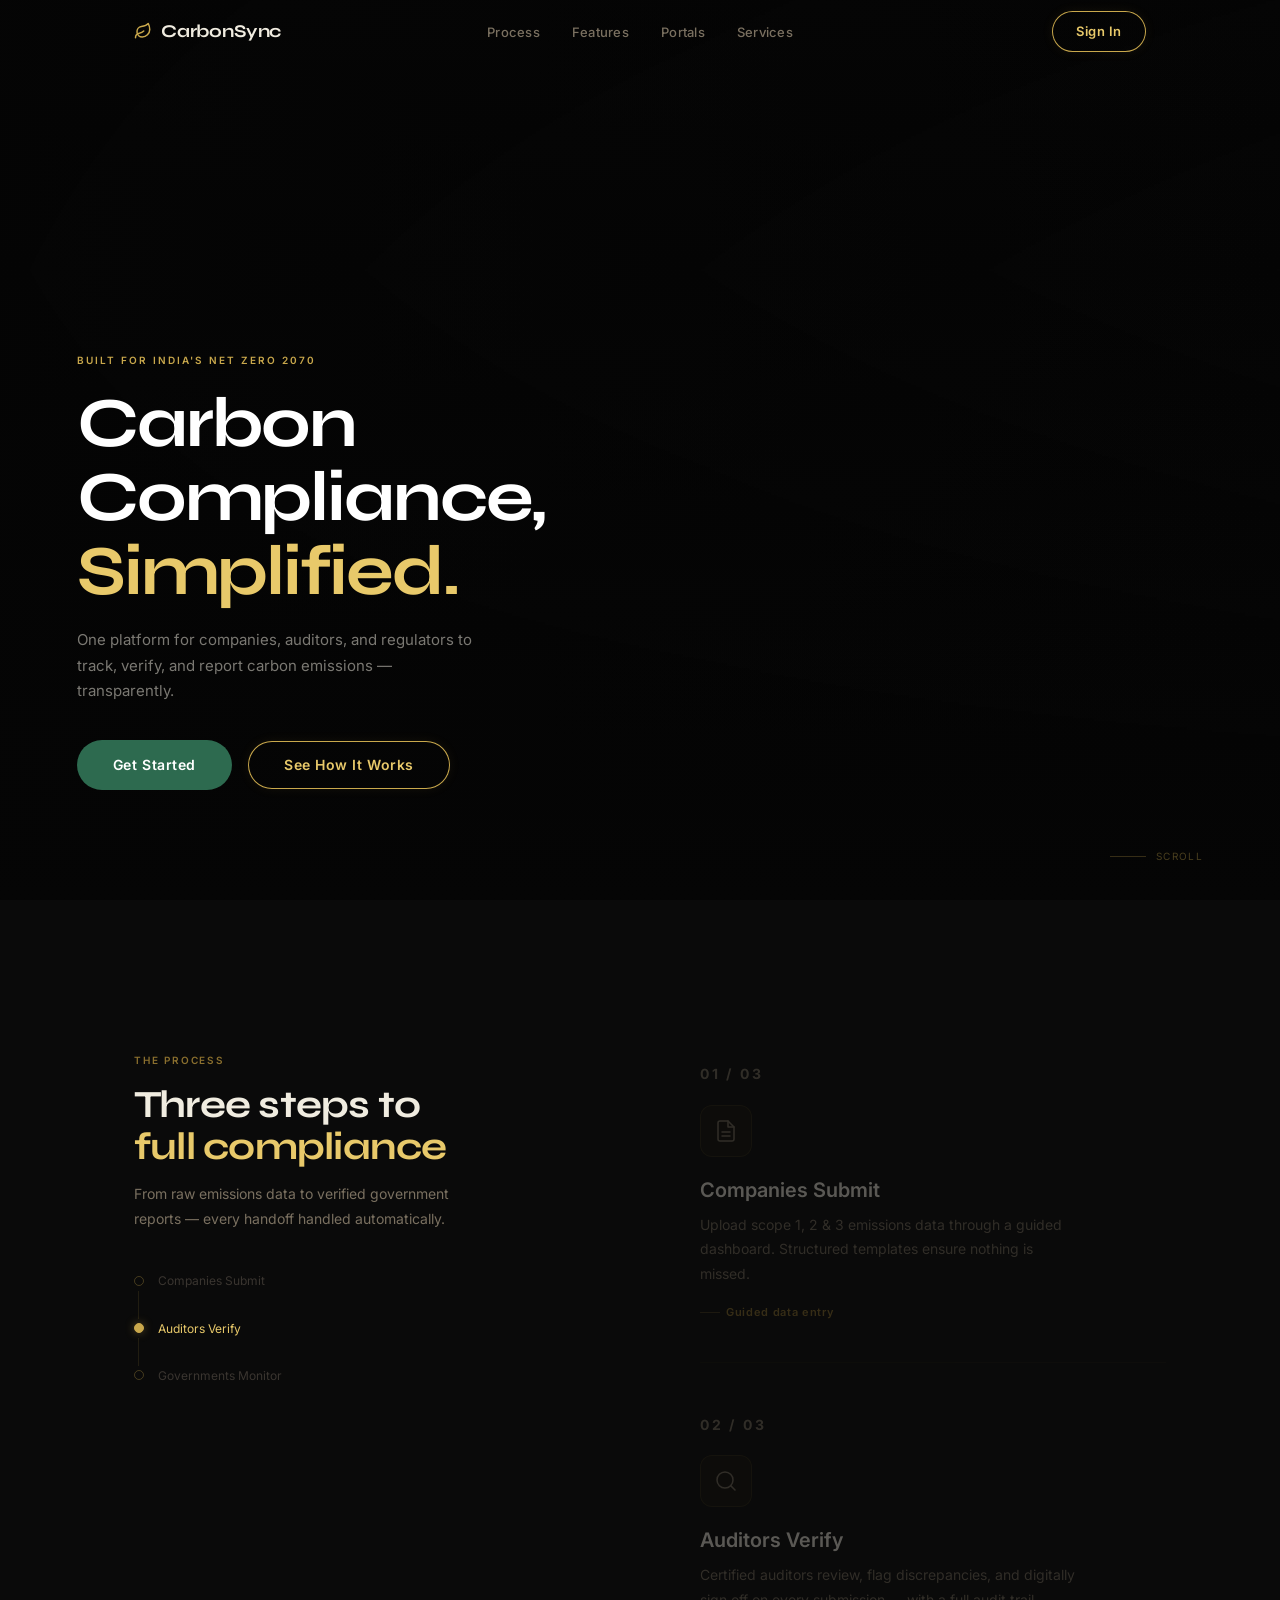
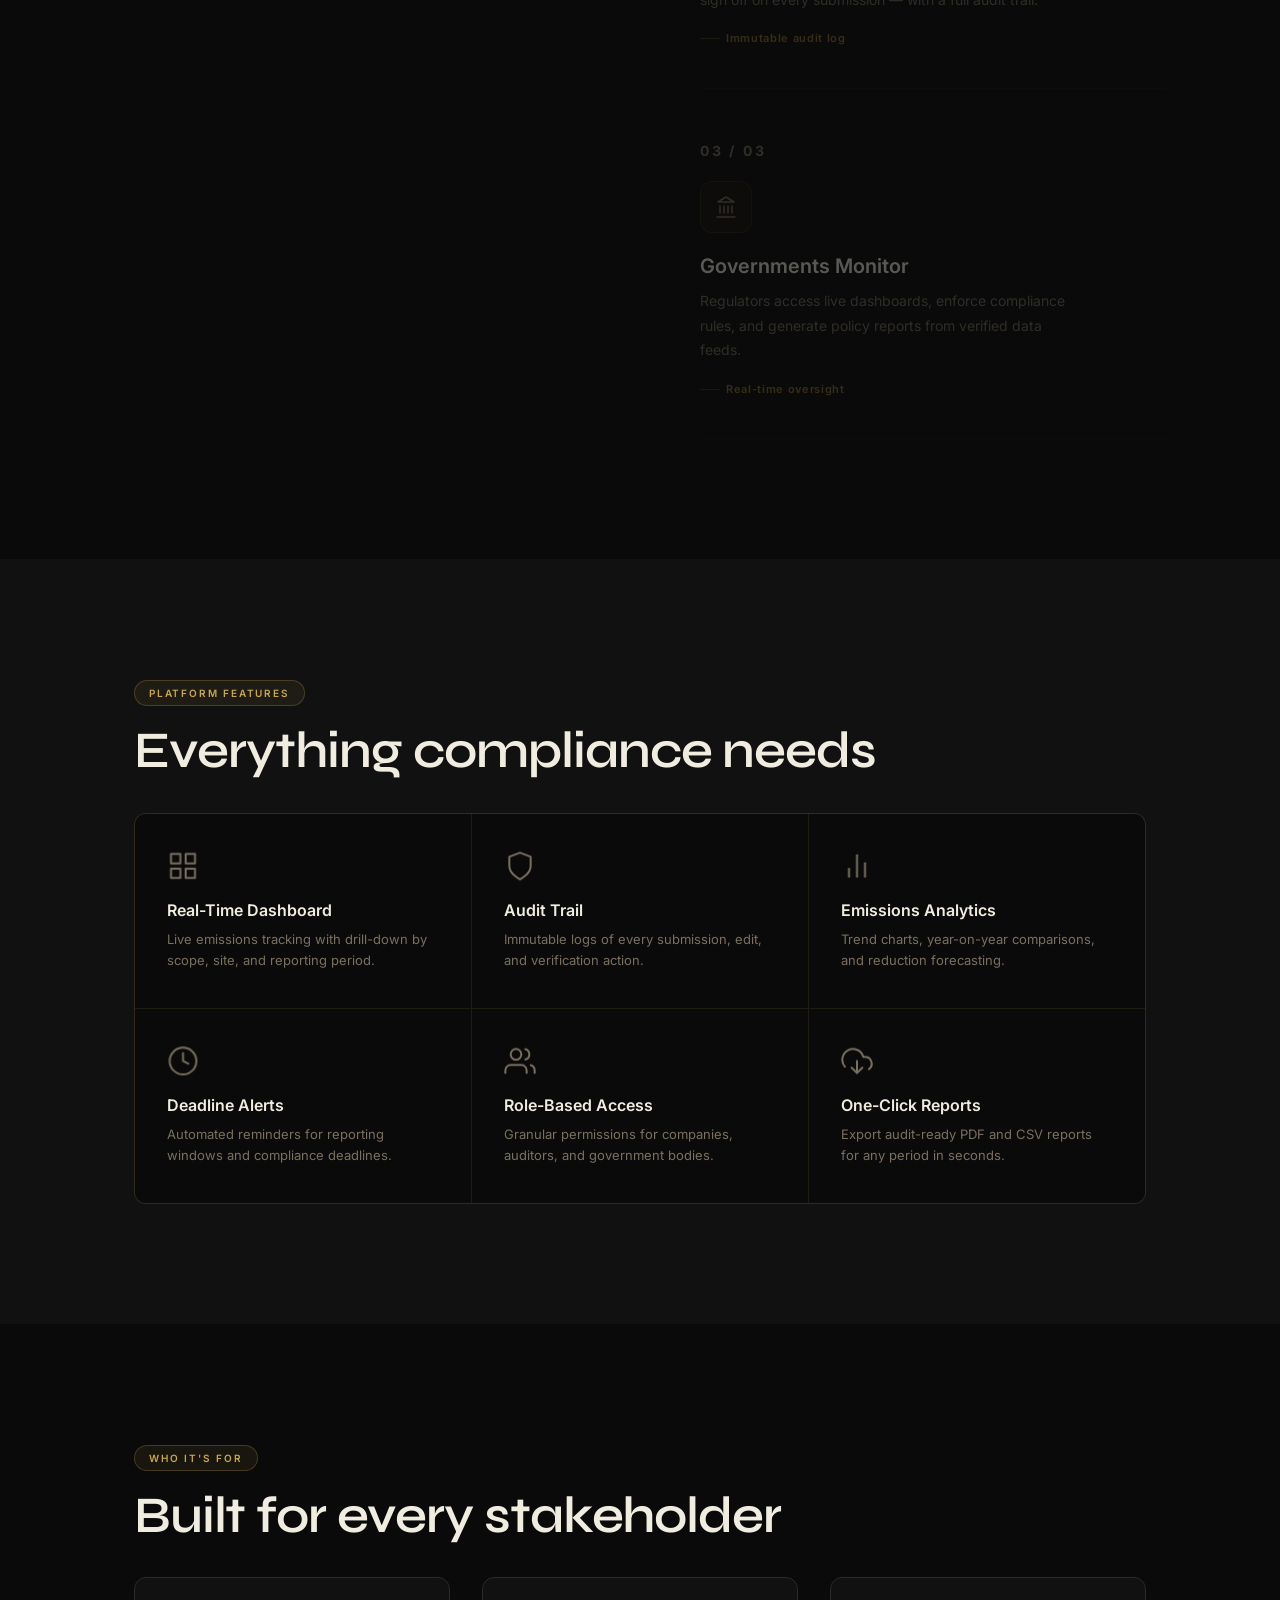
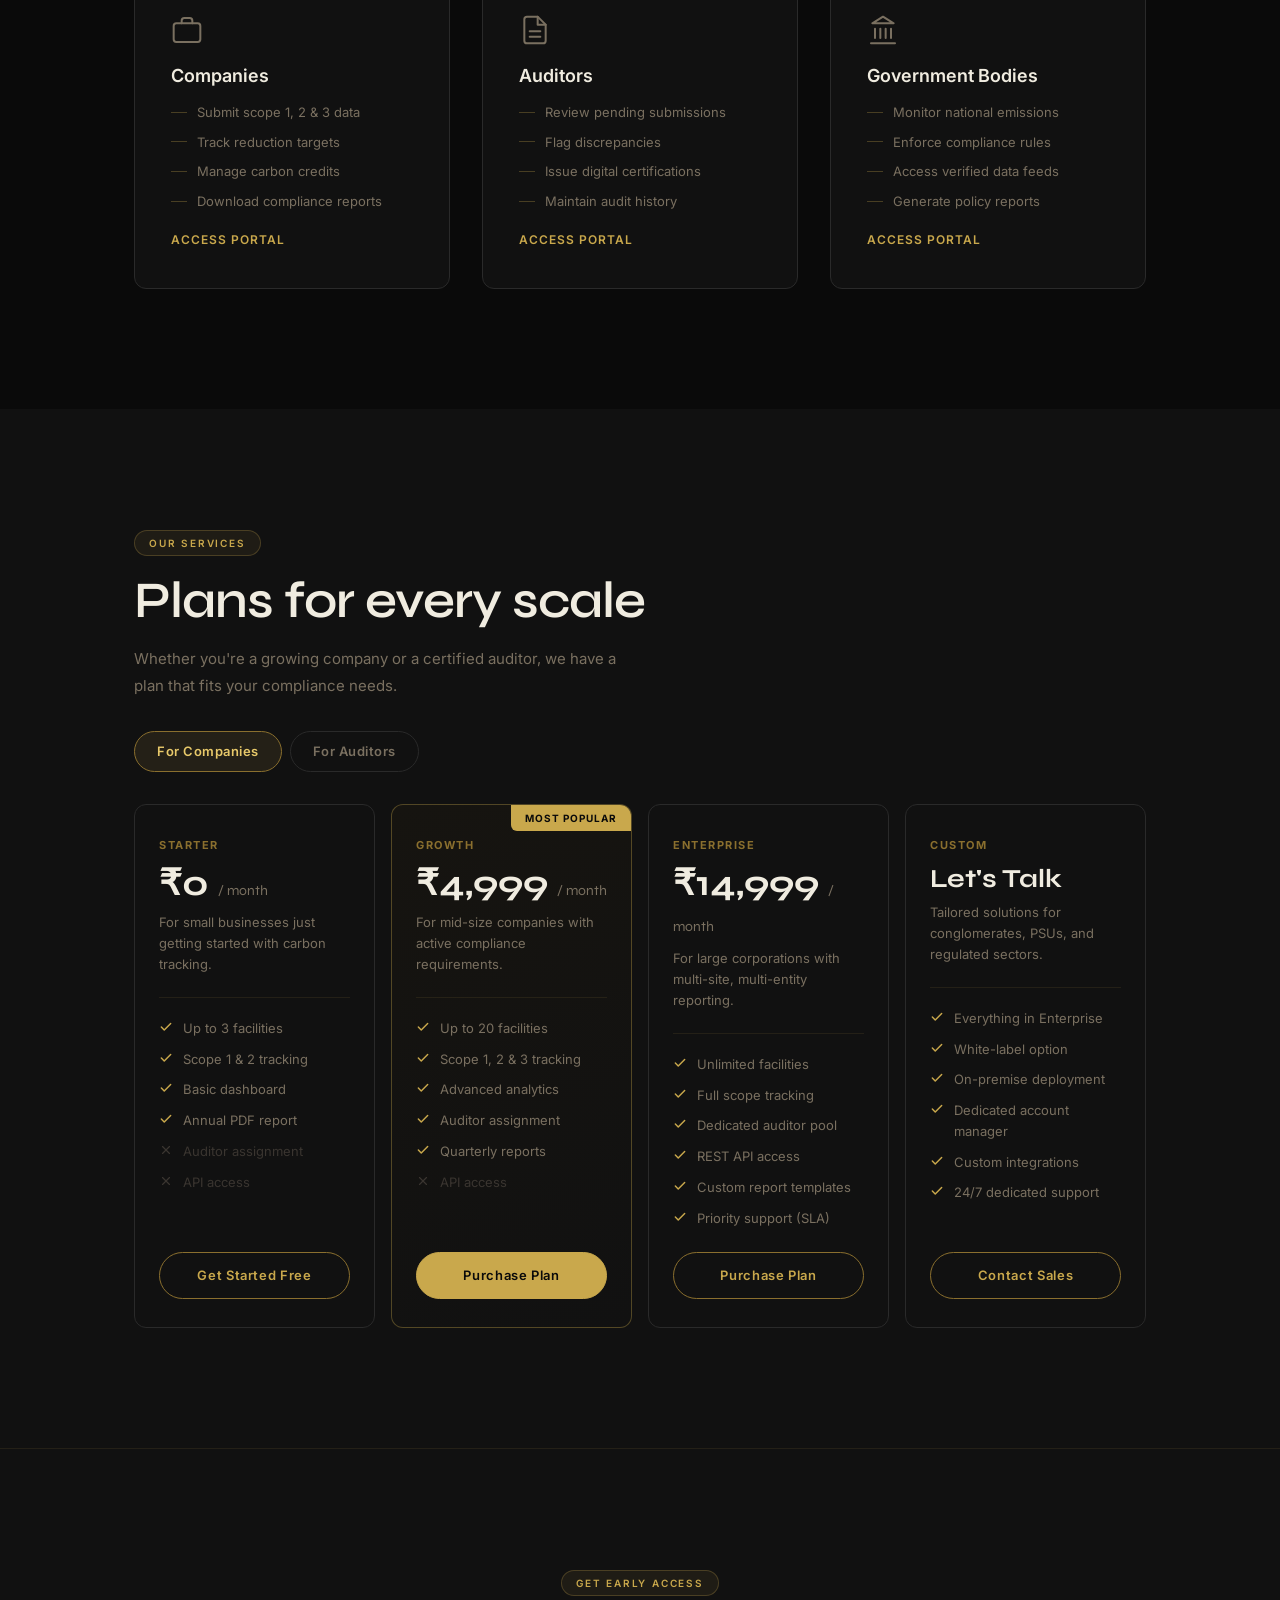
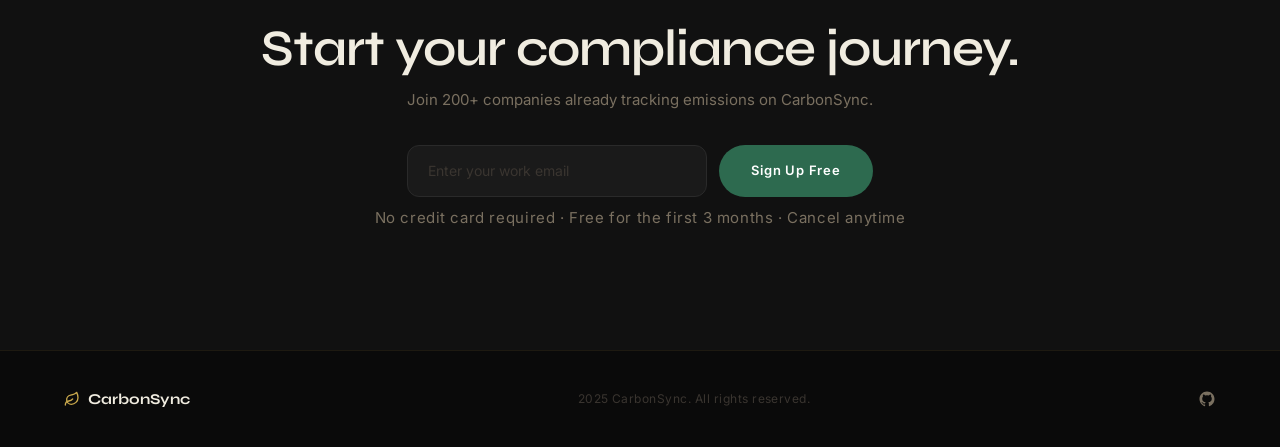
<file: frontend/index.html>
<!DOCTYPE html>
<html lang="en">
<head>
  <meta charset="UTF-8" />
  <meta name="viewport" content="width=device-width, initial-scale=1.0" />
  <title>CarbonSync — Carbon Compliance, Simplified.</title>
  <link rel="icon" type="image/svg+xml" href="data:image/svg+xml,%3Csvg xmlns='http://www.w3.org/2000/svg' viewBox='0 0 64 64'%3E%3Crect width='64' height='64' rx='14' fill='%230a0a0a'/%3E%3Crect width='64' height='64' rx='14' fill='none' stroke='%23c9a84c' stroke-width='2' opacity='0.4'/%3E%3Cg transform='translate(13,10) scale(1.58)' stroke='%23c9a84c' stroke-width='1.6' stroke-linecap='round' stroke-linejoin='round' fill='none'%3E%3Cpath d='M11 20A7 7 0 0 1 9.8 6.1C15.5 5 17 4.48 19 2c1 2 2 4.18 2 8 0 5.5-4.78 10-10 10z' fill='%23c9a84c' fill-opacity='0.15'/%3E%3Cpath d='M2 21c0-3 1.85-5.36 5.08-6C9.5 14.52 12 13 13 12'/%3E%3C/g%3E%3C/svg%3E" />
  <link rel="preconnect" href="https://fonts.googleapis.com" />
  <link rel="preconnect" href="https://fonts.gstatic.com" crossorigin />
  <link href="https://fonts.googleapis.com/css2?family=Syne:wght@400;600;700;800&family=Inter:wght@300;400;500;600&display=swap" rel="stylesheet" />
  <link rel="stylesheet" href="styles/variables.css" />
  <link rel="stylesheet" href="styles/base.css" />
  <link rel="stylesheet" href="styles/layout.css" />
  <link rel="stylesheet" href="styles/components.css" />
  <style>
    /* ── Hero ── */
    .hero { position:relative; width:100%; height:100vh; min-height:680px; overflow:hidden; background:#050505; }
    .hero__spline { position:absolute; top:-8%; left:-5%; width:110%; height:116%; border:none; pointer-events:none; opacity:0; transition:opacity 1.4s ease; }
    .hero__spline.loaded { opacity:1; }
    .hero__overlay {
      position:absolute; inset:0; pointer-events:none; z-index:1;
      background:
        linear-gradient(to right, rgba(5,5,5,0.82) 0%, rgba(5,5,5,0.4) 55%, rgba(5,5,5,0) 100%),
        linear-gradient(to bottom, rgba(5,5,5,0.4) 0%, rgba(5,5,5,0) 30%, rgba(5,5,5,0.85) 85%, rgba(5,5,5,1) 100%);
    }
    .hero__content {
      position:absolute; bottom:110px; left:0; right:0; padding:0 6vw; z-index:2;
      animation: heroIn 0.65s cubic-bezier(0.4,0,0.2,1) both;
    }
    @keyframes heroIn { from{opacity:0;transform:translateY(18px);} to{opacity:1;transform:translateY(0);} }
    .hero__eyebrow { font-size:10px; font-weight:600; letter-spacing:0.2em; text-transform:uppercase; color:var(--gold); margin-bottom:18px; }
    .hero__title { font-family:var(--font-display); font-size:clamp(44px,5.5vw,78px); font-weight:700; line-height:1.05; letter-spacing:-0.03em; color:#fff; max-width:600px; }
    .hero__title em { font-style:normal; color:var(--gold-light); }
    .hero__sub { margin-top:18px; font-size:15px; color:rgba(240,236,224,0.5); max-width:400px; line-height:1.7; }
    .hero__cta { display:flex; align-items:center; gap:16px; margin-top:36px; flex-wrap:wrap; }
    .hero__scroll { position:absolute; bottom:36px; right:6vw; display:flex; align-items:center; gap:10px; font-size:10px; letter-spacing:0.14em; text-transform:uppercase; color:rgba(201,168,76,0.35); z-index:2; }
    .hero__scroll-line { width:36px; height:1px; background:rgba(201,168,76,0.25); }

    /* ── Sections ── */
    .section { padding:var(--space-xl) 0; }
    .section--alt { background:var(--color-surface); }
    .section__header { margin-bottom:var(--space-md); }
    .section__sub { max-width:500px; margin-top:var(--space-sm); font-size:15px; color:var(--color-text-muted); line-height:1.75; }

    /* ── Steps — scroll-driven sticky layout ── */
    .process-wrap { display:grid; grid-template-columns:1fr 1fr; gap:80px; align-items:start; margin-top:var(--space-md); }
    .process-sticky { position:sticky; top:120px; }
    .process-sticky__label { font-size:10px; font-weight:600; letter-spacing:0.18em; text-transform:uppercase; color:var(--gold-dim); margin-bottom:16px; }
    .process-sticky__title { font-family:var(--font-display); font-size:clamp(28px,3vw,44px); font-weight:700; line-height:1.1; color:var(--color-text); }
    .process-sticky__title em { font-style:normal; color:var(--gold-light); }
    .process-sticky__sub { font-size:14px; color:var(--color-text-muted); margin-top:14px; line-height:1.75; max-width:340px; }
    .process-progress { margin-top:40px; display:flex; flex-direction:column; gap:0; }
    .process-dot { display:flex; align-items:center; gap:14px; cursor:pointer; }
    .process-dot__circle { width:10px; height:10px; border-radius:50%; border:1px solid rgba(201,168,76,0.3); background:transparent; flex-shrink:0; transition:var(--transition); }
    .process-dot.active .process-dot__circle { background:var(--gold); border-color:var(--gold); box-shadow:0 0 10px rgba(201,168,76,0.4); }
    .process-dot__text { font-size:12px; color:var(--color-text-dim); transition:var(--transition); }
    .process-dot.active .process-dot__text { color:var(--gold-light); }
    .process-dot-line { width:1px; height:28px; background:rgba(201,168,76,0.12); margin-left:4px; }

    .process-steps { display:flex; flex-direction:column; gap:0; }
    .step-card {
      padding:40px 0 40px;
      border-bottom:1px solid rgba(201,168,76,0.07);
      opacity:0.35;
      transform:translateX(20px);
      transition:opacity 0.5s ease, transform 0.5s ease;
    }
    .step-card:first-child { padding-top:0; }
    .step-card.in-view { opacity:1; transform:translateX(0); }
    .step-card__num { font-size:10px; font-weight:700; letter-spacing:0.2em; color:var(--gold-dim); margin-bottom:18px; }
    .step-card__icon-wrap {
      width:52px; height:52px;
      background:rgba(201,168,76,0.06);
      border:1px solid rgba(201,168,76,0.12);
      border-radius:var(--radius-md);
      display:flex; align-items:center; justify-content:center;
      margin-bottom:20px;
      color:var(--color-text-muted);
      transition:var(--transition);
    }
    .step-card.in-view .step-card__icon-wrap { color:var(--gold); border-color:rgba(201,168,76,0.3); background:rgba(201,168,76,0.1); }
    .step-card__icon-wrap svg { width:24px; height:24px; }
    .step-card h3 { font-size:20px; color:var(--color-text); }
    .step-card p { font-size:14px; margin-top:10px; color:var(--color-text-muted); line-height:1.75; max-width:380px; }
    .step-card__tag { display:inline-flex; align-items:center; gap:6px; margin-top:18px; font-size:11px; font-weight:600; letter-spacing:0.06em; color:var(--gold-dim); }
    .step-card__tag::before { content:''; width:20px; height:1px; background:rgba(201,168,76,0.3); }

    /* ── Features grid ── */

    /* ── Features grid ── */
    .features-grid { display:grid; grid-template-columns:repeat(3,1fr); gap:1px; background:rgba(201,168,76,0.08); border:1px solid rgba(201,168,76,0.1); border-radius:var(--radius-md); overflow:hidden; }
    .feature-cell { background:var(--color-bg); padding:36px 32px; transition:background 0.3s ease, transform 0.2s ease; transform-style:preserve-3d; will-change:transform; }
    .feature-cell:hover { background:var(--color-surface); }
    .feature-cell__icon { width:32px; height:32px; margin-bottom:18px; color:var(--color-text-muted); transition:color 0.3s ease; }
    .feature-cell:hover .feature-cell__icon { color:var(--gold); }
    .feature-cell h3 { font-size:16px; color:var(--color-text); }
    .feature-cell p { font-size:13px; margin-top:8px; color:var(--color-text-muted); line-height:1.65; }

    /* ── Role cards ── */
    .role-card { background:var(--color-surface); border-radius:var(--radius-md); padding:36px; border:1px solid var(--color-border); transition:var(--transition); position:relative; overflow:hidden; }
    .role-card::before { content:''; position:absolute; top:0; left:0; right:0; height:1px; background:linear-gradient(90deg, transparent, var(--gold), transparent); opacity:0; transition:opacity 0.3s; }
    .role-card:hover { border-color:rgba(201,168,76,0.25); transform:translateY(-4px); box-shadow:var(--shadow-hover); }
    .role-card:hover::before { opacity:1; }
    .role-card__icon { width:32px; height:32px; margin-bottom:18px; color:var(--color-text-muted); }
    .role-card h3 { font-size:18px; color:var(--color-text); }
    .role-card ul { margin:14px 0; display:flex; flex-direction:column; gap:9px; }
    .role-card ul li { font-size:13px; color:var(--color-text-muted); display:flex; align-items:center; gap:10px; }
    .role-card ul li::before { content:''; width:16px; height:1px; background:rgba(201,168,76,0.3); flex-shrink:0; }
    .role-card__link { font-size:12px; font-weight:600; letter-spacing:0.08em; text-transform:uppercase; color:var(--gold); transition:var(--transition); }
    .role-card__link:hover { color:var(--gold-light); }

    /* ── CTA section ── */
    .cta-section { background:var(--color-surface); padding:var(--space-xl) 0; text-align:center; border-top:1px solid rgba(201,168,76,0.1); }
    .cta-section h2 { color:var(--color-text); }
    .cta-section p { color:var(--color-text-muted); margin-top:var(--space-xs); font-size:15px; }
    .cta-form { display:flex; align-items:center; justify-content:center; gap:12px; margin-top:var(--space-md); flex-wrap:wrap; }
    .cta-form .input { max-width:300px; }
    .cta-form .btn-signup { height:52px; padding:0 32px; background:var(--green); color:#fff; font-weight:600; font-size:13px; letter-spacing:0.06em; border:none; border-radius:var(--radius-pill); cursor:pointer; transition:var(--transition); }
    .cta-form .btn-signup:hover { background:var(--green-light); transform:translateY(-2px); }
    .cta-trust { margin-top:var(--space-sm); font-size:12px; color:var(--color-text-dim); letter-spacing:0.04em; }

    /* ── Footer ── */
    .footer { padding:36px 5vw; border-top:1px solid rgba(201,168,76,0.1); display:flex; align-items:center; justify-content:space-between; background:var(--color-bg); }
    .footer__copy { font-size:12px; color:var(--color-text-dim); letter-spacing:0.04em; }

    /* ── Services / Pricing ── */
    .services-tabs { display:flex; align-items:center; gap:8px; margin-bottom:var(--space-md); }
    .services-tab { padding:9px 22px; border-radius:var(--radius-pill); font-size:13px; font-weight:600; letter-spacing:0.04em; cursor:pointer; border:1px solid var(--color-border); background:transparent; color:var(--color-text-muted); transition:var(--transition); }
    .services-tab.active { background:rgba(201,168,76,0.1); border-color:var(--gold-dim); color:var(--gold-light); }
    .services-tab:hover:not(.active) { border-color:rgba(201,168,76,0.2); color:var(--color-text); }

    .plans-row { display:grid; grid-template-columns:repeat(4,1fr); gap:16px; }
    .plan-card {
      background:var(--color-surface);
      border:1px solid var(--color-border);
      border-radius:var(--radius-md);
      padding:32px 24px 28px;
      display:flex; flex-direction:column;
      position:relative; overflow:hidden;
      transition:var(--transition);
    }
    .plan-card:hover { transform:translateY(-6px); box-shadow:var(--shadow-hover); border-color:rgba(201,168,76,0.2); }
    .plan-card--featured {
      border-color:rgba(201,168,76,0.35);
      background:linear-gradient(160deg, #161410 0%, var(--color-surface) 100%);
    }
    .plan-card--featured::before {
      content:'Most Popular';
      position:absolute; top:0; right:0;
      background:var(--gold); color:#0a0a0a;
      font-size:10px; font-weight:700; letter-spacing:0.1em; text-transform:uppercase;
      padding:5px 14px; border-bottom-left-radius:var(--radius-sm);
    }
    .plan-card__name { font-size:11px; font-weight:700; letter-spacing:0.14em; text-transform:uppercase; color:var(--gold-dim); margin-bottom:12px; }
    .plan-card__price { font-family:var(--font-display); font-size:36px; font-weight:700; color:var(--color-text); line-height:1; }
    .plan-card__price span { font-size:14px; font-weight:400; color:var(--color-text-muted); }
    .plan-card__desc { font-size:13px; color:var(--color-text-muted); margin:10px 0 22px; line-height:1.6; }
    .plan-card__divider { height:1px; background:rgba(201,168,76,0.1); margin-bottom:20px; }
    .plan-card__features { list-style:none; display:flex; flex-direction:column; gap:10px; flex:1; }
    .plan-card__features li { font-size:13px; color:var(--color-text-muted); display:flex; align-items:flex-start; gap:10px; }
    .plan-card__features li svg { width:14px; height:14px; color:var(--gold); flex-shrink:0; margin-top:2px; }
    .plan-card__features li.dim { color:var(--color-text-dim); }
    .plan-card__features li.dim svg { color:var(--color-text-dim); }
    .plan-card__cta {
      display:block; text-align:center;
      margin-top:24px; padding:12px 0;
      border-radius:var(--radius-pill);
      font-size:13px; font-weight:600; letter-spacing:0.05em;
      border:1px solid var(--gold-dim); color:var(--gold);
      transition:var(--transition); cursor:pointer;
      text-decoration:none;
    }
    .plan-card__cta:hover { background:rgba(201,168,76,0.1); border-color:var(--gold); color:var(--gold-light); }
    .plan-card--featured .plan-card__cta { background:var(--gold); color:#0a0a0a; border-color:var(--gold); }
    .plan-card--featured .plan-card__cta:hover { background:var(--gold-light); border-color:var(--gold-light); }

    .plans-panel { display:none; }
    .plans-panel.active { display:block; }

    @media(max-width:1024px) { .plans-row { grid-template-columns:repeat(2,1fr); } }
    @media(max-width:768px) {
      .process-wrap { grid-template-columns:1fr; gap:40px; }
      .process-sticky { position:static; }
      .process-progress { display:none; }
      .step-card { opacity:1; transform:none; }
      .features-grid { grid-template-columns:1fr; }
      .plans-row { grid-template-columns:1fr; }
      .footer { flex-direction:column; gap:var(--space-sm); text-align:center; }

      /* Hero */
      .hero__content { bottom:80px; padding:0 5vw; }
      .hero__title { font-size:clamp(36px,9vw,56px); }
      .hero__sub { font-size:14px; max-width:100%; }
      .hero__cta { gap:12px; }
      .hero__scroll { display:none; }

      /* Sections */
      .section { padding:var(--space-lg) 0; }
      .section__header { margin-bottom:var(--space-sm); }

      /* Role cards */
      .role-card { padding:24px; }

      /* CTA form */
      .cta-form { flex-direction:column; align-items:stretch; }
      .cta-form .input { max-width:100%; }
      .cta-form .btn-signup { width:100%; }
    }

    @media(max-width:480px) {
      .hero__title { font-size:clamp(32px,10vw,48px); }
      .hero__content { bottom:60px; }
    }
  </style>
</head>
<body>

<!-- NAVBAR -->
<nav class="navbar" id="navbar">
  <div class="container flex-between" style="width:100%;">
    <a href="#" class="navbar__logo" style="display:flex;align-items:center;gap:9px;">
      <svg width="18" height="18" viewBox="0 0 24 24" fill="none" stroke="currentColor" stroke-width="2" stroke-linecap="round" stroke-linejoin="round" style="color:var(--gold);">
        <path d="M11 20A7 7 0 0 1 9.8 6.1C15.5 5 17 4.48 19 2c1 2 2 4.18 2 8 0 5.5-4.78 10-10 10z"/>
        <path d="M2 21c0-3 1.85-5.36 5.08-6C9.5 14.52 12 13 13 12"/>
      </svg>
      CarbonSync
    </a>
    <ul class="navbar__links" style="position:absolute;left:50%;transform:translateX(-50%);">
      <li><a href="#how-it-works">Process</a></li>
      <li><a href="#features">Features</a></li>
      <li><a href="#portals">Portals</a></li>
      <li><a href="#services">Services</a></li>
    </ul>
    <a href="pages/login.html" class="btn-ghost" style="padding:10px 24px;font-size:13px;">Sign In</a>
    <button class="navbar__hamburger" id="hamburger" aria-label="Open menu">
      <span></span><span></span><span></span>
    </button>
  </div>
</nav>

<!-- Mobile nav drawer -->
<div class="navbar__drawer" id="nav-drawer">
  <a href="#how-it-works" onclick="closeDrawer()">Process</a>
  <a href="#features" onclick="closeDrawer()">Features</a>
  <a href="#portals" onclick="closeDrawer()">Portals</a>
  <a href="#services" onclick="closeDrawer()">Services</a>
  <a href="pages/login.html" class="btn-primary" style="margin-top:8px;text-align:center;display:block;">Sign In</a>
</div>

<!-- HERO -->
<section class="hero">
  <iframe class="hero__spline" src="https://my.spline.design/theeternalarc-JA1ld4abg0mpn0dML2IbqdUZ-bbD/" title="3D hero" loading="eager" allow="autoplay"></iframe>
  <div class="hero__overlay"></div>
  <div class="hero__content">
    <p class="hero__eyebrow">Built for India's Net Zero 2070</p>
    <h1 class="hero__title">Carbon Compliance,<br /><em>Simplified.</em></h1>
    <p class="hero__sub">One platform for companies, auditors, and regulators to track, verify, and report carbon emissions — transparently.</p>
    <div class="hero__cta">
      <a href="#signup" class="btn-primary">Get Started</a>
      <a href="#how-it-works" class="btn-ghost">See How It Works</a>
    </div>
  </div>
  <div class="hero__scroll">
    <span class="hero__scroll-line"></span>
    <span>Scroll</span>
  </div>
</section>

<!-- HOW IT WORKS -->
<section class="section" id="how-it-works">
  <div class="container">
    <div class="process-wrap">

      <!-- Left: sticky heading + progress dots -->
      <div class="process-sticky reveal">
        <div class="process-sticky__label">The Process</div>
        <h2 class="process-sticky__title">Three steps to<br/><em>full compliance</em></h2>
        <p class="process-sticky__sub">From raw emissions data to verified government reports — every handoff handled automatically.</p>
        <div class="process-progress" id="process-progress">
          <div class="process-dot active" data-step="0">
            <div class="process-dot__circle"></div>
            <span class="process-dot__text">Companies Submit</span>
          </div>
          <div class="process-dot-line"></div>
          <div class="process-dot" data-step="1">
            <div class="process-dot__circle"></div>
            <span class="process-dot__text">Auditors Verify</span>
          </div>
          <div class="process-dot-line"></div>
          <div class="process-dot" data-step="2">
            <div class="process-dot__circle"></div>
            <span class="process-dot__text">Governments Monitor</span>
          </div>
        </div>
      </div>

      <!-- Right: scrollable step cards -->
      <div class="process-steps" id="process-steps">

        <div class="step-card" data-step="0">
          <p class="step-card__num">01 / 03</p>
          <div class="step-card__icon-wrap">
            <svg viewBox="0 0 24 24" fill="none" stroke="currentColor" stroke-width="1.5" stroke-linecap="round" stroke-linejoin="round"><path d="M14 2H6a2 2 0 0 0-2 2v16a2 2 0 0 0 2 2h12a2 2 0 0 0 2-2V8z"/><polyline points="14 2 14 8 20 8"/><line x1="16" y1="13" x2="8" y2="13"/><line x1="16" y1="17" x2="8" y2="17"/></svg>
          </div>
          <h3>Companies Submit</h3>
          <p>Upload scope 1, 2 &amp; 3 emissions data through a guided dashboard. Structured templates ensure nothing is missed.</p>
          <span class="step-card__tag">Guided data entry</span>
        </div>

        <div class="step-card" data-step="1">
          <p class="step-card__num">02 / 03</p>
          <div class="step-card__icon-wrap">
            <svg viewBox="0 0 24 24" fill="none" stroke="currentColor" stroke-width="1.5" stroke-linecap="round" stroke-linejoin="round"><circle cx="11" cy="11" r="8"/><line x1="21" y1="21" x2="16.65" y2="16.65"/></svg>
          </div>
          <h3>Auditors Verify</h3>
          <p>Certified auditors review, flag discrepancies, and digitally sign off on every submission — with a full audit trail.</p>
          <span class="step-card__tag">Immutable audit log</span>
        </div>

        <div class="step-card" data-step="2">
          <p class="step-card__num">03 / 03</p>
          <div class="step-card__icon-wrap">
            <svg viewBox="0 0 24 24" fill="none" stroke="currentColor" stroke-width="1.5" stroke-linecap="round" stroke-linejoin="round"><line x1="3" y1="22" x2="21" y2="22"/><line x1="6" y1="18" x2="6" y2="11"/><line x1="10" y1="18" x2="10" y2="11"/><line x1="14" y1="18" x2="14" y2="11"/><line x1="18" y1="18" x2="18" y2="11"/><polygon points="12 2 20 7 4 7"/></svg>
          </div>
          <h3>Governments Monitor</h3>
          <p>Regulators access live dashboards, enforce compliance rules, and generate policy reports from verified data feeds.</p>
          <span class="step-card__tag">Real-time oversight</span>
        </div>

      </div>
    </div>
  </div>
</section>

<!-- FEATURES -->
<section class="section section--alt" id="features">
  <div class="container">
    <div class="section__header reveal">
      <div class="section-label"><span>Platform Features</span></div>
      <h2>Everything compliance needs</h2>
    </div>
    <div class="features-grid" style="margin-top:var(--space-md);" data-stagger>
      <div class="feature-cell reveal">
        <svg class="feature-cell__icon" viewBox="0 0 24 24" fill="none" stroke="currentColor" stroke-width="1.5" stroke-linecap="round" stroke-linejoin="round"><rect x="3" y="3" width="7" height="7"/><rect x="14" y="3" width="7" height="7"/><rect x="14" y="14" width="7" height="7"/><rect x="3" y="14" width="7" height="7"/></svg>
        <h3>Real-Time Dashboard</h3>
        <p>Live emissions tracking with drill-down by scope, site, and reporting period.</p>
      </div>
      <div class="feature-cell reveal">
        <svg class="feature-cell__icon" viewBox="0 0 24 24" fill="none" stroke="currentColor" stroke-width="1.5" stroke-linecap="round" stroke-linejoin="round"><path d="M12 22s8-4 8-10V5l-8-3-8 3v7c0 6 8 10 8 10z"/></svg>
        <h3>Audit Trail</h3>
        <p>Immutable logs of every submission, edit, and verification action.</p>
      </div>
      <div class="feature-cell reveal">
        <svg class="feature-cell__icon" viewBox="0 0 24 24" fill="none" stroke="currentColor" stroke-width="1.5" stroke-linecap="round" stroke-linejoin="round"><line x1="18" y1="20" x2="18" y2="10"/><line x1="12" y1="20" x2="12" y2="4"/><line x1="6" y1="20" x2="6" y2="14"/></svg>
        <h3>Emissions Analytics</h3>
        <p>Trend charts, year-on-year comparisons, and reduction forecasting.</p>
      </div>
      <div class="feature-cell reveal">
        <svg class="feature-cell__icon" viewBox="0 0 24 24" fill="none" stroke="currentColor" stroke-width="1.5" stroke-linecap="round" stroke-linejoin="round"><circle cx="12" cy="12" r="10"/><polyline points="12 6 12 12 16 14"/></svg>
        <h3>Deadline Alerts</h3>
        <p>Automated reminders for reporting windows and compliance deadlines.</p>
      </div>
      <div class="feature-cell reveal">
        <svg class="feature-cell__icon" viewBox="0 0 24 24" fill="none" stroke="currentColor" stroke-width="1.5" stroke-linecap="round" stroke-linejoin="round"><path d="M17 21v-2a4 4 0 0 0-4-4H5a4 4 0 0 0-4 4v2"/><circle cx="9" cy="7" r="4"/><path d="M23 21v-2a4 4 0 0 0-3-3.87"/><path d="M16 3.13a4 4 0 0 1 0 7.75"/></svg>
        <h3>Role-Based Access</h3>
        <p>Granular permissions for companies, auditors, and government bodies.</p>
      </div>
      <div class="feature-cell reveal">
        <svg class="feature-cell__icon" viewBox="0 0 24 24" fill="none" stroke="currentColor" stroke-width="1.5" stroke-linecap="round" stroke-linejoin="round"><polyline points="8 17 12 21 16 17"/><line x1="12" y1="12" x2="12" y2="21"/><path d="M20.88 18.09A5 5 0 0 0 18 9h-1.26A8 8 0 1 0 3 16.29"/></svg>
        <h3>One-Click Reports</h3>
        <p>Export audit-ready PDF and CSV reports for any period in seconds.</p>
      </div>
    </div>
  </div>
</section>

<!-- PORTALS -->
<section class="section" id="portals">
  <div class="container">
    <div class="section__header reveal">
      <div class="section-label"><span>Who It's For</span></div>
      <h2>Built for every stakeholder</h2>
    </div>
    <div class="grid-3 reveal" style="margin-top:var(--space-md);" data-stagger>
      <div class="role-card reveal">
        <svg class="role-card__icon" viewBox="0 0 24 24" fill="none" stroke="currentColor" stroke-width="1.5" stroke-linecap="round" stroke-linejoin="round"><rect x="2" y="7" width="20" height="14" rx="2"/><path d="M16 7V5a2 2 0 0 0-2-2h-4a2 2 0 0 0-2 2v2"/></svg>
        <h3>Companies</h3>
        <ul>
          <li>Submit scope 1, 2 &amp; 3 data</li>
          <li>Track reduction targets</li>
          <li>Manage carbon credits</li>
          <li>Download compliance reports</li>
        </ul>
        <a href="pages/login-company.html" class="role-card__link">Access Portal</a>
      </div>
      <div class="role-card reveal">
        <svg class="role-card__icon" viewBox="0 0 24 24" fill="none" stroke="currentColor" stroke-width="1.5" stroke-linecap="round" stroke-linejoin="round"><path d="M14 2H6a2 2 0 0 0-2 2v16a2 2 0 0 0 2 2h12a2 2 0 0 0 2-2V8z"/><polyline points="14 2 14 8 20 8"/><line x1="16" y1="13" x2="8" y2="13"/><line x1="16" y1="17" x2="8" y2="17"/></svg>
        <h3>Auditors</h3>
        <ul>
          <li>Review pending submissions</li>
          <li>Flag discrepancies</li>
          <li>Issue digital certifications</li>
          <li>Maintain audit history</li>
        </ul>
        <a href="pages/login-auditor.html" class="role-card__link">Access Portal</a>
      </div>
      <div class="role-card reveal">
        <svg class="role-card__icon" viewBox="0 0 24 24" fill="none" stroke="currentColor" stroke-width="1.5" stroke-linecap="round" stroke-linejoin="round"><line x1="3" y1="22" x2="21" y2="22"/><line x1="6" y1="18" x2="6" y2="11"/><line x1="10" y1="18" x2="10" y2="11"/><line x1="14" y1="18" x2="14" y2="11"/><line x1="18" y1="18" x2="18" y2="11"/><polygon points="12 2 20 7 4 7"/></svg>
        <h3>Government Bodies</h3>
        <ul>
          <li>Monitor national emissions</li>
          <li>Enforce compliance rules</li>
          <li>Access verified data feeds</li>
          <li>Generate policy reports</li>
        </ul>
        <a href="pages/login-govt.html" class="role-card__link">Access Portal</a>
      </div>
    </div>
  </div>
</section>

<!-- OUR SERVICES -->
<section class="section section--alt" id="services">
  <div class="container">
    <div class="section__header reveal">
      <div class="section-label"><span>Our Services</span></div>
      <h2>Plans for every scale</h2>
      <p class="section__sub">Whether you're a growing company or a certified auditor, we have a plan that fits your compliance needs.</p>
    </div>

    <!-- Tabs -->
    <div class="services-tabs reveal" style="margin-top:var(--space-md);">
      <button class="services-tab active" onclick="switchTab('companies', this)">For Companies</button>
      <button class="services-tab" onclick="switchTab('auditors', this)">For Auditors</button>
    </div>

    <!-- Companies Plans -->
    <div class="plans-panel active" id="panel-companies">
      <div class="plans-row reveal" data-stagger>

        <div class="plan-card reveal">
          <div class="plan-card__name">Starter</div>
          <div class="plan-card__price">₹0 <span>/ month</span></div>
          <div class="plan-card__desc">For small businesses just getting started with carbon tracking.</div>
          <div class="plan-card__divider"></div>
          <ul class="plan-card__features">
            <li><svg viewBox="0 0 24 24" fill="none" stroke="currentColor" stroke-width="2.5" stroke-linecap="round" stroke-linejoin="round"><polyline points="20 6 9 17 4 12"/></svg>Up to 3 facilities</li>
            <li><svg viewBox="0 0 24 24" fill="none" stroke="currentColor" stroke-width="2.5" stroke-linecap="round" stroke-linejoin="round"><polyline points="20 6 9 17 4 12"/></svg>Scope 1 &amp; 2 tracking</li>
            <li><svg viewBox="0 0 24 24" fill="none" stroke="currentColor" stroke-width="2.5" stroke-linecap="round" stroke-linejoin="round"><polyline points="20 6 9 17 4 12"/></svg>Basic dashboard</li>
            <li><svg viewBox="0 0 24 24" fill="none" stroke="currentColor" stroke-width="2.5" stroke-linecap="round" stroke-linejoin="round"><polyline points="20 6 9 17 4 12"/></svg>Annual PDF report</li>
            <li class="dim"><svg viewBox="0 0 24 24" fill="none" stroke="currentColor" stroke-width="2" stroke-linecap="round" stroke-linejoin="round"><line x1="18" y1="6" x2="6" y2="18"/><line x1="6" y1="6" x2="18" y2="18"/></svg>Auditor assignment</li>
            <li class="dim"><svg viewBox="0 0 24 24" fill="none" stroke="currentColor" stroke-width="2" stroke-linecap="round" stroke-linejoin="round"><line x1="18" y1="6" x2="6" y2="18"/><line x1="6" y1="6" x2="18" y2="18"/></svg>API access</li>
          </ul>
          <a href="#signup" class="plan-card__cta">Get Started Free</a>
        </div>

        <div class="plan-card plan-card--featured reveal">
          <div class="plan-card__name">Growth</div>
          <div class="plan-card__price">₹4,999 <span>/ month</span></div>
          <div class="plan-card__desc">For mid-size companies with active compliance requirements.</div>
          <div class="plan-card__divider"></div>
          <ul class="plan-card__features">
            <li><svg viewBox="0 0 24 24" fill="none" stroke="currentColor" stroke-width="2.5" stroke-linecap="round" stroke-linejoin="round"><polyline points="20 6 9 17 4 12"/></svg>Up to 20 facilities</li>
            <li><svg viewBox="0 0 24 24" fill="none" stroke="currentColor" stroke-width="2.5" stroke-linecap="round" stroke-linejoin="round"><polyline points="20 6 9 17 4 12"/></svg>Scope 1, 2 &amp; 3 tracking</li>
            <li><svg viewBox="0 0 24 24" fill="none" stroke="currentColor" stroke-width="2.5" stroke-linecap="round" stroke-linejoin="round"><polyline points="20 6 9 17 4 12"/></svg>Advanced analytics</li>
            <li><svg viewBox="0 0 24 24" fill="none" stroke="currentColor" stroke-width="2.5" stroke-linecap="round" stroke-linejoin="round"><polyline points="20 6 9 17 4 12"/></svg>Auditor assignment</li>
            <li><svg viewBox="0 0 24 24" fill="none" stroke="currentColor" stroke-width="2.5" stroke-linecap="round" stroke-linejoin="round"><polyline points="20 6 9 17 4 12"/></svg>Quarterly reports</li>
            <li class="dim"><svg viewBox="0 0 24 24" fill="none" stroke="currentColor" stroke-width="2" stroke-linecap="round" stroke-linejoin="round"><line x1="18" y1="6" x2="6" y2="18"/><line x1="6" y1="6" x2="18" y2="18"/></svg>API access</li>
          </ul>
          <a href="#signup" class="plan-card__cta">Purchase Plan</a>
        </div>

        <div class="plan-card reveal">
          <div class="plan-card__name">Enterprise</div>
          <div class="plan-card__price">₹14,999 <span>/ month</span></div>
          <div class="plan-card__desc">For large corporations with multi-site, multi-entity reporting.</div>
          <div class="plan-card__divider"></div>
          <ul class="plan-card__features">
            <li><svg viewBox="0 0 24 24" fill="none" stroke="currentColor" stroke-width="2.5" stroke-linecap="round" stroke-linejoin="round"><polyline points="20 6 9 17 4 12"/></svg>Unlimited facilities</li>
            <li><svg viewBox="0 0 24 24" fill="none" stroke="currentColor" stroke-width="2.5" stroke-linecap="round" stroke-linejoin="round"><polyline points="20 6 9 17 4 12"/></svg>Full scope tracking</li>
            <li><svg viewBox="0 0 24 24" fill="none" stroke="currentColor" stroke-width="2.5" stroke-linecap="round" stroke-linejoin="round"><polyline points="20 6 9 17 4 12"/></svg>Dedicated auditor pool</li>
            <li><svg viewBox="0 0 24 24" fill="none" stroke="currentColor" stroke-width="2.5" stroke-linecap="round" stroke-linejoin="round"><polyline points="20 6 9 17 4 12"/></svg>REST API access</li>
            <li><svg viewBox="0 0 24 24" fill="none" stroke="currentColor" stroke-width="2.5" stroke-linecap="round" stroke-linejoin="round"><polyline points="20 6 9 17 4 12"/></svg>Custom report templates</li>
            <li><svg viewBox="0 0 24 24" fill="none" stroke="currentColor" stroke-width="2.5" stroke-linecap="round" stroke-linejoin="round"><polyline points="20 6 9 17 4 12"/></svg>Priority support (SLA)</li>
          </ul>
          <a href="#signup" class="plan-card__cta">Purchase Plan</a>
        </div>

        <div class="plan-card reveal">
          <div class="plan-card__name">Custom</div>
          <div class="plan-card__price" style="font-size:26px;">Let's Talk</div>
          <div class="plan-card__desc">Tailored solutions for conglomerates, PSUs, and regulated sectors.</div>
          <div class="plan-card__divider"></div>
          <ul class="plan-card__features">
            <li><svg viewBox="0 0 24 24" fill="none" stroke="currentColor" stroke-width="2.5" stroke-linecap="round" stroke-linejoin="round"><polyline points="20 6 9 17 4 12"/></svg>Everything in Enterprise</li>
            <li><svg viewBox="0 0 24 24" fill="none" stroke="currentColor" stroke-width="2.5" stroke-linecap="round" stroke-linejoin="round"><polyline points="20 6 9 17 4 12"/></svg>White-label option</li>
            <li><svg viewBox="0 0 24 24" fill="none" stroke="currentColor" stroke-width="2.5" stroke-linecap="round" stroke-linejoin="round"><polyline points="20 6 9 17 4 12"/></svg>On-premise deployment</li>
            <li><svg viewBox="0 0 24 24" fill="none" stroke="currentColor" stroke-width="2.5" stroke-linecap="round" stroke-linejoin="round"><polyline points="20 6 9 17 4 12"/></svg>Dedicated account manager</li>
            <li><svg viewBox="0 0 24 24" fill="none" stroke="currentColor" stroke-width="2.5" stroke-linecap="round" stroke-linejoin="round"><polyline points="20 6 9 17 4 12"/></svg>Custom integrations</li>
            <li><svg viewBox="0 0 24 24" fill="none" stroke="currentColor" stroke-width="2.5" stroke-linecap="round" stroke-linejoin="round"><polyline points="20 6 9 17 4 12"/></svg>24/7 dedicated support</li>
          </ul>
          <a href="mailto:sales@carbonsync.in" class="plan-card__cta">Contact Sales</a>
        </div>

      </div>
    </div>

    <!-- Auditors Plans -->
    <div class="plans-panel" id="panel-auditors">
      <div class="plans-row reveal" data-stagger>

        <div class="plan-card reveal">
          <div class="plan-card__name">Basic</div>
          <div class="plan-card__price">₹0 <span>/ month</span></div>
          <div class="plan-card__desc">For independent auditors handling a small client base.</div>
          <div class="plan-card__divider"></div>
          <ul class="plan-card__features">
            <li><svg viewBox="0 0 24 24" fill="none" stroke="currentColor" stroke-width="2.5" stroke-linecap="round" stroke-linejoin="round"><polyline points="20 6 9 17 4 12"/></svg>Up to 5 active clients</li>
            <li><svg viewBox="0 0 24 24" fill="none" stroke="currentColor" stroke-width="2.5" stroke-linecap="round" stroke-linejoin="round"><polyline points="20 6 9 17 4 12"/></svg>Review &amp; flag submissions</li>
            <li><svg viewBox="0 0 24 24" fill="none" stroke="currentColor" stroke-width="2.5" stroke-linecap="round" stroke-linejoin="round"><polyline points="20 6 9 17 4 12"/></svg>Digital sign-off</li>
            <li><svg viewBox="0 0 24 24" fill="none" stroke="currentColor" stroke-width="2.5" stroke-linecap="round" stroke-linejoin="round"><polyline points="20 6 9 17 4 12"/></svg>Audit history log</li>
            <li class="dim"><svg viewBox="0 0 24 24" fill="none" stroke="currentColor" stroke-width="2" stroke-linecap="round" stroke-linejoin="round"><line x1="18" y1="6" x2="6" y2="18"/><line x1="6" y1="6" x2="18" y2="18"/></svg>Priority client matching</li>
            <li class="dim"><svg viewBox="0 0 24 24" fill="none" stroke="currentColor" stroke-width="2" stroke-linecap="round" stroke-linejoin="round"><line x1="18" y1="6" x2="6" y2="18"/><line x1="6" y1="6" x2="18" y2="18"/></svg>Certification badge</li>
          </ul>
          <a href="#signup" class="plan-card__cta">Get Started Free</a>
        </div>

        <div class="plan-card plan-card--featured reveal">
          <div class="plan-card__name">Professional</div>
          <div class="plan-card__price">₹2,999 <span>/ month</span></div>
          <div class="plan-card__desc">For certified auditors managing multiple corporate clients.</div>
          <div class="plan-card__divider"></div>
          <ul class="plan-card__features">
            <li><svg viewBox="0 0 24 24" fill="none" stroke="currentColor" stroke-width="2.5" stroke-linecap="round" stroke-linejoin="round"><polyline points="20 6 9 17 4 12"/></svg>Up to 25 active clients</li>
            <li><svg viewBox="0 0 24 24" fill="none" stroke="currentColor" stroke-width="2.5" stroke-linecap="round" stroke-linejoin="round"><polyline points="20 6 9 17 4 12"/></svg>Priority client matching</li>
            <li><svg viewBox="0 0 24 24" fill="none" stroke="currentColor" stroke-width="2.5" stroke-linecap="round" stroke-linejoin="round"><polyline points="20 6 9 17 4 12"/></svg>Verified badge on profile</li>
            <li><svg viewBox="0 0 24 24" fill="none" stroke="currentColor" stroke-width="2.5" stroke-linecap="round" stroke-linejoin="round"><polyline points="20 6 9 17 4 12"/></svg>Bulk review tools</li>
            <li><svg viewBox="0 0 24 24" fill="none" stroke="currentColor" stroke-width="2.5" stroke-linecap="round" stroke-linejoin="round"><polyline points="20 6 9 17 4 12"/></svg>Exportable audit reports</li>
            <li class="dim"><svg viewBox="0 0 24 24" fill="none" stroke="currentColor" stroke-width="2" stroke-linecap="round" stroke-linejoin="round"><line x1="18" y1="6" x2="6" y2="18"/><line x1="6" y1="6" x2="18" y2="18"/></svg>Firm-level dashboard</li>
          </ul>
          <a href="#signup" class="plan-card__cta">Purchase Plan</a>
        </div>

        <div class="plan-card reveal">
          <div class="plan-card__name">Firm</div>
          <div class="plan-card__price">₹8,999 <span>/ month</span></div>
          <div class="plan-card__desc">For audit firms with multiple auditors and large client portfolios.</div>
          <div class="plan-card__divider"></div>
          <ul class="plan-card__features">
            <li><svg viewBox="0 0 24 24" fill="none" stroke="currentColor" stroke-width="2.5" stroke-linecap="round" stroke-linejoin="round"><polyline points="20 6 9 17 4 12"/></svg>Unlimited clients</li>
            <li><svg viewBox="0 0 24 24" fill="none" stroke="currentColor" stroke-width="2.5" stroke-linecap="round" stroke-linejoin="round"><polyline points="20 6 9 17 4 12"/></svg>Up to 10 auditor seats</li>
            <li><svg viewBox="0 0 24 24" fill="none" stroke="currentColor" stroke-width="2.5" stroke-linecap="round" stroke-linejoin="round"><polyline points="20 6 9 17 4 12"/></svg>Firm-level dashboard</li>
            <li><svg viewBox="0 0 24 24" fill="none" stroke="currentColor" stroke-width="2.5" stroke-linecap="round" stroke-linejoin="round"><polyline points="20 6 9 17 4 12"/></svg>Workload distribution</li>
            <li><svg viewBox="0 0 24 24" fill="none" stroke="currentColor" stroke-width="2.5" stroke-linecap="round" stroke-linejoin="round"><polyline points="20 6 9 17 4 12"/></svg>Compliance analytics</li>
            <li><svg viewBox="0 0 24 24" fill="none" stroke="currentColor" stroke-width="2.5" stroke-linecap="round" stroke-linejoin="round"><polyline points="20 6 9 17 4 12"/></svg>Priority support</li>
          </ul>
          <a href="#signup" class="plan-card__cta">Purchase Plan</a>
        </div>

        <div class="plan-card reveal">
          <div class="plan-card__name">Enterprise</div>
          <div class="plan-card__price" style="font-size:26px;">Let's Talk</div>
          <div class="plan-card__desc">For national audit bodies and large-scale regulatory partners.</div>
          <div class="plan-card__divider"></div>
          <ul class="plan-card__features">
            <li><svg viewBox="0 0 24 24" fill="none" stroke="currentColor" stroke-width="2.5" stroke-linecap="round" stroke-linejoin="round"><polyline points="20 6 9 17 4 12"/></svg>Everything in Firm</li>
            <li><svg viewBox="0 0 24 24" fill="none" stroke="currentColor" stroke-width="2.5" stroke-linecap="round" stroke-linejoin="round"><polyline points="20 6 9 17 4 12"/></svg>Unlimited auditor seats</li>
            <li><svg viewBox="0 0 24 24" fill="none" stroke="currentColor" stroke-width="2.5" stroke-linecap="round" stroke-linejoin="round"><polyline points="20 6 9 17 4 12"/></svg>Custom certification flows</li>
            <li><svg viewBox="0 0 24 24" fill="none" stroke="currentColor" stroke-width="2.5" stroke-linecap="round" stroke-linejoin="round"><polyline points="20 6 9 17 4 12"/></svg>Govt. data feed integration</li>
            <li><svg viewBox="0 0 24 24" fill="none" stroke="currentColor" stroke-width="2.5" stroke-linecap="round" stroke-linejoin="round"><polyline points="20 6 9 17 4 12"/></svg>Dedicated account manager</li>
            <li><svg viewBox="0 0 24 24" fill="none" stroke="currentColor" stroke-width="2.5" stroke-linecap="round" stroke-linejoin="round"><polyline points="20 6 9 17 4 12"/></svg>24/7 dedicated support</li>
          </ul>
          <a href="mailto:sales@carbonsync.in" class="plan-card__cta">Contact Sales</a>
        </div>

      </div>
    </div>

  </div>
</section>

<!-- CTA -->
<section class="cta-section" id="signup">
  <div class="container reveal">
    <div class="section-label" style="justify-content:center;"><span>Get Early Access</span></div>
    <h2 style="margin-top:var(--space-xs);">Start your compliance journey.</h2>
    <p>Join 200+ companies already tracking emissions on CarbonSync.</p>
    <form class="cta-form" id="cta-form">
      <input class="input" type="email" id="cta-email" placeholder="Enter your work email" required />
      <button type="submit" class="btn-signup">Sign Up Free</button>
    </form>
    <p class="cta-trust">No credit card required · Free for the first 3 months · Cancel anytime</p>
    <div id="cta-msg" style="margin-top:14px;font-size:13px;color:var(--gold);display:none;"></div>
  </div>
</section>

<!-- FOOTER -->
<footer class="footer">
  <a href="#" style="display:flex;align-items:center;gap:8px;font-family:var(--font-display);font-size:15px;font-weight:700;color:var(--color-text);">
    <svg width="16" height="16" viewBox="0 0 24 24" fill="none" stroke="currentColor" stroke-width="2" stroke-linecap="round" stroke-linejoin="round" style="color:var(--gold);"><path d="M11 20A7 7 0 0 1 9.8 6.1C15.5 5 17 4.48 19 2c1 2 2 4.18 2 8 0 5.5-4.78 10-10 10z"/><path d="M2 21c0-3 1.85-5.36 5.08-6C9.5 14.52 12 13 13 12"/></svg>
    CarbonSync
  </a>
  <p class="footer__copy">2025 CarbonSync. All rights reserved.</p>
  <a href="https://github.com" target="_blank" rel="noopener noreferrer" style="color:var(--color-text-muted);" aria-label="GitHub">
    <svg width="18" height="18" viewBox="0 0 24 24" fill="currentColor"><path d="M12 2C6.477 2 2 6.484 2 12.017c0 4.425 2.865 8.18 6.839 9.504.5.092.682-.217.682-.483 0-.237-.008-.868-.013-1.703-2.782.605-3.369-1.343-3.369-1.343-.454-1.158-1.11-1.466-1.11-1.466-.908-.62.069-.608.069-.608 1.003.07 1.531 1.032 1.531 1.032.892 1.53 2.341 1.088 2.91.832.092-.647.35-1.088.636-1.338-2.22-.253-4.555-1.113-4.555-4.951 0-1.093.39-1.988 1.029-2.688-.103-.253-.446-1.272.098-2.65 0 0 .84-.27 2.75 1.026A9.564 9.564 0 0 1 12 6.844a9.59 9.59 0 0 1 2.504.337c1.909-1.296 2.747-1.027 2.747-1.027.546 1.379.202 2.398.1 2.651.64.7 1.028 1.595 1.028 2.688 0 3.848-2.339 4.695-4.566 4.943.359.309.678.92.678 1.855 0 1.338-.012 2.419-.012 2.747 0 .268.18.58.688.482A10.02 10.02 0 0 0 22 12.017C22 6.484 17.522 2 12 2z"/></svg>
  </a>
</footer>

<script src="scripts/animations.js"></script>
<script src="scripts/main.js"></script>
<script>
  // ── Process: scroll-driven step activation ──────────────────────────────
  (function() {
    const steps = document.querySelectorAll('.step-card');
    const dots  = document.querySelectorAll('.process-dot');
    if (!steps.length) return;

    const stepObserver = new IntersectionObserver((entries) => {
      entries.forEach(entry => {
        const idx = parseInt(entry.target.dataset.step);
        if (entry.isIntersecting) {
          entry.target.classList.add('in-view');
          dots.forEach(d => d.classList.remove('active'));
          if (dots[idx]) dots[idx].classList.add('active');
        } else {
          entry.target.classList.remove('in-view');
        }
      });
    }, { threshold: 0.45, rootMargin: '-10% 0px -10% 0px' });

    steps.forEach(s => stepObserver.observe(s));

    // Dot click → smooth scroll to step
    dots.forEach(dot => {
      dot.addEventListener('click', () => {
        const target = document.querySelector(`.step-card[data-step="${dot.dataset.step}"]`);
        if (target) target.scrollIntoView({ behavior: 'smooth', block: 'center' });
      });
    });
  })();

  // ── Feature cells: 3D tilt on mouse move ────────────────────────────────
  document.querySelectorAll('.feature-cell').forEach(cell => {
    cell.addEventListener('mousemove', e => {
      const r = cell.getBoundingClientRect();
      const x = (e.clientX - r.left) / r.width  - 0.5;
      const y = (e.clientY - r.top)  / r.height - 0.5;
      cell.style.transform = `perspective(600px) rotateY(${x * 6}deg) rotateX(${-y * 6}deg) translateZ(4px)`;
    });
    cell.addEventListener('mouseleave', () => {
      cell.style.transform = '';
    });
  });

  // Spline fade-in after load
  const spline = document.querySelector('.hero__spline');
  if (spline) {
    spline.addEventListener('load', () => spline.classList.add('loaded'));
    setTimeout(() => spline.classList.add('loaded'), 4000);
  }
  // Navbar — transparent over hero, solid black after scrolling past it
  const navbar = document.getElementById('navbar');
  const heroHeight = document.querySelector('.hero')?.offsetHeight || window.innerHeight;

  // Hamburger menu
  const hamburger = document.getElementById('hamburger');
  const drawer    = document.getElementById('nav-drawer');
  hamburger.addEventListener('click', () => {
    drawer.classList.toggle('open');
    const open = drawer.classList.contains('open');
    hamburger.setAttribute('aria-expanded', open);
    // Animate bars
    const bars = hamburger.querySelectorAll('span');
    if (open) {
      bars[0].style.transform = 'translateY(6.5px) rotate(45deg)';
      bars[1].style.opacity   = '0';
      bars[2].style.transform = 'translateY(-6.5px) rotate(-45deg)';
    } else {
      bars.forEach(b => { b.style.transform = ''; b.style.opacity = ''; });
    }
  });
  function closeDrawer() {
    drawer.classList.remove('open');
    hamburger.querySelectorAll('span').forEach(b => { b.style.transform = ''; b.style.opacity = ''; });
  }
  function updateNavbar() {
    navbar.classList.toggle('navbar--scrolled', window.scrollY > heroHeight * 0.85);
  }
  window.addEventListener('scroll', updateNavbar, { passive: true });
  updateNavbar(); // run once on load in case page is already scrolled
  // Services tab switcher
  function switchTab(tab, btn) {
    document.querySelectorAll('.services-tab').forEach(t => t.classList.remove('active'));
    document.querySelectorAll('.plans-panel').forEach(p => p.classList.remove('active'));
    btn.classList.add('active');
    document.getElementById('panel-' + tab).classList.add('active');
  }

  // CTA form
  document.getElementById('cta-form').addEventListener('submit', function(e) {
    e.preventDefault();
    const email = document.getElementById('cta-email').value;
    const msg = document.getElementById('cta-msg');
    if (!email || !/\S+@\S+\.\S+/.test(email)) {
      msg.style.display = 'block'; msg.style.color = '#c97070';
      msg.textContent = 'Please enter a valid email address.'; return;
    }
    msg.style.display = 'block'; msg.style.color = 'var(--gold)';
    msg.textContent = 'Redirecting you to sign up...';
    setTimeout(() => { window.location.href = 'pages/login.html'; }, 1200);
  });
</script>
</body>
</html>
</file>
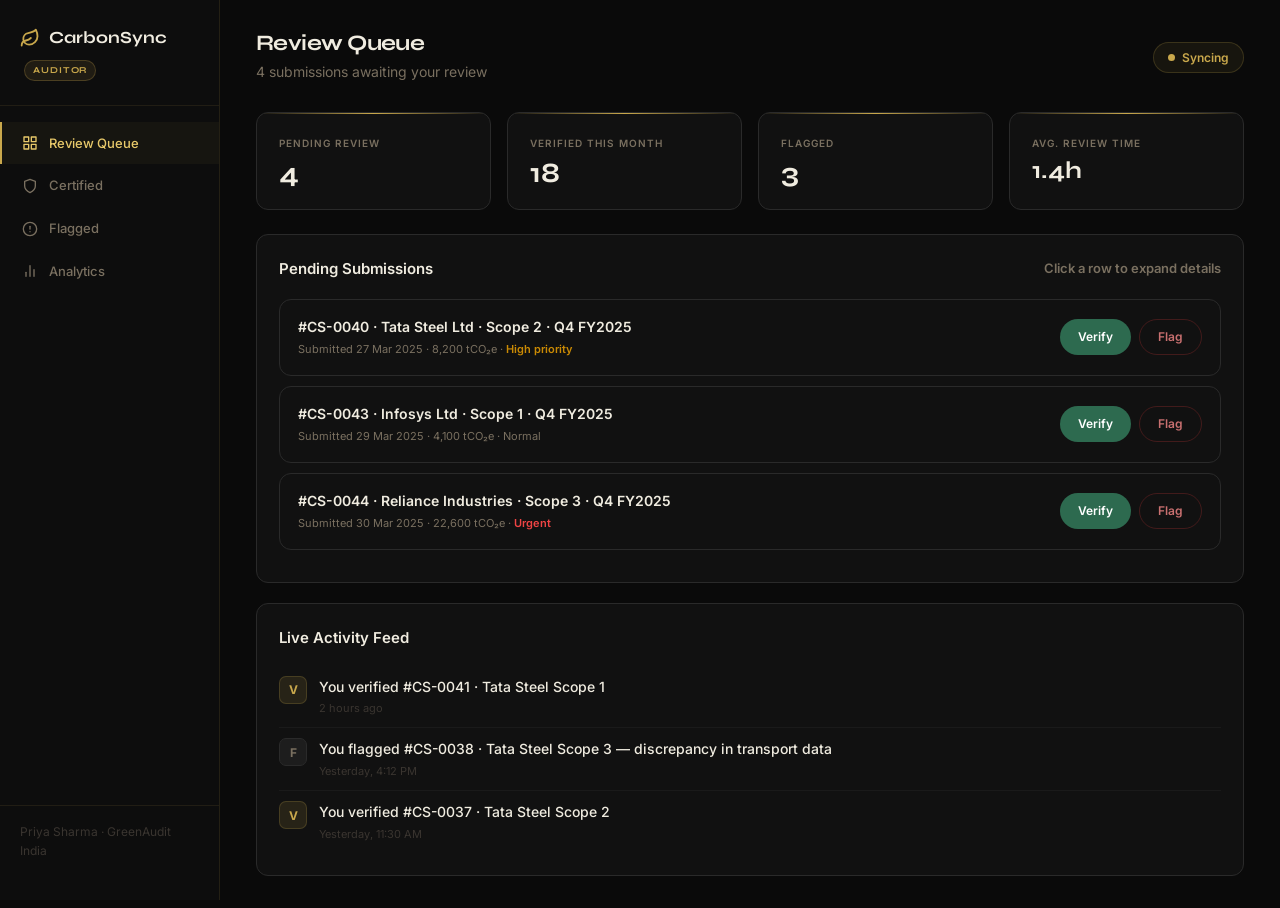
<file: frontend/pages/auditor.html>
<!DOCTYPE html>
<html lang="en">
<head>
  <meta charset="UTF-8" />
  <meta name="viewport" content="width=device-width, initial-scale=1.0" />
  <title>CarbonSync — Auditor Portal</title>
  <link rel="icon" type="image/svg+xml" href="data:image/svg+xml,%3Csvg xmlns='http://www.w3.org/2000/svg' viewBox='0 0 64 64'%3E%3Crect width='64' height='64' rx='14' fill='%230a0a0a'/%3E%3Crect width='64' height='64' rx='14' fill='none' stroke='%23c9a84c' stroke-width='2' opacity='0.4'/%3E%3Cg transform='translate(13,10) scale(1.58)' stroke='%23c9a84c' stroke-width='1.6' stroke-linecap='round' stroke-linejoin='round' fill='none'%3E%3Cpath d='M11 20A7 7 0 0 1 9.8 6.1C15.5 5 17 4.48 19 2c1 2 2 4.18 2 8 0 5.5-4.78 10-10 10z' fill='%23c9a84c' fill-opacity='0.15'/%3E%3Cpath d='M2 21c0-3 1.85-5.36 5.08-6C9.5 14.52 12 13 13 12'/%3E%3C/g%3E%3C/svg%3E" />
  <link rel="preconnect" href="https://fonts.googleapis.com" />
  <link rel="preconnect" href="https://fonts.gstatic.com" crossorigin />
  <link href="https://fonts.googleapis.com/css2?family=Syne:wght@600;700;800&family=Inter:wght@400;500;600&display=swap" rel="stylesheet" />
  <link rel="stylesheet" href="../styles/variables.css" />
  <link rel="stylesheet" href="../styles/base.css" />
  <link rel="stylesheet" href="../styles/layout.css" />
  <link rel="stylesheet" href="../styles/components.css" />
  <style>
    body { background: var(--color-bg); color: var(--color-text); }
    .dash-shell { display: grid; grid-template-columns: 220px 1fr; min-height: 100vh; }
    .sidebar { background: #0d0d0d; border-right: 1px solid rgba(201,168,76,0.12); padding: 24px 0; display: flex; flex-direction: column; position: sticky; top: 0; height: 100vh; }
    .sidebar__logo { display: flex; align-items: center; gap: 9px; padding: 0 20px 24px; font-family: var(--font-display); font-size: 17px; font-weight: 700; color: var(--color-text); border-bottom: 1px solid rgba(201,168,76,0.1); flex-wrap: wrap; overflow: hidden; }
    .sidebar__badge { font-size: 9px; font-weight: 700; text-transform: uppercase; letter-spacing: 0.1em; color: var(--gold); background: rgba(201,168,76,0.1); border: 1px solid rgba(201,168,76,0.25); padding: 2px 7px; border-radius: 999px; margin-left: 2px; flex-shrink: 0; white-space: nowrap; }
    .sidebar__nav { flex: 1; padding: 16px 0; }
    .sidebar__nav a { display: flex; align-items: center; gap: 11px; padding: 11px 20px; font-size: 13px; font-weight: 500; color: var(--color-text-muted); transition: var(--transition); border-left: 2px solid transparent; cursor: pointer; }
    .sidebar__nav a:hover, .sidebar__nav a.active { color: var(--gold-light); background: rgba(201,168,76,0.05); border-left-color: var(--gold); }
    .sidebar__nav a svg { width: 16px; height: 16px; flex-shrink: 0; }
    .sidebar__footer { padding: 16px 20px; border-top: 1px solid rgba(201,168,76,0.1); font-size: 12px; color: var(--color-text-dim); }
    .dash-main { padding: 32px 36px; }
    .dash-topbar { display: flex; align-items: center; justify-content: space-between; margin-bottom: 28px; flex-wrap: wrap; gap: 12px; }
    .dash-topbar h1 { font-family: var(--font-display); font-size: 22px; font-weight: 700; color: var(--color-text); }
    .dash-topbar p { font-size: 13px; color: var(--color-text-muted); margin-top: 3px; }
    .live-badge { display: flex; align-items: center; gap: 7px; font-size: 12px; color: var(--gold); font-weight: 600; background: rgba(201,168,76,0.07); padding: 5px 14px; border-radius: 999px; border: 1px solid rgba(201,168,76,0.2); }
    .live-dot { width: 7px; height: 7px; border-radius: 50%; background: var(--gold); animation: blink 1.2s ease-in-out infinite; }
    @keyframes blink { 0%,100%{opacity:1;} 50%{opacity:0.2;} }
    .stats-grid { display: grid; grid-template-columns: repeat(4, 1fr); gap: 16px; margin-bottom: 24px; }
    .stat-card { background: var(--color-surface); border-radius: 12px; padding: 22px; border: 1px solid var(--color-border); position: relative; overflow: hidden; }
    .stat-card::before { content: ''; position: absolute; top: 0; left: 0; right: 0; height: 1px; background: linear-gradient(90deg, transparent, var(--gold), transparent); }
    .stat-card__label { font-size: 10px; font-weight: 600; text-transform: uppercase; letter-spacing: 0.1em; color: var(--color-text-muted); margin-bottom: 8px; }
    .stat-card__value { font-family: var(--font-display); font-size: 28px; font-weight: 700; color: var(--color-text); line-height: 1; }
    .queue-box { background: var(--color-surface); border-radius: 12px; padding: 22px; border: 1px solid var(--color-border); margin-bottom: 20px; }
    .queue-box__header { display: flex; align-items: center; justify-content: space-between; margin-bottom: 18px; }
    .queue-box__header span { font-size: 14px; font-weight: 600; color: var(--color-text); }
    .queue-box__header small { font-size: 12px; color: var(--color-text-muted); }
    .queue-item { border: 1px solid var(--color-border); border-radius: 12px; padding: 16px 18px; margin-bottom: 10px; display: grid; grid-template-columns: 1fr auto; gap: 14px; align-items: center; transition: var(--transition); cursor: pointer; }
    .queue-item:hover { border-color: rgba(201,168,76,0.3); background: rgba(201,168,76,0.02); }
    .queue-item.expanded { border-color: rgba(201,168,76,0.3); background: rgba(201,168,76,0.02); }
    .queue-item__meta { font-size: 11px; color: var(--color-text-muted); margin-top: 3px; }
    .queue-item__actions { display: flex; gap: 8px; }
    .btn-verify { padding: 7px 18px; background: var(--green); color: #fff; border: none; border-radius: 999px; font-size: 12px; font-weight: 600; cursor: pointer; transition: var(--transition); font-family: var(--font-body); }
    .btn-verify:hover { background: var(--green-light); transform: translateY(-1px); }
    .btn-flag { padding: 7px 18px; background: transparent; color: #c97070; border: 1px solid rgba(180,50,50,0.3); border-radius: 999px; font-size: 12px; font-weight: 600; cursor: pointer; transition: var(--transition); font-family: var(--font-body); }
    .btn-flag:hover { background: rgba(180,50,50,0.08); border-color: #c97070; }
    .expand-panel { display: none; margin-top: 14px; padding-top: 14px; border-top: 1px solid var(--color-border); }
    .expand-panel.open { display: block; }
    .data-row { display: flex; justify-content: space-between; font-size: 12px; padding: 5px 0; border-bottom: 1px solid rgba(255,255,255,0.04); }
    .data-row:last-child { border: none; }
    .data-row__key { color: var(--color-text-muted); }
    .data-row__val { font-weight: 600; color: var(--color-text); }
    .note-area { width: 100%; border: 1px solid var(--color-border); border-radius: 12px; padding: 10px 14px; font-size: 12px; font-family: var(--font-body); resize: vertical; min-height: 64px; outline: none; transition: var(--transition); background: var(--color-bg); color: var(--color-text); }
    .note-area:focus { border-color: var(--gold); box-shadow: 0 0 0 3px rgba(201,168,76,0.08); }
    .typing-row { display: flex; align-items: center; gap: 8px; font-size: 12px; color: var(--color-text-muted); padding: 8px 0; }
    .typing-dots span { display: inline-block; width: 5px; height: 5px; border-radius: 50%; background: var(--gold); margin: 0 2px; animation: bounce 1.2s infinite; }
    .typing-dots span:nth-child(2) { animation-delay: 0.2s; }
    .typing-dots span:nth-child(3) { animation-delay: 0.4s; }
    @keyframes bounce { 0%,80%,100%{transform:translateY(0);} 40%{transform:translateY(-5px);} }
    .feed-box { background: var(--color-surface); border-radius: 12px; padding: 22px; border: 1px solid var(--color-border); }
    .feed-box__title { font-size: 14px; font-weight: 600; color: var(--color-text); margin-bottom: 14px; display: flex; justify-content: space-between; align-items: center; }
    .feed-item { display: flex; gap: 12px; padding: 10px 0; border-bottom: 1px solid rgba(255,255,255,0.04); align-items: flex-start; }
    .feed-item:last-child { border: none; }
    .feed-icon { width: 28px; height: 28px; border-radius: 7px; display: flex; align-items: center; justify-content: center; flex-shrink: 0; font-size: 12px; font-weight: 700; }
    .feed-icon--gold { background: rgba(201,168,76,0.12); color: var(--gold); border: 1px solid rgba(201,168,76,0.2); }
    .feed-icon--dim  { background: rgba(255,255,255,0.05); color: var(--color-text-muted); border: 1px solid var(--color-border); }
    .feed-icon--red  { background: rgba(180,50,50,0.1); color: #c97070; border: 1px solid rgba(180,50,50,0.2); }
    .feed-text { font-size: 13px; color: var(--color-text); }
    .feed-time { font-size: 11px; color: var(--color-text-dim); margin-top: 2px; }
    @media(max-width:900px){ .dash-shell{grid-template-columns:1fr;} .sidebar{display:none;} .stats-grid{grid-template-columns:repeat(2,1fr);} }
    @media(max-width:600px){
      .stats-grid{grid-template-columns:1fr;}
      .dash-main{padding:20px 16px;}
      .dash-topbar h1{font-size:18px;}
      .stat-card__value{font-size:22px;}
      .queue-item{grid-template-columns:1fr; gap:10px;}
      .queue-item__actions{justify-content:flex-start;}
    }
  </style>
</head>
<body>
<div class="dash-shell">

  <!-- Sidebar -->
  <aside class="sidebar">
    <div class="sidebar__logo">
      <svg width="20" height="20" viewBox="0 0 24 24" fill="none" stroke="currentColor" stroke-width="2.2" stroke-linecap="round" stroke-linejoin="round" style="color:var(--gold);"><path d="M11 20A7 7 0 0 1 9.8 6.1C15.5 5 17 4.48 19 2c1 2 2 4.18 2 8 0 5.5-4.78 10-10 10z"/><path d="M2 21c0-3 1.85-5.36 5.08-6C9.5 14.52 12 13 13 12"/></svg>
      CarbonSync
      <span style="font-size:9px;font-weight:700;text-transform:uppercase;letter-spacing:0.1em;color:var(--gold);background:rgba(201,168,76,0.1);border:1px solid rgba(201,168,76,0.25);padding:2px 8px;border-radius:999px;margin-left:4px;">Auditor</span>
    </div>
    <nav class="sidebar__nav">
      <a href="auditor.html" class="active">
        <svg viewBox="0 0 24 24" fill="none" stroke="currentColor" stroke-width="2" stroke-linecap="round" stroke-linejoin="round"><rect x="3" y="3" width="7" height="7"/><rect x="14" y="3" width="7" height="7"/><rect x="14" y="14" width="7" height="7"/><rect x="3" y="14" width="7" height="7"/></svg>
        Review Queue
      </a>
      <a href="#">
        <svg viewBox="0 0 24 24" fill="none" stroke="currentColor" stroke-width="2" stroke-linecap="round" stroke-linejoin="round"><path d="M12 22s8-4 8-10V5l-8-3-8 3v7c0 6 8 10 8 10z"/></svg>
        Certified
      </a>
      <a href="#">
        <svg viewBox="0 0 24 24" fill="none" stroke="currentColor" stroke-width="2" stroke-linecap="round" stroke-linejoin="round"><circle cx="12" cy="12" r="10"/><line x1="12" y1="8" x2="12" y2="12"/><line x1="12" y1="16" x2="12.01" y2="16"/></svg>
        Flagged
      </a>
      <a href="#">
        <svg viewBox="0 0 24 24" fill="none" stroke="currentColor" stroke-width="2" stroke-linecap="round" stroke-linejoin="round"><line x1="18" y1="20" x2="18" y2="10"/><line x1="12" y1="20" x2="12" y2="4"/><line x1="6" y1="20" x2="6" y2="14"/></svg>
        Analytics
      </a>
    </nav>
    <div class="sidebar__footer">Priya Sharma · GreenAudit India</div>
  </aside>

  <!-- Main -->
  <main class="dash-main">

    <div class="dash-topbar">
      <div>
        <h1>Review Queue</h1>
        <p style="font-size:14px;margin-top:4px;">4 submissions awaiting your review</p>
      </div>
      <div class="live-badge"><span class="live-dot"></span> Syncing</div>
    </div>

    <!-- Stats -->
    <div class="stats-grid">
      <div class="stat-card">
        <div class="stat-card__label">Pending Review</div>
        <div class="stat-card__value" id="s-pending">—</div>
      </div>
      <div class="stat-card">
        <div class="stat-card__label">Verified This Month</div>
        <div class="stat-card__value" id="s-verified">—</div>
      </div>
      <div class="stat-card">
        <div class="stat-card__label">Flagged</div>
        <div class="stat-card__value" id="s-flagged">—</div>
      </div>
      <div class="stat-card">
        <div class="stat-card__label">Avg. Review Time</div>
        <div class="stat-card__value" style="font-size:24px;" id="s-time">—</div>
      </div>
    </div>

    <!-- Review queue -->
    <div class="queue-box">
      <div class="queue-box__header">
        <span style="font-size:15px;font-weight:600;">Pending Submissions</span>
        <span style="font-size:13px;color:var(--color-text-muted);">Click a row to expand details</span>
      </div>

      <!-- Item 1 -->
      <div class="queue-item" onclick="toggleExpand(this)">
        <div>
          <div style="font-weight:600;font-size:14px;">#CS-0040 · Tata Steel Ltd · Scope 2 · Q4 FY2025</div>
          <div class="queue-item__meta">Submitted 27 Mar 2025 · 8,200 tCO₂e · <span style="color:#ca8a04;font-weight:600;">High priority</span></div>
          <div class="expand-panel">
            <div class="data-row"><span class="data-row__key">Company</span><span class="data-row__val">Tata Steel Ltd</span></div>
            <div class="data-row"><span class="data-row__key">Scope</span><span class="data-row__val">Scope 2 (Indirect)</span></div>
            <div class="data-row"><span class="data-row__key">Emission Value</span><span class="data-row__val">8,200 tCO₂e</span></div>
            <div class="data-row"><span class="data-row__key">Reporting Period</span><span class="data-row__val">Q4 FY2025 (Jan–Mar)</span></div>
            <div class="data-row"><span class="data-row__key">Supporting Docs</span><span class="data-row__val">3 files attached</span></div>
            <div style="margin-top:14px;">
              <div style="font-size:13px;font-weight:600;margin-bottom:6px;">Auditor Notes</div>
              <textarea class="note-area" placeholder="Add your review notes here…" onclick="event.stopPropagation()"></textarea>
              <div class="typing-row" id="typing-1" style="display:none;">
                <div class="typing-dots"><span></span><span></span><span></span></div>
                AI assistant is analysing emission factors…
              </div>
            </div>
          </div>
        </div>
        <div class="queue-item__actions">
          <button class="btn-verify" onclick="event.stopPropagation();verifyItem(this)">Verify</button>
          <button class="btn-flag" onclick="event.stopPropagation();flagItem(this)">Flag</button>
        </div>
      </div>

      <!-- Item 2 -->
      <div class="queue-item" onclick="toggleExpand(this)">
        <div>
          <div style="font-weight:600;font-size:14px;">#CS-0043 · Infosys Ltd · Scope 1 · Q4 FY2025</div>
          <div class="queue-item__meta">Submitted 29 Mar 2025 · 4,100 tCO₂e · <span style="color:var(--color-text-muted);">Normal</span></div>
          <div class="expand-panel">
            <div class="data-row"><span class="data-row__key">Company</span><span class="data-row__val">Infosys Ltd</span></div>
            <div class="data-row"><span class="data-row__key">Scope</span><span class="data-row__val">Scope 1 (Direct)</span></div>
            <div class="data-row"><span class="data-row__key">Emission Value</span><span class="data-row__val">4,100 tCO₂e</span></div>
            <div class="data-row"><span class="data-row__key">Reporting Period</span><span class="data-row__val">Q4 FY2025 (Jan–Mar)</span></div>
            <div class="data-row"><span class="data-row__key">Supporting Docs</span><span class="data-row__val">2 files attached</span></div>
            <div style="margin-top:14px;">
              <div style="font-size:13px;font-weight:600;margin-bottom:6px;">Auditor Notes</div>
              <textarea class="note-area" placeholder="Add your review notes here…" onclick="event.stopPropagation()"></textarea>
            </div>
          </div>
        </div>
        <div class="queue-item__actions">
          <button class="btn-verify" onclick="event.stopPropagation();verifyItem(this)">Verify</button>
          <button class="btn-flag" onclick="event.stopPropagation();flagItem(this)">Flag</button>
        </div>
      </div>

      <!-- Item 3 -->
      <div class="queue-item" onclick="toggleExpand(this)">
        <div>
          <div style="font-weight:600;font-size:14px;">#CS-0044 · Reliance Industries · Scope 3 · Q4 FY2025</div>
          <div class="queue-item__meta">Submitted 30 Mar 2025 · 22,600 tCO₂e · <span style="color:#ef4444;font-weight:600;">Urgent</span></div>
          <div class="expand-panel">
            <div class="data-row"><span class="data-row__key">Company</span><span class="data-row__val">Reliance Industries</span></div>
            <div class="data-row"><span class="data-row__key">Scope</span><span class="data-row__val">Scope 3 (Value Chain)</span></div>
            <div class="data-row"><span class="data-row__key">Emission Value</span><span class="data-row__val">22,600 tCO₂e</span></div>
            <div class="data-row"><span class="data-row__key">Reporting Period</span><span class="data-row__val">Q4 FY2025 (Jan–Mar)</span></div>
            <div class="data-row"><span class="data-row__key">Supporting Docs</span><span class="data-row__val">7 files attached</span></div>
            <div style="margin-top:14px;">
              <div style="font-size:13px;font-weight:600;margin-bottom:6px;">Auditor Notes</div>
              <textarea class="note-area" placeholder="Add your review notes here…" onclick="event.stopPropagation()"></textarea>
            </div>
          </div>
        </div>
        <div class="queue-item__actions">
          <button class="btn-verify" onclick="event.stopPropagation();verifyItem(this)">Verify</button>
          <button class="btn-flag" onclick="event.stopPropagation();flagItem(this)">Flag</button>
        </div>
      </div>
    </div>

    <!-- Activity feed -->
    <div class="feed-box">
      <div style="font-size:15px;font-weight:600;margin-bottom:16px;">Live Activity Feed</div>
      <div id="feed-list">
        <div class="feed-item">
          <div class="feed-icon feed-icon--gold">V</div>
          <div><div style="font-size:14px;font-weight:500;">You verified #CS-0041 · Tata Steel Scope 1</div><div class="feed-time">2 hours ago</div></div>
        </div>
        <div class="feed-item">
          <div class="feed-icon feed-icon--dim">F</div>
          <div><div style="font-size:14px;font-weight:500;">You flagged #CS-0038 · Tata Steel Scope 3 — discrepancy in transport data</div><div class="feed-time">Yesterday, 4:12 PM</div></div>
        </div>
        <div class="feed-item">
          <div class="feed-icon feed-icon--gold">V</div>
          <div><div style="font-size:14px;font-weight:500;">You verified #CS-0037 · Tata Steel Scope 2</div><div class="feed-time">Yesterday, 11:30 AM</div></div>
        </div>
      </div>
    </div>

  </main>
</div>

<script>
  document.addEventListener('DOMContentLoaded', () => {
    // Animated counters
    function count(id, val, suffix='') {
      const el = document.getElementById(id);
      let n = 0, step = val / 40;
      const t = setInterval(() => {
        n += step; if (n >= val) { n = val; clearInterval(t); }
        el.textContent = Math.round(n) + suffix;
      }, 20);
    }
    setTimeout(() => {
      count('s-pending',  4);
      count('s-verified', 18);
      count('s-flagged',  3);
      document.getElementById('s-time').textContent = '1.4h';
    }, 300);

    // Show typing indicator when note textarea is focused
    document.querySelectorAll('.note-area').forEach(ta => {
      ta.addEventListener('focus', () => {
        const typing = document.getElementById('typing-1');
        if (typing) { typing.style.display = 'flex'; setTimeout(() => { typing.style.display = 'none'; }, 2200); }
      });
    });

    // Live feed: push a new item every 8s
    const feedEvents = [
      { icon: 'N', cls: 'feed-icon--dim',  text: 'New submission #CS-0045 arrived from ONGC Ltd' },
      { icon: 'N', cls: 'feed-icon--dim',  text: 'Deadline reminder: 2 submissions due by Apr 5' },
      { icon: 'V', cls: 'feed-icon--gold', text: 'Rahul Mehta verified #CS-0042 · Wipro Scope 1' },
    ];
    let fi = 0;
    setInterval(() => {
      if (fi >= feedEvents.length) return;
      const e = feedEvents[fi++];
      const list = document.getElementById('feed-list');
      const div = document.createElement('div');
      div.className = 'feed-item';
      div.style.opacity = '0';
      div.style.transform = 'translateY(-8px)';
      div.style.transition = 'all 0.4s ease';
      div.innerHTML = `<div class="feed-icon ${e.cls}">${e.icon}</div><div><div style="font-size:14px;font-weight:500;">${e.text}</div><div class="feed-time">Just now</div></div>`;
      list.prepend(div);
      requestAnimationFrame(() => { div.style.opacity = '1'; div.style.transform = 'translateY(0)'; });
    }, 8000);
  });

  function toggleExpand(item) {
    const panel = item.querySelector('.expand-panel');
    panel.classList.toggle('open');
    item.classList.toggle('expanded');
  }

  function verifyItem(btn) {
    const item = btn.closest('.queue-item');
    item.style.transition = 'all 0.4s ease';
    item.style.opacity = '0';
    item.style.transform = 'translateX(20px)';
    setTimeout(() => item.remove(), 400);
    const s = document.getElementById('s-pending');
    s.textContent = Math.max(0, parseInt(s.textContent) - 1);
    const v = document.getElementById('s-verified');
    v.textContent = parseInt(v.textContent) + 1;
  }

  function flagItem(btn) {
    const item = btn.closest('.queue-item');
    const isFlagged = item.dataset.flagged === 'true';

    if (isFlagged) {
      // Unflag — restore original state
      item.dataset.flagged = 'false';
      item.style.borderColor = '';
      item.style.background = '';
      btn.textContent = 'Flag';
      btn.style.cssText = '';
    } else {
      // Flag — apply flagged state using palette tokens
      item.dataset.flagged = 'true';
      item.style.borderColor = 'rgba(180,50,50,0.4)';
      item.style.background = 'rgba(180,50,50,0.06)';
      btn.textContent = 'Unflag';
      btn.style.background = 'rgba(180,50,50,0.12)';
      btn.style.color = '#c97070';
      btn.style.boxShadow = 'inset 0 0 0 1px rgba(180,50,50,0.35)';
    }
  }
</script>
</body>
</html>
</file>
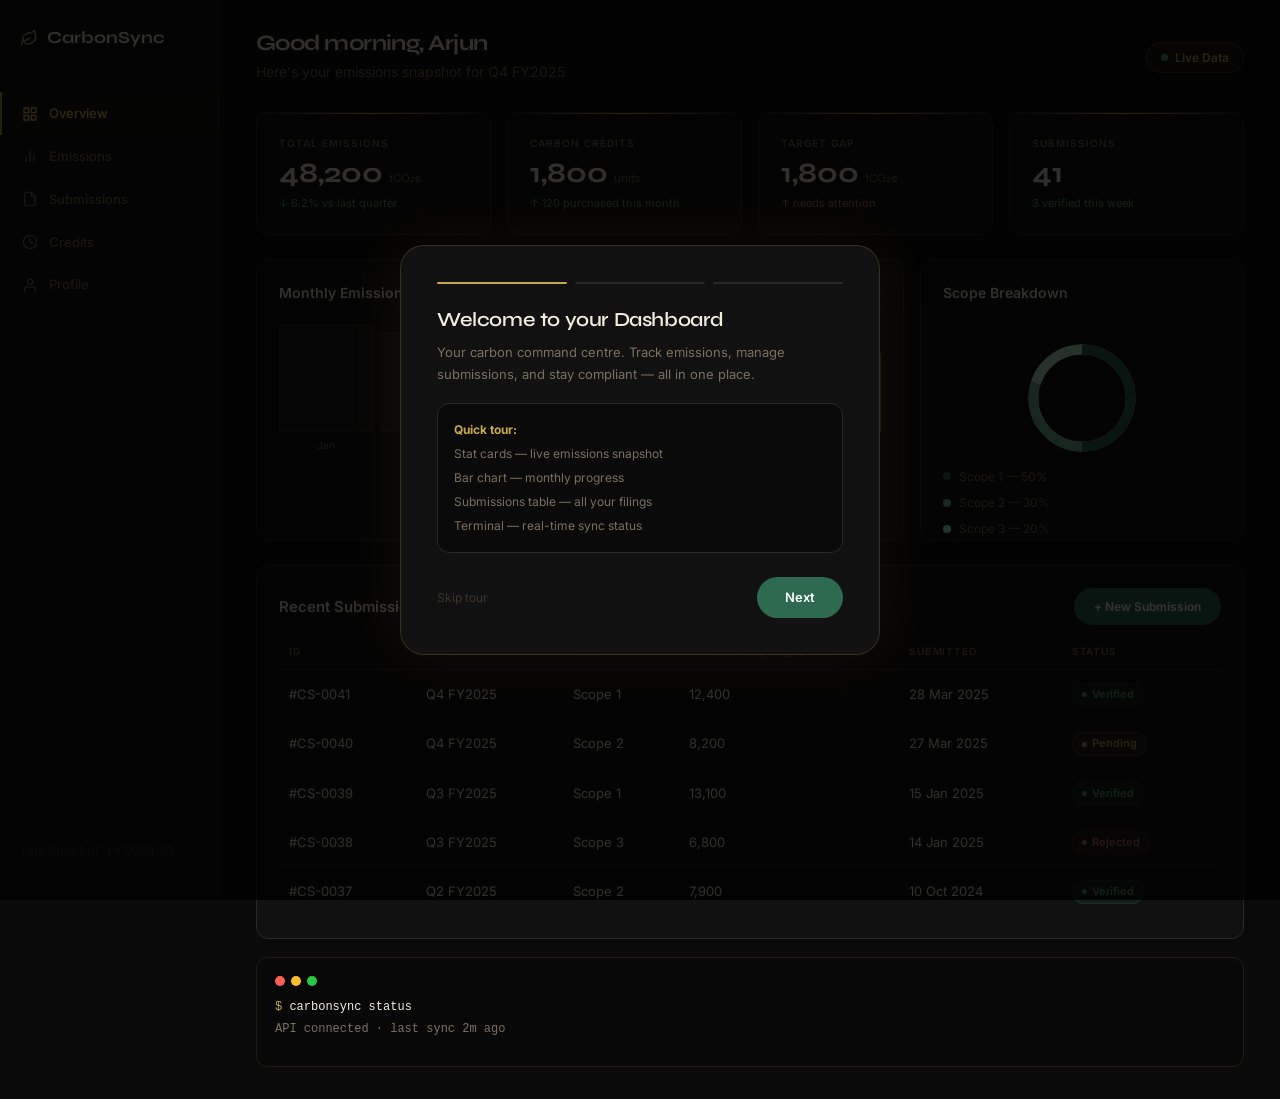
<file: frontend/pages/dashboard.html>
<!DOCTYPE html>
<html lang="en">
<head>
  <meta charset="UTF-8" />
  <meta name="viewport" content="width=device-width, initial-scale=1.0" />
  <title>CarbonSync — Company Dashboard</title>
  <link rel="icon" type="image/svg+xml" href="data:image/svg+xml,%3Csvg xmlns='http://www.w3.org/2000/svg' viewBox='0 0 64 64'%3E%3Crect width='64' height='64' rx='14' fill='%230a0a0a'/%3E%3Crect width='64' height='64' rx='14' fill='none' stroke='%23c9a84c' stroke-width='2' opacity='0.4'/%3E%3Cg transform='translate(13,10) scale(1.58)' stroke='%23c9a84c' stroke-width='1.6' stroke-linecap='round' stroke-linejoin='round' fill='none'%3E%3Cpath d='M11 20A7 7 0 0 1 9.8 6.1C15.5 5 17 4.48 19 2c1 2 2 4.18 2 8 0 5.5-4.78 10-10 10z' fill='%23c9a84c' fill-opacity='0.15'/%3E%3Cpath d='M2 21c0-3 1.85-5.36 5.08-6C9.5 14.52 12 13 13 12'/%3E%3C/g%3E%3C/svg%3E" />
  <link rel="preconnect" href="https://fonts.googleapis.com" />
  <link rel="preconnect" href="https://fonts.gstatic.com" crossorigin />
  <link href="https://fonts.googleapis.com/css2?family=Syne:wght@600;700;800&family=Inter:wght@400;500;600&display=swap" rel="stylesheet" />
  <link rel="stylesheet" href="../styles/variables.css" />
  <link rel="stylesheet" href="../styles/base.css" />
  <link rel="stylesheet" href="../styles/layout.css" />
  <link rel="stylesheet" href="../styles/components.css" />
  <style>
    body { background: var(--color-bg); color: var(--color-text); }
    .dash-shell { display: grid; grid-template-columns: 220px 1fr; min-height: 100vh; }

    /* Sidebar */
    .sidebar { background: #0d0d0d; border-right: 1px solid rgba(201,168,76,0.12); padding: 24px 0; display: flex; flex-direction: column; position: sticky; top: 0; height: 100vh; }
    .sidebar__logo { display: flex; align-items: center; gap: 9px; padding: 0 20px 24px; font-family: var(--font-display); font-size: 17px; font-weight: 700; color: var(--color-text); border-bottom: 1px solid rgba(201,168,76,0.1); }
    .sidebar__nav { flex: 1; padding: 16px 0; }
    .sidebar__nav a { display: flex; align-items: center; gap: 11px; padding: 11px 20px; font-size: 13px; font-weight: 500; color: var(--color-text-muted); transition: var(--transition); border-left: 2px solid transparent; cursor: pointer; }
    .sidebar__nav a:hover, .sidebar__nav a.active { color: var(--gold-light); background: rgba(201,168,76,0.05); border-left-color: var(--gold); }
    .sidebar__nav a svg { width: 16px; height: 16px; flex-shrink: 0; }
    .sidebar__footer { padding: 16px 20px; border-top: 1px solid rgba(201,168,76,0.1); font-size: 12px; color: var(--color-text-dim); }

    /* Main */
    .dash-main { padding: 32px 36px; overflow-y: auto; }
    .dash-topbar { display: flex; align-items: center; justify-content: space-between; margin-bottom: 28px; flex-wrap: wrap; gap: 12px; }
    .dash-topbar h1 { font-family: var(--font-display); font-size: 22px; font-weight: 700; color: var(--color-text); }
    .dash-topbar p { font-size: 13px; color: var(--color-text-muted); margin-top: 3px; }
    .live-badge { display: flex; align-items: center; gap: 7px; font-size: 12px; color: var(--gold); font-weight: 600; background: rgba(201,168,76,0.07); padding: 5px 14px; border-radius: var(--radius-pill); border: 1px solid rgba(201,168,76,0.2); }
    .live-dot { width: 7px; height: 7px; border-radius: 50%; background: var(--green-light); animation: blink 1.2s ease-in-out infinite; }
    @keyframes blink { 0%,100%{opacity:1;} 50%{opacity:0.2;} }

    /* Stat cards */
    .stats-grid { display: grid; grid-template-columns: repeat(4, 1fr); gap: 16px; margin-bottom: 24px; }
    .stat-card { background: var(--color-surface); border-radius: var(--radius-md); padding: 22px; border: 1px solid var(--color-border); position: relative; overflow: hidden; }
    .stat-card::before { content: ''; position: absolute; top: 0; left: 0; right: 0; height: 1px; background: linear-gradient(90deg, transparent, var(--gold), transparent); }
    .stat-card__label { font-size: 10px; font-weight: 600; text-transform: uppercase; letter-spacing: 0.1em; color: var(--color-text-muted); margin-bottom: 8px; }
    .stat-card__value { font-family: var(--font-display); font-size: 28px; font-weight: 700; color: var(--color-text); line-height: 1; }
    .stat-card__value span { font-size: 12px; font-weight: 400; color: var(--color-text-muted); margin-left: 3px; }
    .stat-card__delta { font-size: 11px; margin-top: 8px; }
    .delta--down { color: var(--green-light); }
    .delta--up { color: #c97070; }

    /* Charts */
    .chart-row { display: grid; grid-template-columns: 2fr 1fr; gap: 16px; margin-bottom: 24px; }
    .chart-box { background: var(--color-surface); border-radius: var(--radius-md); padding: 22px; border: 1px solid var(--color-border); }
    .chart-box__title { font-size: 14px; font-weight: 600; color: var(--color-text); margin-bottom: 18px; display: flex; align-items: center; justify-content: space-between; }
    .chart-box__title span { font-size: 11px; color: var(--color-text-muted); font-weight: 400; }
    .chart-bars { display: flex; align-items: flex-end; gap: 8px; height: 130px; }
    .bar-wrap { flex: 1; display: flex; flex-direction: column; align-items: center; gap: 5px; height: 100%; justify-content: flex-end; }
    .bar { width: 100%; border-radius: 3px 3px 0 0; background: var(--color-surface-2); border: 1px solid rgba(201,168,76,0.15); transition: height 1s cubic-bezier(0.4,0,0.2,1); }
    .bar.accent { background: rgba(201,168,76,0.2); border-color: var(--gold-dim); }
    .bar-label { font-size: 10px; color: var(--color-text-muted); }

    /* Donut */
    .donut-wrap { display: flex; flex-direction: column; align-items: center; justify-content: center; height: 100%; gap: 14px; }
    .donut-svg { width: 110px; height: 110px; transform: rotate(-90deg); }
    .donut-legend { width: 100%; display: flex; flex-direction: column; gap: 7px; }
    .legend-item { display: flex; align-items: center; gap: 8px; font-size: 12px; color: var(--color-text-muted); }
    .legend-dot { width: 8px; height: 8px; border-radius: 50%; flex-shrink: 0; }

    /* Table */
    .table-box { background: var(--color-surface); border-radius: var(--radius-md); padding: 22px; border: 1px solid var(--color-border); }
    .table-box__header { display: flex; align-items: center; justify-content: space-between; margin-bottom: 18px; }
    .table-box__header span { font-size: 14px; font-weight: 600; color: var(--color-text); }
    table { width: 100%; border-collapse: collapse; font-size: 13px; }
    th { text-align: left; font-size: 10px; font-weight: 600; text-transform: uppercase; letter-spacing: 0.08em; color: var(--color-text-muted); padding: 0 10px 10px; border-bottom: 1px solid var(--color-border); }
    td { padding: 12px 10px; border-bottom: 1px solid rgba(255,255,255,0.04); color: var(--color-text); }
    tr:last-child td { border-bottom: none; }
    tr:hover td { background: rgba(201,168,76,0.03); }
    .status-pill { display: inline-flex; align-items: center; gap: 5px; padding: 2px 9px; border-radius: var(--radius-pill); font-size: 11px; font-weight: 600; }
    .status-pill--verified { background: rgba(45,106,79,0.15); color: var(--green-light); border: 1px solid rgba(45,106,79,0.25); }
    .status-pill--pending  { background: rgba(201,168,76,0.1); color: var(--gold); border: 1px solid rgba(201,168,76,0.2); }
    .status-pill--rejected { background: rgba(180,50,50,0.12); color: #c97070; border: 1px solid rgba(180,50,50,0.2); }
    .status-dot { width: 5px; height: 5px; border-radius: 50%; background: currentColor; }

    /* Terminal */
    .terminal { background: #080808; border: 1px solid rgba(201,168,76,0.12); border-radius: var(--radius-md); padding: 18px; font-family: 'JetBrains Mono', 'Courier New', monospace; font-size: 12px; color: var(--gold-light); margin-top: 18px; min-height: 110px; }
    .terminal__bar { display: flex; gap: 6px; margin-bottom: 12px; }
    .terminal__dot { width: 10px; height: 10px; border-radius: 50%; }
    .terminal__line { margin: 3px 0; line-height: 1.6; }
    .terminal__line .prompt { color: var(--gold); }
    .terminal__line .cmd { color: var(--color-text); }
    .terminal__line .out { color: var(--color-text-muted); }
    .cursor { display: inline-block; width: 7px; height: 13px; background: var(--gold); animation: blink 1s step-end infinite; vertical-align: text-bottom; margin-left: 2px; }

    /* Onboarding */
    .onboard { position: fixed; inset: 0; background: rgba(0,0,0,0.8); z-index: 200; display: flex; align-items: center; justify-content: center; }
    .onboard.hidden { display: none; }
    .ob-card { background: var(--color-surface); border: 1px solid rgba(201,168,76,0.2); border-radius: var(--radius-lg); padding: 36px; max-width: 480px; width: 90%; box-shadow: 0 0 60px rgba(201,168,76,0.08); }
    .ob-dots { display: flex; gap: 8px; margin-bottom: 24px; }
    .ob-dot { flex: 1; height: 2px; border-radius: 999px; background: var(--color-border); transition: background 0.3s; }
    .ob-dot.done { background: var(--gold); }
    .ob-card h2 { font-family: var(--font-display); font-size: 20px; color: var(--color-text); margin-bottom: 10px; }
    .ob-card p { font-size: 13px; color: var(--color-text-muted); line-height: 1.7; margin-bottom: 18px; }
    .ob-demo { background: var(--color-bg); border: 1px solid var(--color-border); border-radius: var(--radius-md); padding: 14px 16px; font-size: 12px; color: var(--color-text-muted); margin-bottom: 24px; line-height: 2; }
    .ob-demo strong { color: var(--gold); }
    .ob-actions { display: flex; justify-content: space-between; align-items: center; }
    .ob-skip { font-size: 12px; color: var(--color-text-dim); cursor: pointer; }
    .ob-skip:hover { color: var(--color-text-muted); }
    .ob-next { padding: 10px 28px; background: var(--green); color: #fff; border: none; border-radius: var(--radius-pill); font-size: 13px; font-weight: 600; cursor: pointer; transition: var(--transition); font-family: var(--font-body); }
    .ob-next:hover { background: var(--green-light); }

    /* New submission btn */
    .btn-new { padding: 9px 20px; background: var(--green); color: #fff; border: none; border-radius: var(--radius-pill); font-size: 12px; font-weight: 600; cursor: pointer; transition: var(--transition); font-family: var(--font-body); }
    .btn-new:hover { background: var(--green-light); transform: translateY(-1px); }

    @media(max-width:900px){ .dash-shell{grid-template-columns:1fr;} .sidebar{display:none;} .stats-grid{grid-template-columns:repeat(2,1fr);} .chart-row{grid-template-columns:1fr;} }
    @media(max-width:600px){
      .stats-grid{grid-template-columns:1fr;}
      .dash-main{padding:20px 16px;}
      .dash-topbar h1{font-size:18px;}
      .stat-card__value{font-size:22px;}
      .table-box{overflow-x:auto;}
      table{min-width:480px;}
      .terminal{font-size:11px;}
    }
  </style>
</head>
<body>
<!-- Onboarding overlay -->
<div class="onboard" id="onboard">
  <div class="ob-card">
    <div class="ob-dots">
      <div class="ob-dot done" id="od0"></div>
      <div class="ob-dot" id="od1"></div>
      <div class="ob-dot" id="od2"></div>
    </div>
    <h2 id="ob-title">Welcome to your Dashboard</h2>
    <p id="ob-body">Your carbon command centre. Track emissions, manage submissions, and stay compliant — all in one place.</p>
    <div class="ob-demo" id="ob-demo">
      <strong>Quick tour:</strong><br/>
      Stat cards — live emissions snapshot<br/>
      Bar chart — monthly progress<br/>
      Submissions table — all your filings<br/>
      Terminal — real-time sync status
    </div>
    <div class="ob-actions">
      <span class="ob-skip" onclick="document.getElementById('onboard').classList.add('hidden')">Skip tour</span>
      <button class="ob-next" onclick="nextObDash()" id="ob-btn">Next</button>
    </div>
  </div>
</div>

<div class="dash-shell">

  <!-- ── Sidebar ── -->
  <aside class="sidebar">
    <div class="sidebar__logo">
      <svg width="18" height="18" viewBox="0 0 24 24" fill="none" stroke="currentColor" stroke-width="2" stroke-linecap="round" stroke-linejoin="round" style="color:var(--gold);"><path d="M11 20A7 7 0 0 1 9.8 6.1C15.5 5 17 4.48 19 2c1 2 2 4.18 2 8 0 5.5-4.78 10-10 10z"/><path d="M2 21c0-3 1.85-5.36 5.08-6C9.5 14.52 12 13 13 12"/></svg>
      CarbonSync
    </div>
    <nav class="sidebar__nav">
      <a href="dashboard.html" class="active">
        <svg viewBox="0 0 24 24" fill="none" stroke="currentColor" stroke-width="2" stroke-linecap="round" stroke-linejoin="round"><rect x="3" y="3" width="7" height="7"/><rect x="14" y="3" width="7" height="7"/><rect x="14" y="14" width="7" height="7"/><rect x="3" y="14" width="7" height="7"/></svg>
        Overview
      </a>
      <a href="#">
        <svg viewBox="0 0 24 24" fill="none" stroke="currentColor" stroke-width="2" stroke-linecap="round" stroke-linejoin="round"><line x1="18" y1="20" x2="18" y2="10"/><line x1="12" y1="20" x2="12" y2="4"/><line x1="6" y1="20" x2="6" y2="14"/></svg>
        Emissions
      </a>
      <a href="#">
        <svg viewBox="0 0 24 24" fill="none" stroke="currentColor" stroke-width="2" stroke-linecap="round" stroke-linejoin="round"><path d="M14 2H6a2 2 0 0 0-2 2v16a2 2 0 0 0 2 2h12a2 2 0 0 0 2-2V8z"/><polyline points="14 2 14 8 20 8"/></svg>
        Submissions
      </a>
      <a href="#">
        <svg viewBox="0 0 24 24" fill="none" stroke="currentColor" stroke-width="2" stroke-linecap="round" stroke-linejoin="round"><circle cx="12" cy="12" r="10"/><polyline points="12 6 12 12 16 14"/></svg>
        Credits
      </a>
      <a href="#">
        <svg viewBox="0 0 24 24" fill="none" stroke="currentColor" stroke-width="2" stroke-linecap="round" stroke-linejoin="round"><path d="M20 21v-2a4 4 0 0 0-4-4H8a4 4 0 0 0-4 4v2"/><circle cx="12" cy="7" r="4"/></svg>
        Profile
      </a>
    </nav>
    <div class="sidebar__footer">Tata Steel Ltd · FY 2024–25</div>
  </aside>

  <!-- Toast -->
  <div id="dash-toast" style="position:fixed;bottom:24px;right:24px;background:#1a1a2e;color:#fff;padding:12px 20px;border-radius:10px;font-size:13px;font-weight:500;transform:translateY(60px);opacity:0;transition:all 0.3s cubic-bezier(0.4,0,0.2,1);z-index:999;"></div>

  <!-- ── Main ── -->
  <main class="dash-main">

    <div class="dash-topbar">
      <div>
        <h1>Good morning, Arjun</h1>
        <p style="font-size:14px;margin-top:4px;">Here's your emissions snapshot for Q4 FY2025</p>
      </div>
      <div class="live-badge">
        <span class="live-dot"></span> Live Data
      </div>
    </div>

    <!-- Stat cards -->
    <div class="stats-grid">
      <div class="stat-card">
        <div class="stat-card__label">Total Emissions</div>
        <div class="stat-card__value" id="stat-emissions">—<span>tCO₂e</span></div>
        <div class="stat-card__delta delta--down">↓ 6.2% vs last quarter</div>
      </div>
      <div class="stat-card">
        <div class="stat-card__label">Carbon Credits</div>
        <div class="stat-card__value" id="stat-credits">—<span>units</span></div>
        <div class="stat-card__delta delta--down">↑ 120 purchased this month</div>
      </div>
      <div class="stat-card">
        <div class="stat-card__label">Target Gap</div>
        <div class="stat-card__value" id="stat-gap">—<span>tCO₂e</span></div>
        <div class="stat-card__delta delta--up">↑ needs attention</div>
      </div>
      <div class="stat-card">
        <div class="stat-card__label">Submissions</div>
        <div class="stat-card__value" id="stat-subs">—</div>
        <div class="stat-card__delta delta--down">3 verified this week</div>
      </div>
    </div>

    <!-- Charts -->
    <div class="chart-row">
      <div class="chart-box">
        <div class="chart-box__title">
          Monthly Emissions (tCO₂e)
          <span style="font-size:12px;color:var(--color-text-muted);font-weight:400;">Jan – Jun 2025</span>
        </div>
        <div class="chart-bars" id="bar-chart"></div>
      </div>
      <div class="chart-box">
        <div class="chart-box__title">Scope Breakdown</div>
        <div class="donut-wrap">
          <svg class="donut-svg" viewBox="0 0 36 36">
            <circle cx="18" cy="18" r="15.9" fill="none" stroke="#e5e7eb" stroke-width="3.2"/>
            <circle cx="18" cy="18" r="15.9" fill="none" stroke="#2D6A4F" stroke-width="3.2" stroke-dasharray="50 50" stroke-dashoffset="0" id="donut-s1"/>
            <circle cx="18" cy="18" r="15.9" fill="none" stroke="#74C69D" stroke-width="3.2" stroke-dasharray="30 70" stroke-dashoffset="-50" id="donut-s2"/>
            <circle cx="18" cy="18" r="15.9" fill="none" stroke="#bbf7d0" stroke-width="3.2" stroke-dasharray="20 80" stroke-dashoffset="-80" id="donut-s3"/>
          </svg>
          <div class="donut-legend">
            <div class="legend-item"><span class="legend-dot" style="background:#2D6A4F"></span>Scope 1 — 50%</div>
            <div class="legend-item"><span class="legend-dot" style="background:#74C69D"></span>Scope 2 — 30%</div>
            <div class="legend-item"><span class="legend-dot" style="background:#bbf7d0"></span>Scope 3 — 20%</div>
          </div>
        </div>
      </div>
    </div>

    <!-- Submissions table -->
    <div class="table-box">
      <div class="table-box__header">
        <span style="font-size:15px;font-weight:600;">Recent Submissions</span>
        <button class="btn-new" onclick="showDashToast('New submission form coming soon — backend integration pending','')">+ New Submission</button>
      </div>
      <table>
        <thead>
          <tr>
            <th>ID</th><th>Period</th><th>Scope</th><th>Emissions (tCO₂e)</th><th>Submitted</th><th>Status</th>
          </tr>
        </thead>
        <tbody>
          <tr><td>#CS-0041</td><td>Q4 FY2025</td><td>Scope 1</td><td>12,400</td><td>28 Mar 2025</td><td><span class="status-pill status-pill--verified"><span class="status-dot"></span>Verified</span></td></tr>
          <tr><td>#CS-0040</td><td>Q4 FY2025</td><td>Scope 2</td><td>8,200</td><td>27 Mar 2025</td><td><span class="status-pill status-pill--pending"><span class="status-dot"></span>Pending</span></td></tr>
          <tr><td>#CS-0039</td><td>Q3 FY2025</td><td>Scope 1</td><td>13,100</td><td>15 Jan 2025</td><td><span class="status-pill status-pill--verified"><span class="status-dot"></span>Verified</span></td></tr>
          <tr><td>#CS-0038</td><td>Q3 FY2025</td><td>Scope 3</td><td>6,800</td><td>14 Jan 2025</td><td><span class="status-pill status-pill--rejected"><span class="status-dot"></span>Rejected</span></td></tr>
          <tr><td>#CS-0037</td><td>Q2 FY2025</td><td>Scope 2</td><td>7,900</td><td>10 Oct 2024</td><td><span class="status-pill status-pill--verified"><span class="status-dot"></span>Verified</span></td></tr>
        </tbody>
      </table>
    </div>

    <!-- Terminal widget -->
    <div class="terminal">
      <div class="terminal__bar">
        <div class="terminal__dot" style="background:#ff5f57"></div>
        <div class="terminal__dot" style="background:#febc2e"></div>
        <div class="terminal__dot" style="background:#28c840"></div>
      </div>
      <div id="terminal-output"></div>
    </div>

  </main>
</div>

<script>
  // ── Animated counters ──
  function animateCount(id, target, suffix) {
    const el = document.getElementById(id);
    let start = 0;
    const step = target / 60;
    const timer = setInterval(() => {
      start += step;
      if (start >= target) { start = target; clearInterval(timer); }
      el.innerHTML = Math.round(start).toLocaleString() + `<span>${suffix}</span>`;
    }, 16);
  }
  function showDashToast(msg, emoji) {
    const t = document.getElementById('dash-toast');
    t.innerHTML = (emoji||'') + ' ' + msg;
    t.style.transform = 'translateY(0)'; t.style.opacity = '1';
    setTimeout(() => { t.style.transform = 'translateY(60px)'; t.style.opacity = '0'; }, 3000);
  }

  const obStepsDash = [
    { title:'Welcome to your Dashboard', body:'Your carbon command centre. Track emissions, manage submissions, and stay compliant.', demo:'<strong style="color:var(--color-primary)">Quick tour:</strong><br/>📊 Stat cards — live emissions snapshot<br/>📈 Bar chart — monthly progress<br/>📋 Submissions table — all your filings<br/>💻 Terminal — real-time sync status' },
    { title:'Stat Cards', body:'These four cards update live. The counters animate on load and reflect your latest data sync.', demo:'<strong style="color:var(--color-primary)">Try it:</strong> The numbers roll up automatically.' },
    { title:'Submit New Data', body:'Click "+ New Submission" in the submissions table to file your next emissions report.', demo:'<strong style="color:var(--color-primary)">Try it:</strong> Click the green "+ New Submission" button in the table header below.' },
  ];

  let obIdxDash = 0;
  function nextObDash() {
    obIdxDash++;
    if (obIdxDash >= obStepsDash.length) { document.getElementById('onboard').style.display='none'; return; }
    const s = obStepsDash[obIdxDash];
    document.getElementById('ob-title').textContent = s.title;
    document.getElementById('ob-body').textContent  = s.body;
    document.getElementById('ob-demo').innerHTML    = s.demo;
    for (let i=0;i<3;i++) document.getElementById('od'+i).style.background = i<=obIdxDash ? 'var(--color-primary)' : 'var(--color-border)';
    if (obIdxDash === obStepsDash.length-1) document.getElementById('ob-btn').textContent = 'Get Started ✓';
  }

  window.addEventListener('DOMContentLoaded', () => {
    setTimeout(() => {
      animateCount('stat-emissions', 48200, ' tCO₂e');
      animateCount('stat-credits',   1800,  ' units');
      animateCount('stat-gap',       1800,  ' tCO₂e');
      animateCount('stat-subs',      41,    '');
    }, 300);

    // ── Bar chart ──
    const months = ['Jan','Feb','Mar','Apr','May','Jun'];
    const vals   = [82, 76, 71, 68, 65, 61]; // % of max
    const chart  = document.getElementById('bar-chart');
    months.forEach((m, i) => {
      const wrap = document.createElement('div');
      wrap.className = 'bar-wrap';
      const bar = document.createElement('div');
      bar.className = 'bar' + (i === 5 ? ' accent' : '');
      bar.style.height = '0%';
      const lbl = document.createElement('div');
      lbl.className = 'bar-label';
      lbl.textContent = m;
      wrap.appendChild(bar);
      wrap.appendChild(lbl);
      chart.appendChild(wrap);
      setTimeout(() => { bar.style.height = vals[i] + '%'; }, 400 + i * 80);
    });

    // ── Terminal typewriter ──
    const lines = [
      { prompt: '$ ', cmd: 'carbonsync status', out: '' },
      { prompt: '',   cmd: '', out: 'API connected  ·  last sync 2m ago' },
      { prompt: '',   cmd: '', out: '48,200 tCO2e logged for Q4 FY2025' },
      { prompt: '',   cmd: '', out: 'Scope 2 submission #CS-0040 awaiting auditor review' },
      { prompt: '$ ', cmd: '', out: '' },
    ];
    const out = document.getElementById('terminal-output');
    let li = 0;
    function nextLine() {
      if (li >= lines.length - 1) {
        // final blinking cursor
        out.innerHTML += `<div class="terminal__line"><span class="prompt">$ </span><span class="cursor"></span></div>`;
        return;
      }
      const l = lines[li++];
      const div = document.createElement('div');
      div.className = 'terminal__line';
      if (l.prompt) div.innerHTML = `<span class="prompt">${l.prompt}</span><span class="cmd">${l.cmd}</span>`;
      else          div.innerHTML = `<span class="out">${l.out}</span>`;
      out.appendChild(div);
      setTimeout(nextLine, 500);
    }
    setTimeout(nextLine, 800);
  });
</script>
</body>
</html>
</file>
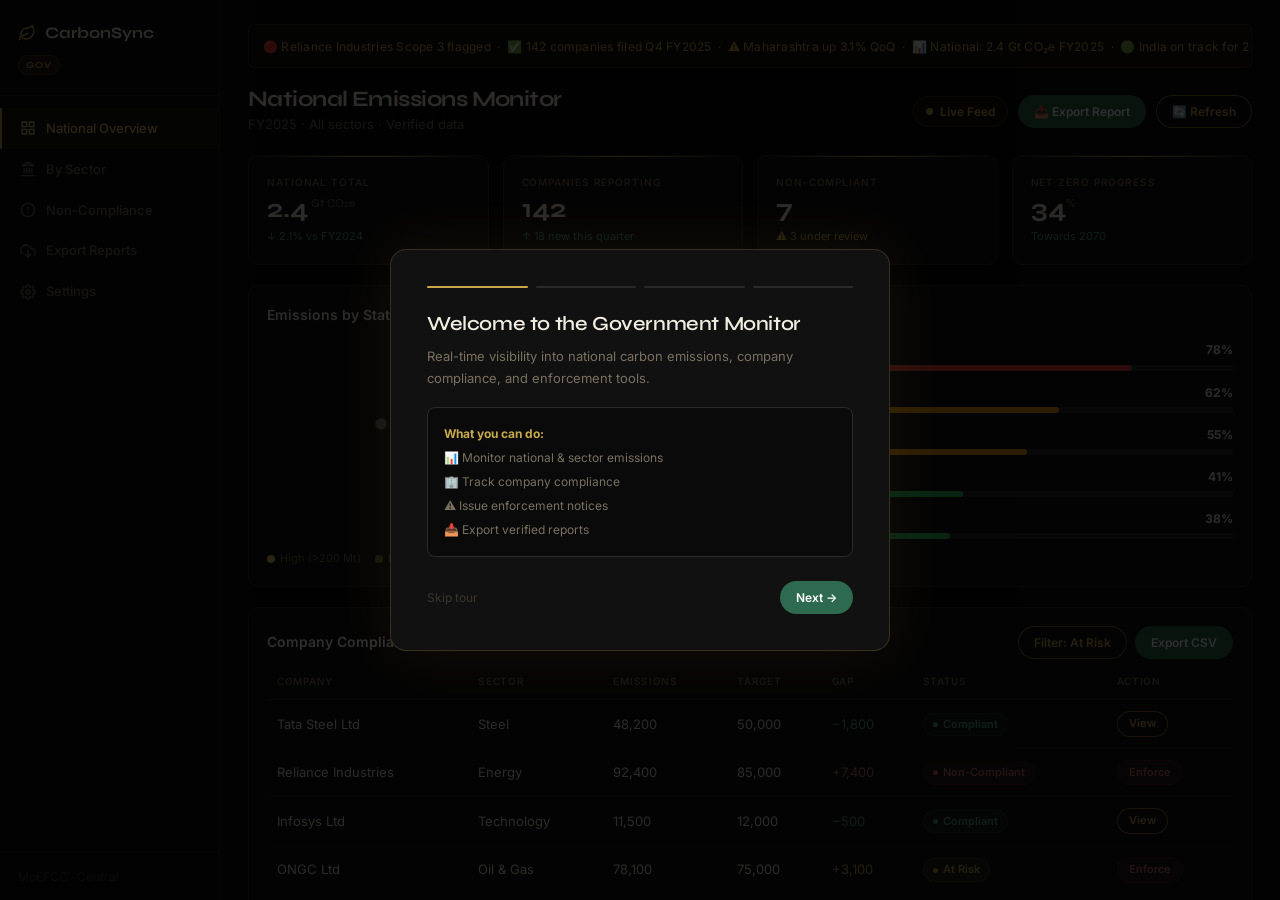
<file: frontend/pages/government.html>
<!DOCTYPE html>
<html lang="en">
<head>
  <meta charset="UTF-8" />
  <meta name="viewport" content="width=device-width, initial-scale=1.0" />
  <title>CarbonSync — Government Monitor</title>
  <link rel="icon" type="image/svg+xml" href="data:image/svg+xml,%3Csvg xmlns='http://www.w3.org/2000/svg' viewBox='0 0 64 64'%3E%3Crect width='64' height='64' rx='14' fill='%230a0a0a'/%3E%3Crect width='64' height='64' rx='14' fill='none' stroke='%23c9a84c' stroke-width='2' opacity='0.4'/%3E%3Cg transform='translate(13,10) scale(1.58)' stroke='%23c9a84c' stroke-width='1.6' stroke-linecap='round' stroke-linejoin='round' fill='none'%3E%3Cpath d='M11 20A7 7 0 0 1 9.8 6.1C15.5 5 17 4.48 19 2c1 2 2 4.18 2 8 0 5.5-4.78 10-10 10z' fill='%23c9a84c' fill-opacity='0.15'/%3E%3Cpath d='M2 21c0-3 1.85-5.36 5.08-6C9.5 14.52 12 13 13 12'/%3E%3C/g%3E%3C/svg%3E" />
  <link rel="preconnect" href="https://fonts.googleapis.com" />
  <link rel="preconnect" href="https://fonts.gstatic.com" crossorigin />
  <link href="https://fonts.googleapis.com/css2?family=Syne:wght@600;700;800&family=Inter:wght@400;500;600&display=swap" rel="stylesheet" />
  <link rel="stylesheet" href="../styles/variables.css" />
  <link rel="stylesheet" href="../styles/base.css" />
  <style>
    /* ── Full-screen lock ── */
    html, body { height: 100%; overflow: hidden; background: var(--color-bg); color: var(--color-text); font-family: var(--font-body); }
    *, *::before, *::after { box-sizing: border-box; margin: 0; padding: 0; }
    .shell { display: flex; height: 100vh; width: 100vw; overflow: hidden; }

    /* ── Sidebar ── */
    .sidebar { width: 220px; min-width: 220px; background: #0d0d0d; border-right: 1px solid rgba(201,168,76,0.12); display: flex; flex-direction: column; height: 100vh; overflow: hidden; }
    .sidebar__logo { display: flex; align-items: center; gap: 9px; padding: 20px 18px; font-family: var(--font-display); font-size: 16px; font-weight: 700; color: var(--color-text); border-bottom: 1px solid rgba(201,168,76,0.1); flex-wrap: wrap; overflow: hidden; }
    .sidebar__badge { font-size: 9px; font-weight: 700; text-transform: uppercase; letter-spacing: 0.1em; color: var(--gold); background: rgba(201,168,76,0.1); border: 1px solid rgba(201,168,76,0.25); padding: 2px 7px; border-radius: 999px; flex-shrink: 0; white-space: nowrap; }
    .sidebar__nav { flex: 1; padding: 12px 0; overflow-y: auto; }
    .sidebar__nav a { display: flex; align-items: center; gap: 10px; padding: 10px 18px; font-size: 13px; font-weight: 500; color: var(--color-text-muted); transition: var(--transition); border-left: 2px solid transparent; white-space: nowrap; cursor: pointer; text-decoration: none; }
    .sidebar__nav a:hover, .sidebar__nav a.active { color: var(--gold-light); background: rgba(201,168,76,0.05); border-left-color: var(--gold); }
    .sidebar__nav a svg { width: 16px; height: 16px; flex-shrink: 0; }
    .sidebar__footer { padding: 14px 18px; border-top: 1px solid rgba(201,168,76,0.1); font-size: 12px; color: var(--color-text-dim); }

    /* ── Main ── */
    .main { flex: 1; overflow-y: auto; overflow-x: hidden; height: 100vh; padding: 24px 28px; }

    /* ── Ticker ── */
    .ticker { background: rgba(201,168,76,0.06); border: 1px solid rgba(201,168,76,0.18); border-radius: 6px; padding: 8px 14px; overflow: hidden; white-space: nowrap; margin-bottom: 20px; }
    .ticker-inner { display: inline-block; animation: ticker 30s linear infinite; font-size: 12px; color: var(--gold); letter-spacing: 0.02em; }
    @keyframes ticker { 0%{transform:translateX(60vw);} 100%{transform:translateX(-100%);} }

    /* ── Topbar ── */
    .topbar { display: flex; align-items: center; justify-content: space-between; margin-bottom: 20px; flex-wrap: wrap; gap: 12px; }
    .topbar h1 { font-family: var(--font-display); font-size: 22px; font-weight: 700; color: var(--color-text); }
    .topbar p { font-size: 13px; color: var(--color-text-muted); margin-top: 2px; }
    .live-badge { display: flex; align-items: center; gap: 7px; font-size: 12px; color: var(--gold); font-weight: 600; background: rgba(201,168,76,0.07); padding: 5px 12px; border-radius: 999px; border: 1px solid rgba(201,168,76,0.2); white-space: nowrap; }
    .live-dot { width: 7px; height: 7px; border-radius: 50%; background: var(--gold); animation: blink 1.2s ease-in-out infinite; }
    @keyframes blink { 0%,100%{opacity:1;} 50%{opacity:0.2;} }

    /* ── KPI grid ── */
    .kpi-grid { display: grid; grid-template-columns: repeat(4, 1fr); gap: 14px; margin-bottom: 20px; }
    .kpi { background: var(--color-surface); border: 1px solid var(--color-border); border-radius: 10px; padding: 18px; position: relative; overflow: hidden; }
    .kpi::before { content: ''; position: absolute; top: 0; left: 0; right: 0; height: 1px; background: linear-gradient(90deg, transparent, var(--gold), transparent); }
    .kpi__label { font-size: 10px; font-weight: 600; text-transform: uppercase; letter-spacing: 0.09em; color: var(--color-text-muted); margin-bottom: 6px; }
    .kpi__val { font-family: var(--font-display); font-size: 26px; font-weight: 700; color: var(--color-text); line-height: 1; }
    .kpi__val sup { font-size: 12px; font-weight: 400; color: var(--color-text-muted); }
    .kpi__delta { font-size: 11px; margin-top: 6px; }
    .good { color: var(--green-light); } .warn { color: var(--gold); } .bad { color: #c97070; }

    /* ── Two-col row ── */
    .row2 { display: grid; grid-template-columns: 1fr 1fr; gap: 14px; margin-bottom: 20px; }

    /* ── Box ── */
    .box { background: var(--color-surface); border: 1px solid var(--color-border); border-radius: 10px; padding: 18px; }
    .box__title { font-size: 14px; font-weight: 600; color: var(--color-text); margin-bottom: 14px; display: flex; align-items: center; justify-content: space-between; }
    .box__title span { font-size: 12px; color: var(--color-text-muted); font-weight: 400; }

    /* ── Progress bars ── */
    .prog-item { margin-bottom: 12px; }
    .prog-item:last-child { margin-bottom: 0; }
    .prog-label { display: flex; justify-content: space-between; font-size: 12px; color: var(--color-text-muted); margin-bottom: 5px; }
    .prog-label b { color: var(--color-text); }
    .prog-track { height: 6px; background: var(--color-border); border-radius: 999px; overflow: hidden; }
    .prog-fill { height: 100%; border-radius: 999px; transition: width 1.2s cubic-bezier(0.4,0,0.2,1); width: 0; }

    /* ── Map dots ── */
    .map-area { position: relative; height: 200px; }
    .map-area svg.outline { position: absolute; inset: 0; width: 100%; height: 100%; opacity: 0.1; }
    .sdot { position: absolute; width: 11px; height: 11px; border-radius: 50%; cursor: pointer; transition: transform 0.2s; transform: translate(-50%, -50%); }
    .sdot:hover { transform: translate(-50%,-50%) scale(1.7); }
    .sdot::after { content: attr(data-tip); position: absolute; left: 14px; top: -4px; font-size: 11px; color: var(--color-text); white-space: nowrap; background: var(--color-surface-2); border: 1px solid rgba(201,168,76,0.2); padding: 3px 8px; border-radius: 5px; opacity: 0; pointer-events: none; transition: opacity 0.15s; z-index: 10; }
    .sdot:hover::after { opacity: 1; }
    .dot-r { background: var(--gold-light); box-shadow: 0 0 8px rgba(232,201,106,0.6); }
    .dot-y { background: var(--gold-dim); box-shadow: 0 0 6px rgba(138,111,46,0.5); }
    .dot-g { background: var(--color-text-muted); box-shadow: 0 0 4px rgba(122,112,96,0.4); }
    .map-legend { display: flex; gap: 14px; margin-top: 10px; }
    .map-legend span { font-size: 11px; color: var(--color-text-muted); display: flex; align-items: center; gap: 5px; }
    .map-legend span::before { content:''; width:8px; height:8px; border-radius:50%; display:inline-block; }
    .leg-r::before { background: var(--gold-light); } .leg-y::before { background: var(--gold-dim); } .leg-g::before { background: var(--color-text-muted); }

    /* ── Table ── */
    .tbl-box { background: var(--color-surface); border: 1px solid var(--color-border); border-radius: 10px; padding: 18px; margin-bottom: 20px; }
    .tbl-header { display: flex; align-items: center; justify-content: space-between; margin-bottom: 14px; flex-wrap: wrap; gap: 10px; }
    .tbl-header span { font-size: 14px; font-weight: 600; color: var(--color-text); }
    table { width: 100%; border-collapse: collapse; font-size: 13px; }
    th { text-align: left; font-size: 10px; font-weight: 600; text-transform: uppercase; letter-spacing: 0.07em; color: var(--color-text-muted); padding: 0 10px 10px; border-bottom: 1px solid var(--color-border); }
    td { padding: 11px 10px; border-bottom: 1px solid rgba(255,255,255,0.04); color: var(--color-text); }
    tr:last-child td { border-bottom: none; }
    tr:hover td { background: rgba(201,168,76,0.02); }
    .pill { display: inline-flex; align-items: center; gap: 5px; padding: 2px 9px; border-radius: 999px; font-size: 11px; font-weight: 600; }
    .pill-g { background: rgba(45,106,79,0.15); color: var(--green-light); border: 1px solid rgba(45,106,79,0.25); }
    .pill-y { background: rgba(201,168,76,0.1); color: var(--gold); border: 1px solid rgba(201,168,76,0.2); }
    .pill-r { background: rgba(180,50,50,0.12); color: #c97070; border: 1px solid rgba(180,50,50,0.2); }
    .pill-dot { width: 5px; height: 5px; border-radius: 50%; background: currentColor; animation: blink 1.5s infinite; }

    /* ── Alert feed ── */
    .alert-feed { background: var(--color-surface); border: 1px solid var(--color-border); border-radius: 10px; padding: 18px; margin-bottom: 20px; }
    .alert-item { display: flex; gap: 12px; padding: 10px 0; border-bottom: 1px solid rgba(255,255,255,0.04); align-items: flex-start; }
    .alert-item:last-child { border: none; }
    .alert-icon { width: 28px; height: 28px; border-radius: 7px; display: flex; align-items: center; justify-content: center; flex-shrink: 0; font-size: 11px; font-weight: 700; }
    .ai-r { background: rgba(180,50,50,0.1); color: #c97070; border: 1px solid rgba(180,50,50,0.2); }
    .ai-y { background: rgba(201,168,76,0.1); color: var(--gold); border: 1px solid rgba(201,168,76,0.2); }
    .ai-g { background: rgba(45,106,79,0.12); color: var(--green-light); border: 1px solid rgba(45,106,79,0.2); }
    .alert-text { font-size: 13px; color: var(--color-text); }
    .alert-time { font-size: 11px; color: var(--color-text-dim); margin-top: 2px; }

    /* ── Buttons ── */
    .btn { display: inline-flex; align-items: center; gap: 6px; padding: 7px 16px; border-radius: 999px; font-size: 12px; font-weight: 600; cursor: pointer; border: none; transition: var(--transition); font-family: var(--font-body); }
    .btn-gold { background: var(--green); color: #fff; }
    .btn-gold:hover { background: var(--green-light); transform: translateY(-1px); }
    .btn-ghost-gold { background: transparent; color: var(--gold); box-shadow: inset 0 0 0 1px var(--gold-dim); }
    .btn-ghost-gold:hover { background: rgba(201,168,76,0.07); box-shadow: inset 0 0 0 1px var(--gold), 0 0 14px rgba(201,168,76,0.1); color: var(--gold-light); }
    .btn-danger { background: rgba(180,50,50,0.1); color: #c97070; box-shadow: inset 0 0 0 1px rgba(180,50,50,0.25); }
    .btn-danger:hover { background: rgba(180,50,50,0.18); }

    /* ── Onboarding ── */
    .onboard { position: fixed; inset: 0; background: rgba(0,0,0,0.82); z-index: 200; display: flex; align-items: center; justify-content: center; }
    .onboard.hidden { display: none; }
    .ob-card { background: var(--color-surface); border: 1px solid rgba(201,168,76,0.2); border-radius: 16px; padding: 36px; max-width: 500px; width: 90%; box-shadow: 0 0 60px rgba(201,168,76,0.08); }
    .ob-dots { display: flex; gap: 8px; margin-bottom: 24px; }
    .ob-dot { flex: 1; height: 2px; border-radius: 999px; background: var(--color-border); transition: background 0.3s; }
    .ob-dot.done { background: var(--gold); }
    .ob-card h2 { font-family: var(--font-display); font-size: 20px; color: var(--color-text); margin-bottom: 10px; }
    .ob-card p { font-size: 13px; color: var(--color-text-muted); line-height: 1.7; margin-bottom: 18px; }
    .ob-demo { background: var(--color-bg); border: 1px solid var(--color-border); border-radius: 8px; padding: 14px 16px; font-size: 12px; color: var(--color-text-muted); margin-bottom: 24px; line-height: 2; }
    .ob-demo strong { color: var(--gold); }
    .ob-actions { display: flex; justify-content: space-between; align-items: center; }
    .ob-skip { font-size: 12px; color: var(--color-text-dim); cursor: pointer; }
    .ob-skip:hover { color: var(--color-text-muted); }
    .ob-next { padding: 10px 28px; background: var(--green); color: #fff; border: none; border-radius: 999px; font-size: 13px; font-weight: 600; cursor: pointer; transition: var(--transition); font-family: var(--font-body); }
    .ob-next:hover { background: var(--green-light); }

    /* ── Modal ── */
    .modal-overlay { position: fixed; inset: 0; background: rgba(0,0,0,0.7); z-index: 150; display: flex; align-items: center; justify-content: center; opacity: 0; pointer-events: none; transition: opacity 0.2s; }
    .modal-overlay.open { opacity: 1; pointer-events: all; }
    .modal { background: var(--color-surface); border: 1px solid rgba(201,168,76,0.2); border-radius: 14px; padding: 28px; width: 380px; box-shadow: 0 0 40px rgba(201,168,76,0.08); }
    .modal h3 { font-family: var(--font-display); font-size: 18px; color: var(--color-text); margin-bottom: 6px; }
    .modal p { font-size: 13px; color: var(--color-text-muted); margin-bottom: 20px; }
    .modal-opts { display: flex; flex-direction: column; gap: 10px; margin-bottom: 20px; }
    .modal-opt { display: flex; align-items: center; gap: 12px; background: var(--color-bg); border: 1px solid var(--color-border); border-radius: 8px; padding: 12px 14px; cursor: pointer; transition: border-color 0.15s; }
    .modal-opt:hover { border-color: rgba(201,168,76,0.3); }
    .modal-opt input { accent-color: var(--gold); width: 15px; height: 15px; }
    .modal-opt label { font-size: 13px; color: var(--color-text); cursor: pointer; }
    .modal-actions { display: flex; gap: 10px; justify-content: flex-end; }
    .btn-cancel { background: transparent; color: var(--color-text-muted); box-shadow: inset 0 0 0 1px var(--color-border); border-radius: 999px; padding: 7px 16px; font-size: 12px; font-weight: 600; cursor: pointer; font-family: var(--font-body); transition: var(--transition); border: none; }
    .btn-cancel:hover { color: var(--color-text); }

    /* ── Toast ── */
    .toast { position: fixed; bottom: 24px; right: 24px; background: var(--color-surface-2); color: var(--color-text); border: 1px solid rgba(201,168,76,0.3); padding: 12px 20px; border-radius: 10px; font-size: 13px; font-weight: 500; transform: translateY(60px); opacity: 0; transition: all 0.3s cubic-bezier(0.4,0,0.2,1); z-index: 999; box-shadow: 0 0 20px rgba(201,168,76,0.08); }
    .toast.show { transform: translateY(0); opacity: 1; }

    /* ── Responsive ── */
    @media(max-width:900px){
      html, body { overflow: auto; height: auto; }
      .shell { flex-direction: column; height: auto; overflow: visible; }
      .sidebar { display: none; }
      .main { height: auto; overflow: visible; padding: 16px; }
      .kpi-grid { grid-template-columns: repeat(2,1fr); }
      .row2 { grid-template-columns: 1fr; }
    }
    @media(max-width:600px){
      .kpi-grid { grid-template-columns: 1fr; }
      .kpi__val { font-size: 22px; }
      .tbl-box { overflow-x: auto; }
      table { min-width: 520px; }
      .modal { width: 92vw; }
      .topbar h1 { font-size: 18px; }
    }
  </style>
</head>
<body>

<!-- ── Onboarding overlay ── -->
<div class="onboard" id="onboard">
  <div class="ob-card">
    <div class="ob-dots">
      <div class="ob-dot done" id="od0"></div>
      <div class="ob-dot" id="od1"></div>
      <div class="ob-dot" id="od2"></div>
      <div class="ob-dot" id="od3"></div>
    </div>
    <h2 id="ob-title">Welcome to the Government Monitor</h2>
    <p id="ob-body">This portal gives you real-time visibility into national carbon emissions, company compliance status, and enforcement tools — all in one secure dashboard.</p>
    <div class="ob-demo" id="ob-demo">
      <strong>What you can do here:</strong><br/>
      📊 Monitor national &amp; sector-level emissions<br/>
      🏢 Track company compliance in real time<br/>
      ⚠️ Issue enforcement notices for non-compliance<br/>
      📥 Export verified reports for policy use
    </div>
    <div class="ob-actions">
      <span class="ob-skip" onclick="skipOnboard()">Skip tour</span>
      <button class="btn btn-gold" onclick="nextOnboard()">Next →</button>
    </div>
  </div>
</div>

<!-- ── Export modal ── -->
<div class="modal-overlay" id="export-modal">
  <div class="modal">
    <h3>Export Report</h3>
    <p>Choose format and scope for your compliance report.</p>
    <div class="modal-opts">
      <div class="modal-opt"><input type="radio" name="fmt" id="fmt-csv" checked /><label for="fmt-csv">CSV — Raw data for analysis</label></div>
      <div class="modal-opt"><input type="radio" name="fmt" id="fmt-pdf" /><label for="fmt-pdf">PDF — Formatted compliance report</label></div>
      <div class="modal-opt"><input type="radio" name="fmt" id="fmt-json" /><label for="fmt-json">JSON — API-ready data export</label></div>
    </div>
    <div class="modal-actions">
      <button class="btn btn-cancel" onclick="closeModal('export-modal')">Cancel</button>
      <button class="btn btn-gold" onclick="doExport()">Download</button>
    </div>
  </div>
</div>

<!-- ── Enforcement modal ── -->
<div class="modal-overlay" id="enforce-modal">
  <div class="modal">
    <h3>Issue Enforcement Notice</h3>
    <p>This will send an official notice to <strong id="enforce-company" style="color:#ef4444;"></strong> and log it in the audit trail.</p>
    <div class="modal-opts">
      <div class="modal-opt"><input type="radio" name="enf" id="enf-warn" checked /><label for="enf-warn">Warning Notice — 30-day cure period</label></div>
      <div class="modal-opt"><input type="radio" name="enf" id="enf-fine" /><label for="enf-fine">Penalty Notice — Initiate fine proceedings</label></div>
      <div class="modal-opt"><input type="radio" name="enf" id="enf-suspend" /><label for="enf-suspend">Suspension Notice — Suspend operations</label></div>
    </div>
    <div class="modal-actions">
      <button class="btn btn-cancel" onclick="closeModal('enforce-modal')">Cancel</button>
      <button class="btn btn-danger" onclick="doEnforce()">Issue Notice</button>
    </div>
  </div>
</div>

<div class="toast" id="toast"></div>

<!-- ── Shell ── -->
<div class="shell">

  <!-- Sidebar -->
  <aside class="sidebar">
    <div class="sidebar__logo">
      <svg width="18" height="18" viewBox="0 0 24 24" fill="none" stroke="currentColor" stroke-width="2" stroke-linecap="round" stroke-linejoin="round" style="color:var(--gold);"><path d="M11 20A7 7 0 0 1 9.8 6.1C15.5 5 17 4.48 19 2c1 2 2 4.18 2 8 0 5.5-4.78 10-10 10z"/><path d="M2 21c0-3 1.85-5.36 5.08-6C9.5 14.52 12 13 13 12"/></svg>
      CarbonSync <span class="sidebar__badge">GOV</span>
    </div>
    <nav class="sidebar__nav">
      <a class="active" onclick="showToast('National Overview loaded','📊')">
        <svg viewBox="0 0 24 24" fill="none" stroke="currentColor" stroke-width="2" stroke-linecap="round" stroke-linejoin="round"><rect x="3" y="3" width="7" height="7"/><rect x="14" y="3" width="7" height="7"/><rect x="14" y="14" width="7" height="7"/><rect x="3" y="14" width="7" height="7"/></svg>
        National Overview
      </a>
      <a onclick="showToast('Sector breakdown coming soon','🏭')">
        <svg viewBox="0 0 24 24" fill="none" stroke="currentColor" stroke-width="2" stroke-linecap="round" stroke-linejoin="round"><line x1="3" y1="22" x2="21" y2="22"/><line x1="6" y1="18" x2="6" y2="11"/><line x1="10" y1="18" x2="10" y2="11"/><line x1="14" y1="18" x2="14" y2="11"/><line x1="18" y1="18" x2="18" y2="11"/><polygon points="12 2 20 7 4 7"/></svg>
        By Sector
      </a>
      <a onclick="showToast('Filtering non-compliant companies…','⚠️')">
        <svg viewBox="0 0 24 24" fill="none" stroke="currentColor" stroke-width="2" stroke-linecap="round" stroke-linejoin="round"><circle cx="12" cy="12" r="10"/><line x1="12" y1="8" x2="12" y2="12"/><line x1="12" y1="16" x2="12.01" y2="16"/></svg>
        Non-Compliance
      </a>
      <a onclick="openModal('export-modal')">
        <svg viewBox="0 0 24 24" fill="none" stroke="currentColor" stroke-width="2" stroke-linecap="round" stroke-linejoin="round"><polyline points="8 17 12 21 16 17"/><line x1="12" y1="12" x2="12" y2="21"/><path d="M20.88 18.09A5 5 0 0 0 18 9h-1.26A8 8 0 1 0 3 16.29"/></svg>
        Export Reports
      </a>
      <a onclick="showToast('Settings panel coming soon','⚙️')">
        <svg viewBox="0 0 24 24" fill="none" stroke="currentColor" stroke-width="2" stroke-linecap="round" stroke-linejoin="round"><circle cx="12" cy="12" r="3"/><path d="M19.4 15a1.65 1.65 0 0 0 .33 1.82l.06.06a2 2 0 0 1-2.83 2.83l-.06-.06a1.65 1.65 0 0 0-1.82-.33 1.65 1.65 0 0 0-1 1.51V21a2 2 0 0 1-4 0v-.09A1.65 1.65 0 0 0 9 19.4a1.65 1.65 0 0 0-1.82.33l-.06.06a2 2 0 0 1-2.83-2.83l.06-.06A1.65 1.65 0 0 0 4.68 15a1.65 1.65 0 0 0-1.51-1H3a2 2 0 0 1 0-4h.09A1.65 1.65 0 0 0 4.6 9a1.65 1.65 0 0 0-.33-1.82l-.06-.06a2 2 0 0 1 2.83-2.83l.06.06A1.65 1.65 0 0 0 9 4.68a1.65 1.65 0 0 0 1-1.51V3a2 2 0 0 1 4 0v.09a1.65 1.65 0 0 0 1 1.51 1.65 1.65 0 0 0 1.82-.33l.06-.06a2 2 0 0 1 2.83 2.83l-.06.06A1.65 1.65 0 0 0 19.4 9a1.65 1.65 0 0 0 1.51 1H21a2 2 0 0 1 0 4h-.09a1.65 1.65 0 0 0-1.51 1z"/></svg>
        Settings
      </a>
    </nav>
    <div class="sidebar__footer">MoEFCC · Central</div>
  </aside>

  <!-- Main -->
  <main class="main">

    <!-- Ticker -->
    <div class="ticker">
      <span class="ticker-inner">🔴 Reliance Industries Scope 3 flagged &nbsp;·&nbsp; ✅ 142 companies filed Q4 FY2025 &nbsp;·&nbsp; ⚠️ Maharashtra up 3.1% QoQ &nbsp;·&nbsp; 📊 National: 2.4 Gt CO₂e FY2025 &nbsp;·&nbsp; 🟢 India on track for 2030 interim target &nbsp;·&nbsp;</span>
    </div>

    <!-- Topbar -->
    <div class="topbar">
      <div>
        <h1>National Emissions Monitor</h1>
        <p>FY2025 · All sectors · Verified data</p>
      </div>
      <div style="display:flex;gap:10px;align-items:center;flex-wrap:wrap;">
        <div class="live-badge"><span class="live-dot"></span> Live Feed</div>
        <button class="btn btn-gold" onclick="openModal('export-modal')">📥 Export Report</button>
        <button class="btn btn-ghost-gold" onclick="showToast('Refreshing data feed…','🔄')">🔄 Refresh</button>
      </div>
    </div>

    <!-- KPIs -->
    <div class="kpi-grid">
      <div class="kpi"><div class="kpi__label">National Total</div><div class="kpi__val" id="g-total">—<sup> Gt CO₂e</sup></div><div class="kpi__delta good">↓ 2.1% vs FY2024</div></div>
      <div class="kpi"><div class="kpi__label">Companies Reporting</div><div class="kpi__val" id="g-cos">—</div><div class="kpi__delta good">↑ 18 new this quarter</div></div>
      <div class="kpi"><div class="kpi__label">Non-Compliant</div><div class="kpi__val" id="g-nc">—</div><div class="kpi__delta warn">⚠ 3 under review</div></div>
      <div class="kpi"><div class="kpi__label">Net Zero Progress</div><div class="kpi__val" id="g-nz">—<sup>%</sup></div><div class="kpi__delta good">Towards 2070</div></div>
    </div>

    <!-- Map + Progress -->
    <div class="row2">
      <div class="box">
        <div class="box__title">Emissions by State <span>Hover dots for detail</span></div>
        <div class="map-area">
          <svg class="outline" viewBox="0 0 200 240" fill="none" stroke="#f59e0b" stroke-width="1.2">
            <path d="M80,10 L120,8 L145,25 L155,50 L160,80 L150,110 L140,130 L130,160 L110,190 L100,220 L90,200 L75,170 L60,140 L50,110 L45,80 L55,50 L65,25 Z"/>
          </svg>
          <div class="sdot dot-r" style="left:38%;top:36%;" data-tip="Maharashtra · 420 Mt"></div>
          <div class="sdot dot-r" style="left:55%;top:28%;" data-tip="Uttar Pradesh · 380 Mt"></div>
          <div class="sdot dot-r" style="left:62%;top:22%;" data-tip="Bihar · 210 Mt"></div>
          <div class="sdot dot-y" style="left:30%;top:20%;" data-tip="Rajasthan · 190 Mt"></div>
          <div class="sdot dot-y" style="left:50%;top:18%;" data-tip="Madhya Pradesh · 175 Mt"></div>
          <div class="sdot dot-y" style="left:65%;top:38%;" data-tip="Odisha · 160 Mt"></div>
          <div class="sdot dot-g" style="left:42%;top:55%;" data-tip="Karnataka · 95 Mt"></div>
          <div class="sdot dot-g" style="left:48%;top:65%;" data-tip="Tamil Nadu · 88 Mt"></div>
          <div class="sdot dot-g" style="left:25%;top:42%;" data-tip="Gujarat · 82 Mt"></div>
          <div class="sdot dot-g" style="left:70%;top:15%;" data-tip="West Bengal · 78 Mt"></div>
        </div>
        <div class="map-legend">
          <span class="leg-r">High (&gt;200 Mt)</span>
          <span class="leg-y">Medium</span>
          <span class="leg-g">Low (&lt;100 Mt)</span>
        </div>
      </div>
      <div class="box">
        <div class="box__title">Sector vs Target</div>
        <div class="prog-item"><div class="prog-label"><span>Energy</span><b id="p-e">0%</b></div><div class="prog-track"><div class="prog-fill" id="pf-e" style="background:#ef4444;"></div></div></div>
        <div class="prog-item"><div class="prog-label"><span>Industry</span><b id="p-i">0%</b></div><div class="prog-track"><div class="prog-fill" id="pf-i" style="background:#f59e0b;"></div></div></div>
        <div class="prog-item"><div class="prog-label"><span>Transport</span><b id="p-t">0%</b></div><div class="prog-track"><div class="prog-fill" id="pf-t" style="background:#f59e0b;"></div></div></div>
        <div class="prog-item"><div class="prog-label"><span>Agriculture</span><b id="p-a">0%</b></div><div class="prog-track"><div class="prog-fill" id="pf-a" style="background:#22c55e;"></div></div></div>
        <div class="prog-item"><div class="prog-label"><span>Buildings</span><b id="p-b">0%</b></div><div class="prog-track"><div class="prog-fill" id="pf-b" style="background:#22c55e;"></div></div></div>
      </div>
    </div>

    <!-- Compliance table -->
    <div class="tbl-box">
      <div class="tbl-header">
        <span style="font-size:14px;font-weight:600;color:#fff;">Company Compliance Status</span>
        <div style="display:flex;gap:8px;">
          <button class="btn btn-ghost-gold" onclick="showToast('Filtering non-compliant…','⚠️')">Filter: At Risk</button>
          <button class="btn btn-gold" onclick="openModal('export-modal')">Export CSV</button>
        </div>
      </div>
      <table>
        <thead><tr><th>Company</th><th>Sector</th><th>Emissions</th><th>Target</th><th>Gap</th><th>Status</th><th>Action</th></tr></thead>
        <tbody>
          <tr><td>Tata Steel Ltd</td><td>Steel</td><td>48,200</td><td>50,000</td><td class="good">−1,800</td><td><span class="pill pill-g"><span class="pill-dot"></span>Compliant</span></td><td><button class="btn btn-ghost-gold" style="padding:4px 12px;font-size:11px;" onclick="showToast('Tata Steel report opened','📄')">View</button></td></tr>
          <tr><td>Reliance Industries</td><td>Energy</td><td>92,400</td><td>85,000</td><td class="bad">+7,400</td><td><span class="pill pill-r"><span class="pill-dot"></span>Non-Compliant</span></td><td><button class="btn btn-danger" style="padding:4px 12px;font-size:11px;" onclick="openEnforce('Reliance Industries')">Enforce</button></td></tr>
          <tr><td>Infosys Ltd</td><td>Technology</td><td>11,500</td><td>12,000</td><td class="good">−500</td><td><span class="pill pill-g"><span class="pill-dot"></span>Compliant</span></td><td><button class="btn btn-ghost-gold" style="padding:4px 12px;font-size:11px;" onclick="showToast('Infosys report opened','📄')">View</button></td></tr>
          <tr><td>ONGC Ltd</td><td>Oil &amp; Gas</td><td>78,100</td><td>75,000</td><td class="warn">+3,100</td><td><span class="pill pill-y"><span class="pill-dot"></span>At Risk</span></td><td><button class="btn btn-danger" style="padding:4px 12px;font-size:11px;" onclick="openEnforce('ONGC Ltd')">Enforce</button></td></tr>
          <tr><td>Wipro Ltd</td><td>Technology</td><td>9,800</td><td>10,500</td><td class="good">−700</td><td><span class="pill pill-g"><span class="pill-dot"></span>Compliant</span></td><td><button class="btn btn-ghost-gold" style="padding:4px 12px;font-size:11px;" onclick="showToast('Wipro report opened','📄')">View</button></td></tr>
        </tbody>
      </table>
    </div>

    <!-- Alert feed -->
    <div class="alert-feed">
      <div style="font-size:14px;font-weight:600;color:#fff;margin-bottom:12px;display:flex;justify-content:space-between;align-items:center;">
        System Alerts
        <button class="btn btn-ghost-gold" style="padding:4px 12px;font-size:11px;" onclick="showToast('All alerts marked as read','✅')">Mark all read</button>
      </div>
      <div id="alert-list">
        <div class="alert-item"><div class="alert-icon ai-r">🔴</div><div><div class="alert-text">Reliance Industries exceeded Q4 target by 7,400 tCO₂e — enforcement notice triggered</div><div class="alert-time">Today, 9:14 AM</div></div></div>
        <div class="alert-item"><div class="alert-icon ai-y">⚠️</div><div><div class="alert-text">ONGC Ltd at risk — 3,100 tCO₂e above target with 2 days left in reporting window</div><div class="alert-time">Today, 8:02 AM</div></div></div>
        <div class="alert-item"><div class="alert-icon ai-g">✅</div><div><div class="alert-text">142 companies completed Q4 FY2025 submissions — national coverage at 94%</div><div class="alert-time">Yesterday, 11:59 PM</div></div></div>
      </div>
    </div>

  </main>
</div>

<script>
  // ── Onboarding ──
  const obSteps = [
    { title: 'Welcome to the Government Monitor', body: 'Real-time visibility into national carbon emissions, company compliance, and enforcement tools.', demo: '<strong>What you can do:</strong><br/>📊 Monitor national & sector emissions<br/>🏢 Track company compliance<br/>⚠️ Issue enforcement notices<br/>📥 Export verified reports' },
    { title: 'KPI Cards', body: 'The four cards at the top show national totals, reporting coverage, non-compliance count, and Net Zero progress — all updating live.', demo: '<strong>Try it:</strong> The numbers animate on load. Click <strong>Refresh</strong> in the top bar to simulate a data sync.' },
    { title: 'Compliance Table', body: 'Every registered company appears here with their emissions vs target. Red rows need action.', demo: '<strong>Try it:</strong> Click <strong>Enforce</strong> on a non-compliant row to issue an official notice. Click <strong>View</strong> to open their report.' },
    { title: 'Export & Alerts', body: 'Use Export Report to download CSV, PDF, or JSON. The alert feed updates live as new events come in.', demo: '<strong>Try it:</strong> Click <strong>Export Report</strong> in the top bar, choose a format, and download.' },
  ];
  let obStep = 0;

  function renderOnboard() {
    document.getElementById('ob-title').textContent = obSteps[obStep].title;
    document.getElementById('ob-body').textContent  = obSteps[obStep].body;
    document.getElementById('ob-demo').innerHTML    = obSteps[obStep].demo;
    for (let i = 0; i < 4; i++) {
      document.getElementById('od' + i).classList.toggle('done', i <= obStep);
    }
  }

  function nextOnboard() {
    obStep++;
    if (obStep >= obSteps.length) { skipOnboard(); return; }
    renderOnboard();
    const btn = document.querySelector('.ob-actions .btn-gold');
    if (obStep === obSteps.length - 1) btn.textContent = 'Get Started ✓';
  }

  function skipOnboard() {
    document.getElementById('onboard').classList.add('hidden');
  }

  // ── Counters ──
  function countUp(id, target, decimals, suffix) {
    const el = document.getElementById(id);
    if (!el) return;
    let n = 0, step = target / 60;
    const t = setInterval(() => {
      n += step;
      if (n >= target) { n = target; clearInterval(t); }
      el.innerHTML = n.toFixed(decimals) + `<sup>${suffix}</sup>`;
    }, 16);
  }

  // ── Toast ──
  function showToast(msg, emoji) {
    const t = document.getElementById('toast');
    t.innerHTML = (emoji || '') + ' ' + msg;
    t.classList.add('show');
    setTimeout(() => t.classList.remove('show'), 3000);
  }

  // ── Modals ──
  function openModal(id) { document.getElementById(id).classList.add('open'); }
  function closeModal(id) { document.getElementById(id).classList.remove('open'); }

  function openEnforce(company) {
    document.getElementById('enforce-company').textContent = company;
    openModal('enforce-modal');
  }

  function doExport() {
    const fmt = document.querySelector('input[name="fmt"]:checked').id;
    closeModal('export-modal');

    const now = new Date();
    const dateStr = now.toISOString().slice(0, 10);

    // Build content based on format
    if (fmt === 'fmt-csv') {
      const csv = [
        'Company,Sector,Emissions (tCO2e),Target (tCO2e),Gap (tCO2e),Status',
        'Tata Steel Ltd,Steel,48200,50000,-1800,Compliant',
        'Reliance Industries,Energy,92400,85000,+7400,Non-Compliant',
        'Infosys Ltd,Technology,11500,12000,-500,Compliant',
        'ONGC Ltd,Oil & Gas,78100,75000,+3100,At Risk',
        'Wipro Ltd,Technology,9800,10500,-700,Compliant',
      ].join('\n');
      triggerDownload(`carbonsync-compliance-${dateStr}.csv`, 'text/csv', csv);

    } else if (fmt === 'fmt-json') {
      const data = {
        report: 'CarbonSync National Compliance Report',
        period: 'Q4 FY2025',
        generated: now.toISOString(),
        companies: [
          { name: 'Tata Steel Ltd', sector: 'Steel', emissions: 48200, target: 50000, gap: -1800, status: 'Compliant' },
          { name: 'Reliance Industries', sector: 'Energy', emissions: 92400, target: 85000, gap: 7400, status: 'Non-Compliant' },
          { name: 'Infosys Ltd', sector: 'Technology', emissions: 11500, target: 12000, gap: -500, status: 'Compliant' },
          { name: 'ONGC Ltd', sector: 'Oil & Gas', emissions: 78100, target: 75000, gap: 3100, status: 'At Risk' },
          { name: 'Wipro Ltd', sector: 'Technology', emissions: 9800, target: 10500, gap: -700, status: 'Compliant' },
        ],
      };
      triggerDownload(`carbonsync-compliance-${dateStr}.json`, 'application/json', JSON.stringify(data, null, 2));

    } else if (fmt === 'fmt-pdf') {
      // Generate a minimal HTML-based PDF via print dialog
      const html = `<!DOCTYPE html><html><head><title>CarbonSync Compliance Report</title>
      <style>
        body{font-family:Arial,sans-serif;padding:40px;color:#111;}
        h1{font-size:22px;margin-bottom:4px;}
        p{font-size:13px;color:#555;margin-bottom:24px;}
        table{width:100%;border-collapse:collapse;font-size:13px;}
        th{background:#111;color:#fff;padding:10px;text-align:left;}
        td{padding:9px 10px;border-bottom:1px solid #e5e7eb;}
        .good{color:#2d6a4f;font-weight:600;} .bad{color:#b43232;font-weight:600;} .warn{color:#92400e;font-weight:600;}
      </style></head><body>
      <h1>CarbonSync — National Compliance Report</h1>
      <p>Period: Q4 FY2025 &nbsp;|&nbsp; Generated: ${now.toLocaleDateString('en-IN', { day:'2-digit', month:'short', year:'numeric' })}</p>
      <table>
        <thead><tr><th>Company</th><th>Sector</th><th>Emissions (tCO2e)</th><th>Target</th><th>Gap</th><th>Status</th></tr></thead>
        <tbody>
          <tr><td>Tata Steel Ltd</td><td>Steel</td><td>48,200</td><td>50,000</td><td class="good">-1,800</td><td class="good">Compliant</td></tr>
          <tr><td>Reliance Industries</td><td>Energy</td><td>92,400</td><td>85,000</td><td class="bad">+7,400</td><td class="bad">Non-Compliant</td></tr>
          <tr><td>Infosys Ltd</td><td>Technology</td><td>11,500</td><td>12,000</td><td class="good">-500</td><td class="good">Compliant</td></tr>
          <tr><td>ONGC Ltd</td><td>Oil &amp; Gas</td><td>78,100</td><td>75,000</td><td class="warn">+3,100</td><td class="warn">At Risk</td></tr>
          <tr><td>Wipro Ltd</td><td>Technology</td><td>9,800</td><td>10,500</td><td class="good">-700</td><td class="good">Compliant</td></tr>
        </tbody>
      </table>
      </body></html>`;
      const win = window.open('', '_blank');
      win.document.write(html);
      win.document.close();
      win.focus();
      setTimeout(() => { win.print(); }, 400);
    }

    showToast('Report downloaded');
  }

  function triggerDownload(filename, mime, content) {
    const blob = new Blob([content], { type: mime });
    const url  = URL.createObjectURL(blob);
    const a    = document.createElement('a');
    a.href     = url;
    a.download = filename;
    document.body.appendChild(a);
    a.click();
    document.body.removeChild(a);
    URL.revokeObjectURL(url);
  }

  function doEnforce() {
    const company = document.getElementById('enforce-company').textContent;
    const type = document.querySelector('input[name="enf"]:checked').id;
    const labels = { 'enf-warn': 'Warning Notice', 'enf-fine': 'Penalty Notice', 'enf-suspend': 'Suspension Notice' };
    closeModal('enforce-modal');
    showToast(labels[type] + ' issued to ' + company, '⚖️');
    // Push to alert feed
    const list = document.getElementById('alert-list');
    const div = document.createElement('div');
    div.className = 'alert-item';
    div.style.cssText = 'opacity:0;transform:translateY(-8px);transition:all 0.35s ease;';
    div.innerHTML = `<div class="alert-icon ai-r">!</div><div><div class="alert-text">${labels[type]} issued to ${company}</div><div class="alert-time">Just now</div></div>`;
    list.prepend(div);
    requestAnimationFrame(() => { div.style.opacity = '1'; div.style.transform = 'translateY(0)'; });
  }

  // ── Close modals on backdrop click ──
  document.querySelectorAll('.modal-overlay').forEach(el => {
    el.addEventListener('click', e => { if (e.target === el) el.classList.remove('open'); });
  });

  // ── Init ──
  document.addEventListener('DOMContentLoaded', () => {
    renderOnboard();
    setTimeout(() => {
      countUp('g-total', 2.4, 1, ' Gt CO₂e');
      countUp('g-cos',   142, 0, '');
      countUp('g-nc',    7,   0, '');
      countUp('g-nz',    34,  0, '%');
    }, 300);

    const bars = [
      { f:'pf-e', l:'p-e', v:78 }, { f:'pf-i', l:'p-i', v:62 },
      { f:'pf-t', l:'p-t', v:55 }, { f:'pf-a', l:'p-a', v:41 },
      { f:'pf-b', l:'p-b', v:38 },
    ];
    setTimeout(() => {
      bars.forEach(b => {
        document.getElementById(b.f).style.width = b.v + '%';
        document.getElementById(b.l).textContent = b.v + '%';
      });
    }, 500);

    // Live alert push every 12s
    const liveAlerts = [
      { cls:'ai-g', icon:'✅', text:'Wipro Ltd Q4 submission verified by auditor Priya Sharma' },
      { cls:'ai-y', icon:'⚠️', text:'Submission deadline in 48h — 8 companies yet to file' },
    ];
    let ai = 0;
    setInterval(() => {
      if (ai >= liveAlerts.length) return;
      const a = liveAlerts[ai++];
      const list = document.getElementById('alert-list');
      const div = document.createElement('div');
      div.className = 'alert-item';
      div.style.cssText = 'opacity:0;transform:translateY(-8px);transition:all 0.35s ease;';
      div.innerHTML = `<div class="alert-icon ${a.cls}">${a.icon}</div><div><div class="alert-text">${a.text}</div><div class="alert-time">Just now</div></div>`;
      list.prepend(div);
      requestAnimationFrame(() => { div.style.opacity = '1'; div.style.transform = 'translateY(0)'; });
    }, 12000);
  });
</script>
</body>
</html>
</file>
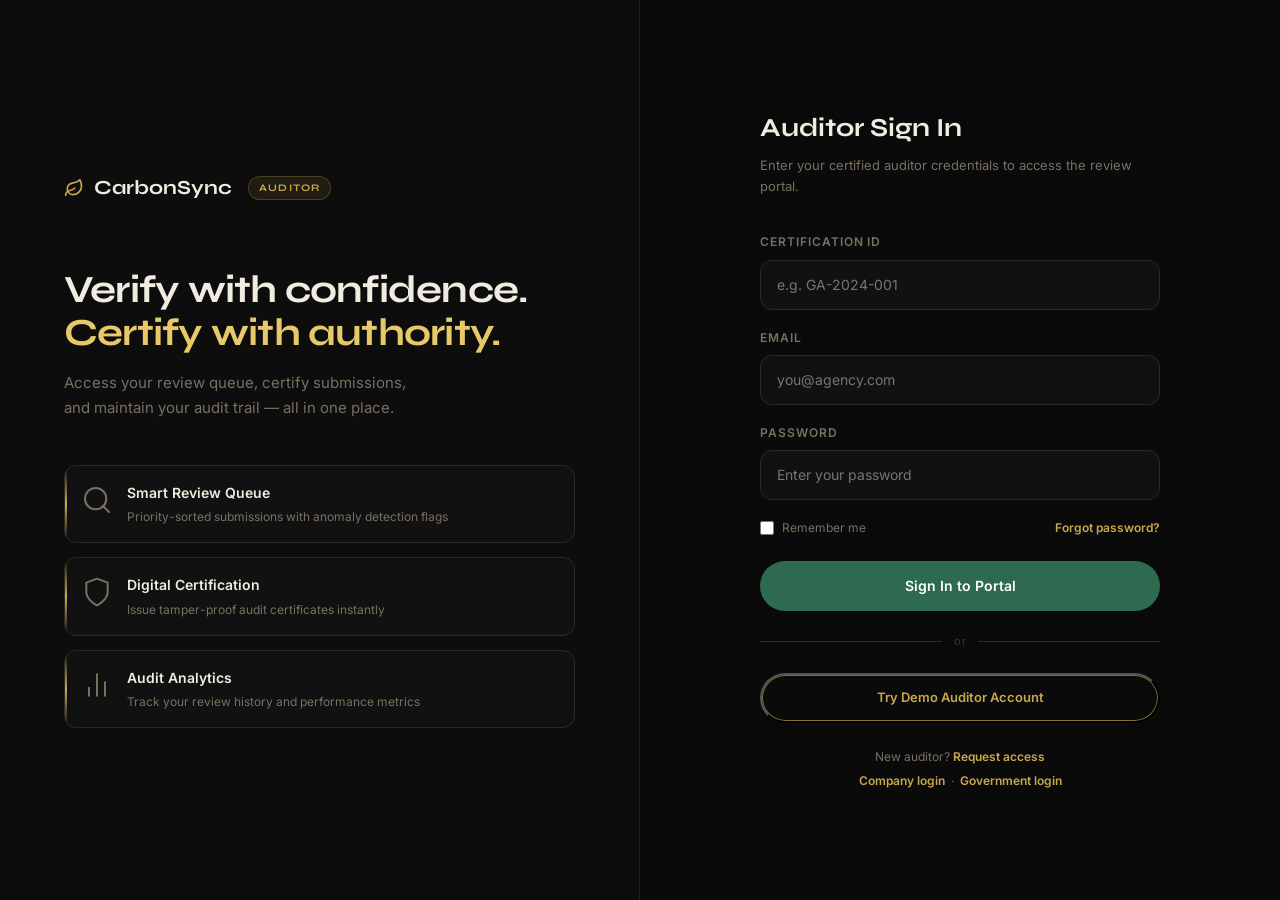
<file: frontend/pages/login-auditor.html>
<!DOCTYPE html>
<html lang="en">
<head>
  <meta charset="UTF-8" />
  <meta name="viewport" content="width=device-width, initial-scale=1.0" />
  <title>CarbonSync — Auditor Sign In</title>
  <link rel="icon" type="image/svg+xml" href="data:image/svg+xml,%3Csvg xmlns='http://www.w3.org/2000/svg' viewBox='0 0 64 64'%3E%3Crect width='64' height='64' rx='14' fill='%230a0a0a'/%3E%3Crect width='64' height='64' rx='14' fill='none' stroke='%23c9a84c' stroke-width='2' opacity='0.4'/%3E%3Cg transform='translate(13,10) scale(1.58)' stroke='%23c9a84c' stroke-width='1.6' stroke-linecap='round' stroke-linejoin='round' fill='none'%3E%3Cpath d='M11 20A7 7 0 0 1 9.8 6.1C15.5 5 17 4.48 19 2c1 2 2 4.18 2 8 0 5.5-4.78 10-10 10z' fill='%23c9a84c' fill-opacity='0.15'/%3E%3Cpath d='M2 21c0-3 1.85-5.36 5.08-6C9.5 14.52 12 13 13 12'/%3E%3C/g%3E%3C/svg%3E" />
  <link rel="preconnect" href="https://fonts.googleapis.com" />
  <link rel="preconnect" href="https://fonts.gstatic.com" crossorigin />
  <link href="https://fonts.googleapis.com/css2?family=Syne:wght@600;700;800&family=Inter:wght@400;500;600&display=swap" rel="stylesheet" />
  <link rel="stylesheet" href="../styles/variables.css" />
  <link rel="stylesheet" href="../styles/base.css" />
  <link rel="stylesheet" href="../styles/components.css" />
  <style>
    *, *::before, *::after { box-sizing: border-box; margin: 0; padding: 0; }
    body { font-family: var(--font-body); background: var(--color-bg); display: grid; grid-template-columns: 1fr 1fr; min-height: 100vh; }
    .left { background: #0d0d0d; border-right: 1px solid rgba(201,168,76,0.12); display: flex; flex-direction: column; justify-content: center; padding: 64px; }
    .left__logo { display: flex; align-items: center; gap: 10px; font-family: var(--font-display); font-size: 20px; font-weight: 700; color: var(--color-text); margin-bottom: 64px; }
    .left__tag { font-size: 10px; font-weight: 700; text-transform: uppercase; letter-spacing: 0.12em; color: var(--gold); background: rgba(201,168,76,0.1); border: 1px solid rgba(201,168,76,0.25); padding: 3px 10px; border-radius: var(--radius-pill); margin-left: 6px; }
    .left h2 { font-family: var(--font-display); font-size: clamp(26px, 3vw, 40px); font-weight: 700; line-height: 1.12; color: var(--color-text); margin-bottom: 16px; }
    .left h2 em { font-style: normal; color: var(--gold-light); }
    .left > p { font-size: 15px; color: var(--color-text-muted); line-height: 1.7; max-width: 360px; }
    .features { margin-top: 44px; display: flex; flex-direction: column; gap: 14px; }
    .feat { display: flex; align-items: flex-start; gap: 14px; padding: 16px; background: var(--color-surface); border: 1px solid var(--color-border); border-radius: var(--radius-md); position: relative; overflow: hidden; }
    .feat::before { content: ''; position: absolute; left: 0; top: 0; bottom: 0; width: 2px; background: linear-gradient(to bottom, transparent, var(--gold), transparent); }
    .feat__icon { width: 32px; height: 32px; color: var(--color-text-muted); flex-shrink: 0; margin-top: 2px; }
    .feat__title { font-size: 14px; font-weight: 600; color: var(--color-text); }
    .feat__desc { font-size: 12px; color: var(--color-text-muted); margin-top: 3px; }
    .right { display: flex; align-items: center; justify-content: center; padding: 48px; background: var(--color-bg); }
    .form-card { width: 100%; max-width: 400px; }
    .form-card__title { font-family: var(--font-display); font-size: 26px; font-weight: 700; color: var(--color-text); margin-bottom: 6px; }
    .form-card__sub { font-size: 13px; color: var(--color-text-muted); margin-bottom: 36px; }
    .form-group { margin-bottom: 18px; }
    .form-group label { display: block; font-size: 12px; font-weight: 600; color: var(--color-text-muted); text-transform: uppercase; letter-spacing: 0.08em; margin-bottom: 8px; }
    .form-group input { width: 100%; height: 50px; padding: 0 16px; background: var(--color-surface); border: 1px solid var(--color-border); border-radius: var(--radius-md); font-size: 14px; color: var(--color-text); outline: none; transition: var(--transition); }
    .form-group input:focus { border-color: var(--gold); box-shadow: 0 0 0 3px rgba(201,168,76,0.1); }
    .form-group input.error { border-color: #c97070; }
    .field-error { font-size: 11px; color: #c97070; margin-top: 5px; display: none; }
    .form-row { display: flex; justify-content: space-between; align-items: center; margin-bottom: 24px; }
    .remember { display: flex; align-items: center; gap: 8px; font-size: 12px; color: var(--color-text-muted); cursor: pointer; }
    .remember input[type=checkbox] { accent-color: var(--gold); width: 14px; height: 14px; }
    .forgot { font-size: 12px; color: var(--gold); font-weight: 600; cursor: pointer; }
    .forgot:hover { color: var(--gold-light); }
    .btn-submit { width: 100%; height: 50px; background: var(--green); color: #fff; border: none; border-radius: var(--radius-pill); font-size: 14px; font-weight: 600; cursor: pointer; transition: var(--transition); display: flex; align-items: center; justify-content: center; gap: 8px; }
    .btn-submit:hover { background: var(--green-light); transform: translateY(-1px); box-shadow: 0 6px 20px rgba(45,106,79,0.3); }
    .btn-submit:disabled { opacity: 0.5; cursor: not-allowed; transform: none; }
    .divider { display: flex; align-items: center; gap: 12px; margin: 22px 0; }
    .divider::before, .divider::after { content: ''; flex: 1; height: 1px; background: var(--color-border); }
    .divider span { font-size: 11px; color: var(--color-text-dim); letter-spacing: 0.06em; }
    .btn-demo { width: 100%; height: 50px; background: transparent; color: var(--gold); border-radius: var(--radius-pill); font-size: 13px; font-weight: 600; cursor: pointer; transition: var(--transition); box-shadow: inset 0 0 0 1px var(--gold-dim); }
    .btn-demo:hover { background: rgba(201,168,76,0.07); box-shadow: inset 0 0 0 1px var(--gold), 0 0 16px rgba(201,168,76,0.1); color: var(--gold-light); }
    .links { text-align: center; margin-top: 22px; font-size: 12px; color: var(--color-text-muted); line-height: 2; }
    .links a { color: var(--gold); font-weight: 600; }
    .links a:hover { color: var(--gold-light); }
    @media(max-width:768px) { body { grid-template-columns: 1fr; } .left { display: none; } .right { padding: 32px 20px; } }
  </style>
</head>
<body>
<div class="left">
  <div class="left__logo">
    <svg width="20" height="20" viewBox="0 0 24 24" fill="none" stroke="currentColor" stroke-width="2" stroke-linecap="round" stroke-linejoin="round" style="color:var(--gold);"><path d="M11 20A7 7 0 0 1 9.8 6.1C15.5 5 17 4.48 19 2c1 2 2 4.18 2 8 0 5.5-4.78 10-10 10z"/><path d="M2 21c0-3 1.85-5.36 5.08-6C9.5 14.52 12 13 13 12"/></svg>
    CarbonSync <span class="left__tag">Auditor</span>
  </div>
  <h2>Verify with confidence.<br /><em>Certify with authority.</em></h2>
  <p>Access your review queue, certify submissions, and maintain your audit trail — all in one place.</p>
  <div class="features">
    <div class="feat">
      <svg class="feat__icon" viewBox="0 0 24 24" fill="none" stroke="currentColor" stroke-width="1.5" stroke-linecap="round" stroke-linejoin="round"><circle cx="11" cy="11" r="8"/><line x1="21" y1="21" x2="16.65" y2="16.65"/></svg>
      <div><div class="feat__title">Smart Review Queue</div><div class="feat__desc">Priority-sorted submissions with anomaly detection flags</div></div>
    </div>
    <div class="feat">
      <svg class="feat__icon" viewBox="0 0 24 24" fill="none" stroke="currentColor" stroke-width="1.5" stroke-linecap="round" stroke-linejoin="round"><path d="M12 22s8-4 8-10V5l-8-3-8 3v7c0 6 8 10 8 10z"/></svg>
      <div><div class="feat__title">Digital Certification</div><div class="feat__desc">Issue tamper-proof audit certificates instantly</div></div>
    </div>
    <div class="feat">
      <svg class="feat__icon" viewBox="0 0 24 24" fill="none" stroke="currentColor" stroke-width="1.5" stroke-linecap="round" stroke-linejoin="round"><line x1="18" y1="20" x2="18" y2="10"/><line x1="12" y1="20" x2="12" y2="4"/><line x1="6" y1="20" x2="6" y2="14"/></svg>
      <div><div class="feat__title">Audit Analytics</div><div class="feat__desc">Track your review history and performance metrics</div></div>
    </div>
  </div>
</div>
<div class="right">
  <div class="form-card">
    <div class="form-card__title">Auditor Sign In</div>
    <div class="form-card__sub">Enter your certified auditor credentials to access the review portal.</div>
    <form id="login-form" novalidate>
      <div class="form-group">
        <label>Certification ID</label>
        <input type="text" id="cert-id" placeholder="e.g. GA-2024-001" />
        <div class="field-error" id="cert-err">Please enter your certification ID.</div>
      </div>
      <div class="form-group">
        <label>Email</label>
        <input type="email" id="email" placeholder="you@agency.com" />
        <div class="field-error" id="email-err">Please enter a valid email.</div>
      </div>
      <div class="form-group">
        <label>Password</label>
        <input type="password" id="password" placeholder="Enter your password" />
        <div class="field-error" id="pass-err">Password required.</div>
      </div>
      <div class="form-row">
        <label class="remember"><input type="checkbox" /> Remember me</label>
        <span class="forgot" onclick="toast('Reset link sent to your registered email')">Forgot password?</span>
      </div>
      <button type="submit" class="btn-submit" id="submit-btn">Sign In to Portal</button>
    </form>
    <div class="divider"><span>or</span></div>
    <button class="btn-demo" onclick="fillDemo()">Try Demo Auditor Account</button>
    <div class="links">
      New auditor? <a href="#" onclick="toast('Contact your agency admin to register');return false;">Request access</a><br/>
      <a href="login-company.html">Company login</a> &nbsp;·&nbsp; <a href="login-govt.html">Government login</a>
    </div>
  </div>
</div>
<div class="toast" id="toast"></div>
<script>
  function toast(msg) {
    const t = document.getElementById('toast');
    t.textContent = msg; t.classList.add('show');
    setTimeout(() => t.classList.remove('show'), 3000);
  }
  document.getElementById('login-form').addEventListener('submit', function(e) {
    e.preventDefault();
    const cert  = document.getElementById('cert-id');
    const email = document.getElementById('email');
    const pass  = document.getElementById('password');
    let ok = true;
    if (!cert.value.trim()) { cert.classList.add('error'); document.getElementById('cert-err').style.display='block'; ok=false; } else { cert.classList.remove('error'); document.getElementById('cert-err').style.display='none'; }
    if (!email.value || !/\S+@\S+\.\S+/.test(email.value)) { email.classList.add('error'); document.getElementById('email-err').style.display='block'; ok=false; } else { email.classList.remove('error'); document.getElementById('email-err').style.display='none'; }
    if (!pass.value) { pass.classList.add('error'); document.getElementById('pass-err').style.display='block'; ok=false; } else { pass.classList.remove('error'); document.getElementById('pass-err').style.display='none'; }
    if (!ok) return;
    const btn = document.getElementById('submit-btn');
    btn.disabled = true;
    btn.innerHTML = '<div class="spinner"></div> Verifying...';
    setTimeout(() => { window.location.href = 'auditor.html'; }, 1400);
  });
  function fillDemo() {
    document.getElementById('cert-id').value = 'GA-2024-001';
    document.getElementById('email').value = 'priya@greenaudit.in';
    document.getElementById('password').value = 'demo1234';
    toast('Demo credentials filled — click Sign In');
  }
</script>
</body>
</html>
</file>
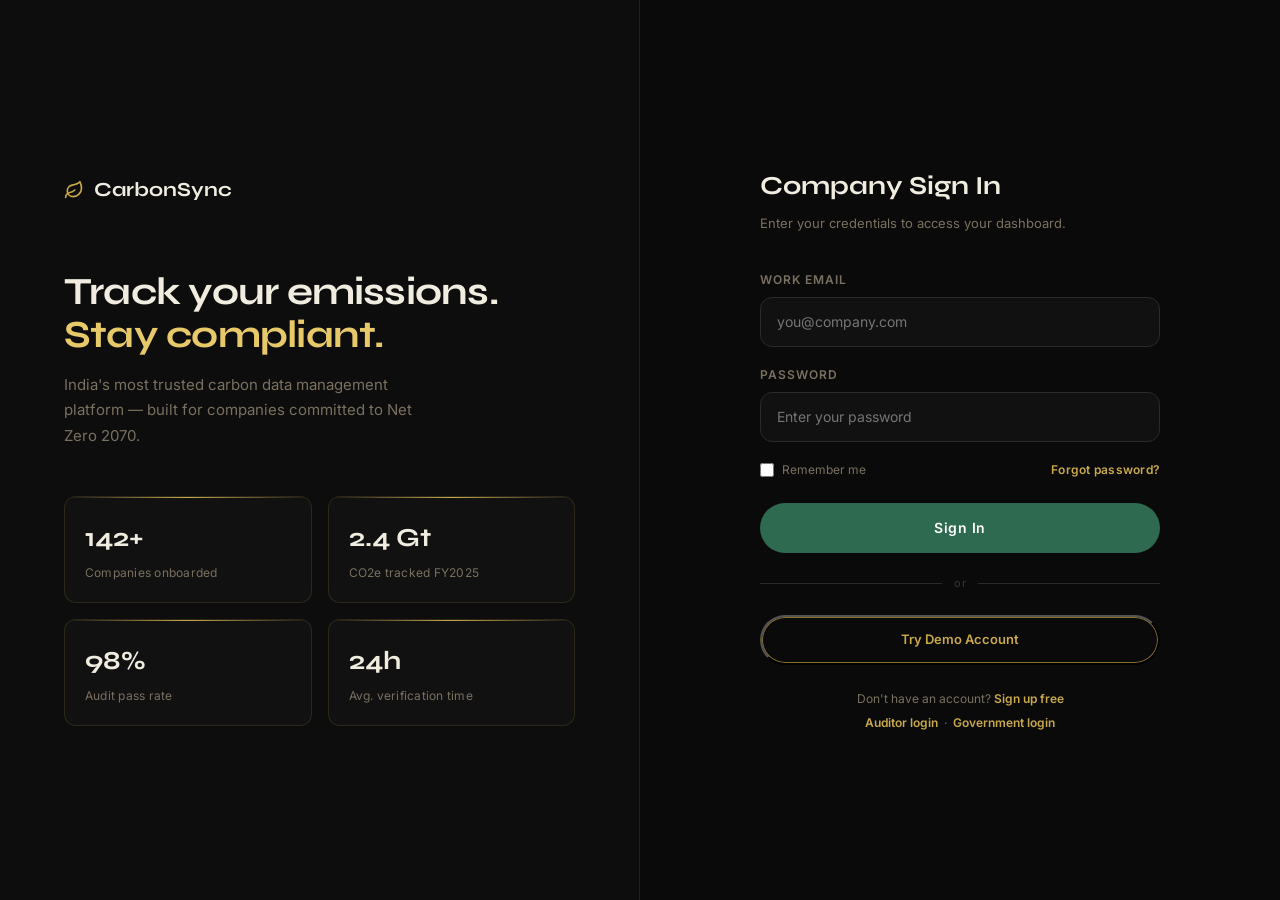
<file: frontend/pages/login-company.html>
<!DOCTYPE html>
<html lang="en">
<head>
  <meta charset="UTF-8" />
  <meta name="viewport" content="width=device-width, initial-scale=1.0" />
  <title>CarbonSync — Company Sign In</title>
  <link rel="icon" type="image/svg+xml" href="data:image/svg+xml,%3Csvg xmlns='http://www.w3.org/2000/svg' viewBox='0 0 64 64'%3E%3Crect width='64' height='64' rx='14' fill='%230a0a0a'/%3E%3Crect width='64' height='64' rx='14' fill='none' stroke='%23c9a84c' stroke-width='2' opacity='0.4'/%3E%3Cg transform='translate(13,10) scale(1.58)' stroke='%23c9a84c' stroke-width='1.6' stroke-linecap='round' stroke-linejoin='round' fill='none'%3E%3Cpath d='M11 20A7 7 0 0 1 9.8 6.1C15.5 5 17 4.48 19 2c1 2 2 4.18 2 8 0 5.5-4.78 10-10 10z' fill='%23c9a84c' fill-opacity='0.15'/%3E%3Cpath d='M2 21c0-3 1.85-5.36 5.08-6C9.5 14.52 12 13 13 12'/%3E%3C/g%3E%3C/svg%3E" />
  <link rel="preconnect" href="https://fonts.googleapis.com" />
  <link rel="preconnect" href="https://fonts.gstatic.com" crossorigin />
  <link href="https://fonts.googleapis.com/css2?family=Syne:wght@600;700;800&family=Inter:wght@400;500;600&display=swap" rel="stylesheet" />
  <link rel="stylesheet" href="../styles/variables.css" />
  <link rel="stylesheet" href="../styles/base.css" />
  <link rel="stylesheet" href="../styles/components.css" />
  <style>
    *, *::before, *::after { box-sizing: border-box; margin: 0; padding: 0; }
    body { font-family: var(--font-body); background: var(--color-bg); display: grid; grid-template-columns: 1fr 1fr; min-height: 100vh; }

    /* Left */
    .left { background: #0d0d0d; border-right: 1px solid rgba(201,168,76,0.12); display: flex; flex-direction: column; justify-content: center; padding: 64px; }
    .left__logo { display: flex; align-items: center; gap: 10px; font-family: var(--font-display); font-size: 20px; font-weight: 700; color: var(--color-text); margin-bottom: 64px; }
    .left h2 { font-family: var(--font-display); font-size: clamp(26px, 3vw, 40px); font-weight: 700; line-height: 1.12; color: var(--color-text); margin-bottom: 16px; }
    .left h2 em { font-style: normal; color: var(--gold-light); }
    .left > p { font-size: 15px; color: var(--color-text-muted); line-height: 1.7; max-width: 360px; }
    .stats { display: grid; grid-template-columns: 1fr 1fr; gap: 16px; margin-top: 48px; }
    .stat { background: var(--color-surface); border: 1px solid rgba(201,168,76,0.15); border-radius: var(--radius-md); padding: 20px; position: relative; overflow: hidden; }
    .stat::before { content: ''; position: absolute; top: 0; left: 0; right: 0; height: 1px; background: linear-gradient(90deg, transparent, var(--gold), transparent); }
    .stat__val { font-family: var(--font-display); font-size: 26px; font-weight: 700; color: var(--color-text); }
    .stat__lbl { font-size: 12px; color: var(--color-text-muted); margin-top: 4px; letter-spacing: 0.02em; }

    /* Right */
    .right { display: flex; align-items: center; justify-content: center; padding: 48px; background: var(--color-bg); }
    .form-card { width: 100%; max-width: 400px; }
    .form-card__title { font-family: var(--font-display); font-size: 26px; font-weight: 700; color: var(--color-text); margin-bottom: 6px; }
    .form-card__sub { font-size: 13px; color: var(--color-text-muted); margin-bottom: 36px; }
    .form-group { margin-bottom: 18px; }
    .form-group label { display: block; font-size: 12px; font-weight: 600; color: var(--color-text-muted); text-transform: uppercase; letter-spacing: 0.08em; margin-bottom: 8px; }
    .form-group input { width: 100%; height: 50px; padding: 0 16px; background: var(--color-surface); border: 1px solid var(--color-border); border-radius: var(--radius-md); font-size: 14px; color: var(--color-text); outline: none; transition: var(--transition); }
    .form-group input:focus { border-color: var(--gold); box-shadow: 0 0 0 3px rgba(201,168,76,0.1), 0 0 12px rgba(201,168,76,0.06); }
    .form-group input.error { border-color: #c97070; }
    .field-error { font-size: 11px; color: #c97070; margin-top: 5px; display: none; }
    .form-row { display: flex; justify-content: space-between; align-items: center; margin-bottom: 24px; }
    .remember { display: flex; align-items: center; gap: 8px; font-size: 12px; color: var(--color-text-muted); cursor: pointer; }
    .remember input[type=checkbox] { accent-color: var(--gold); width: 14px; height: 14px; }
    .forgot { font-size: 12px; color: var(--gold); font-weight: 600; cursor: pointer; letter-spacing: 0.02em; }
    .forgot:hover { color: var(--gold-light); }
    .btn-submit { width: 100%; height: 50px; background: var(--green); color: #fff; border: none; border-radius: var(--radius-pill); font-size: 14px; font-weight: 600; cursor: pointer; transition: var(--transition); display: flex; align-items: center; justify-content: center; gap: 8px; letter-spacing: 0.04em; }
    .btn-submit:hover { background: var(--green-light); transform: translateY(-1px); box-shadow: 0 6px 20px rgba(45,106,79,0.3); }
    .btn-submit:disabled { opacity: 0.5; cursor: not-allowed; transform: none; }
    .divider { display: flex; align-items: center; gap: 12px; margin: 22px 0; }
    .divider::before, .divider::after { content: ''; flex: 1; height: 1px; background: var(--color-border); }
    .divider span { font-size: 11px; color: var(--color-text-dim); letter-spacing: 0.06em; }
    .btn-demo { width: 100%; height: 50px; background: transparent; color: var(--gold); border-radius: var(--radius-pill); font-size: 13px; font-weight: 600; cursor: pointer; transition: var(--transition); box-shadow: inset 0 0 0 1px var(--gold-dim); }
    .btn-demo:hover { background: rgba(201,168,76,0.07); box-shadow: inset 0 0 0 1px var(--gold), 0 0 16px rgba(201,168,76,0.1); color: var(--gold-light); }
    .links { text-align: center; margin-top: 22px; font-size: 12px; color: var(--color-text-muted); line-height: 2; }
    .links a { color: var(--gold); font-weight: 600; }
    .links a:hover { color: var(--gold-light); }

    /* Forgot modal */
    .modal-overlay { position: fixed; inset: 0; background: rgba(0,0,0,0.7); display: flex; align-items: center; justify-content: center; z-index: 100; opacity: 0; pointer-events: none; transition: opacity 0.2s; }
    .modal-overlay.open { opacity: 1; pointer-events: all; }
    .modal { background: var(--color-surface); border: 1px solid rgba(201,168,76,0.2); border-radius: var(--radius-lg); padding: 32px; width: 100%; max-width: 360px; box-shadow: 0 0 40px rgba(201,168,76,0.08); }
    .modal h3 { font-family: var(--font-display); font-size: 20px; color: var(--color-text); margin-bottom: 8px; }
    .modal p { font-size: 13px; color: var(--color-text-muted); margin-bottom: 22px; }
    .modal-close { float: right; background: none; border: none; color: var(--color-text-muted); font-size: 18px; cursor: pointer; margin-top: -4px; }
    .modal-close:hover { color: var(--color-text); }

    @media(max-width:768px) { body { grid-template-columns: 1fr; } .left { display: none; } .right { padding: 32px 20px; } }
  </style>
</head>
<body>

<div class="left">
  <div class="left__logo">
    <svg width="20" height="20" viewBox="0 0 24 24" fill="none" stroke="currentColor" stroke-width="2" stroke-linecap="round" stroke-linejoin="round" style="color:var(--gold);"><path d="M11 20A7 7 0 0 1 9.8 6.1C15.5 5 17 4.48 19 2c1 2 2 4.18 2 8 0 5.5-4.78 10-10 10z"/><path d="M2 21c0-3 1.85-5.36 5.08-6C9.5 14.52 12 13 13 12"/></svg>
    CarbonSync
  </div>
  <h2>Track your emissions.<br /><em>Stay compliant.</em></h2>
  <p>India's most trusted carbon data management platform — built for companies committed to Net Zero 2070.</p>
  <div class="stats">
    <div class="stat"><div class="stat__val">142+</div><div class="stat__lbl">Companies onboarded</div></div>
    <div class="stat"><div class="stat__val">2.4 Gt</div><div class="stat__lbl">CO2e tracked FY2025</div></div>
    <div class="stat"><div class="stat__val">98%</div><div class="stat__lbl">Audit pass rate</div></div>
    <div class="stat"><div class="stat__val">24h</div><div class="stat__lbl">Avg. verification time</div></div>
  </div>
</div>

<div class="right">
  <div class="form-card">
    <div class="form-card__title">Company Sign In</div>
    <div class="form-card__sub">Enter your credentials to access your dashboard.</div>
    <form id="login-form" novalidate>
      <div class="form-group">
        <label>Work Email</label>
        <input type="email" id="email" placeholder="you@company.com" autocomplete="email" />
        <div class="field-error" id="email-err">Please enter a valid email address.</div>
      </div>
      <div class="form-group">
        <label>Password</label>
        <input type="password" id="password" placeholder="Enter your password" autocomplete="current-password" />
        <div class="field-error" id="pass-err">Password must be at least 6 characters.</div>
      </div>
      <div class="form-row">
        <label class="remember"><input type="checkbox" id="remember" /> Remember me</label>
        <span class="forgot" onclick="openForgot()">Forgot password?</span>
      </div>
      <button type="submit" class="btn-submit" id="submit-btn">Sign In</button>
    </form>
    <div class="divider"><span>or</span></div>
    <button class="btn-demo" onclick="fillDemo()">Try Demo Account</button>
    <div class="links">
      Don't have an account? <a href="signup-company.html">Sign up free</a><br/>
      <a href="login-auditor.html">Auditor login</a> &nbsp;·&nbsp; <a href="login-govt.html">Government login</a>
    </div>
  </div>
</div>

<!-- Forgot modal -->
<div class="modal-overlay" id="forgot-modal" onclick="if(event.target===this)closeForgot()">
  <div class="modal">
    <button class="modal-close" onclick="closeForgot()">x</button>
    <h3>Reset Password</h3>
    <p>Enter your work email and we'll send a reset link.</p>
    <div class="form-group">
      <label>Email</label>
      <input type="email" id="reset-email" placeholder="you@company.com" />
    </div>
    <button class="btn-submit" style="margin-top:8px;" onclick="sendReset()">Send Reset Link</button>
  </div>
</div>

<div class="toast" id="toast"></div>

<script>
  function toast(msg) {
    const t = document.getElementById('toast');
    t.textContent = msg; t.classList.add('show');
    setTimeout(() => t.classList.remove('show'), 3000);
  }
  document.getElementById('login-form').addEventListener('submit', function(e) {
    e.preventDefault();
    const email = document.getElementById('email');
    const pass  = document.getElementById('password');
    let ok = true;
    if (!email.value || !/\S+@\S+\.\S+/.test(email.value)) {
      email.classList.add('error'); document.getElementById('email-err').style.display = 'block'; ok = false;
    } else { email.classList.remove('error'); document.getElementById('email-err').style.display = 'none'; }
    if (!pass.value || pass.value.length < 6) {
      pass.classList.add('error'); document.getElementById('pass-err').style.display = 'block'; ok = false;
    } else { pass.classList.remove('error'); document.getElementById('pass-err').style.display = 'none'; }
    if (!ok) return;
    const btn = document.getElementById('submit-btn');
    btn.disabled = true;
    btn.innerHTML = '<div class="spinner"></div> Signing in...';
    setTimeout(() => { window.location.href = 'dashboard.html'; }, 1400);
  });
  function fillDemo() {
    document.getElementById('email').value = 'demo@tatasteel.com';
    document.getElementById('password').value = 'demo1234';
    toast('Demo credentials filled — click Sign In');
  }
  function openForgot() { document.getElementById('forgot-modal').classList.add('open'); }
  function closeForgot() { document.getElementById('forgot-modal').classList.remove('open'); }
  function sendReset() {
    const e = document.getElementById('reset-email').value;
    if (!e) return;
    closeForgot(); toast('Reset link sent to ' + e);
  }
</script>
</body>
</html>
</file>
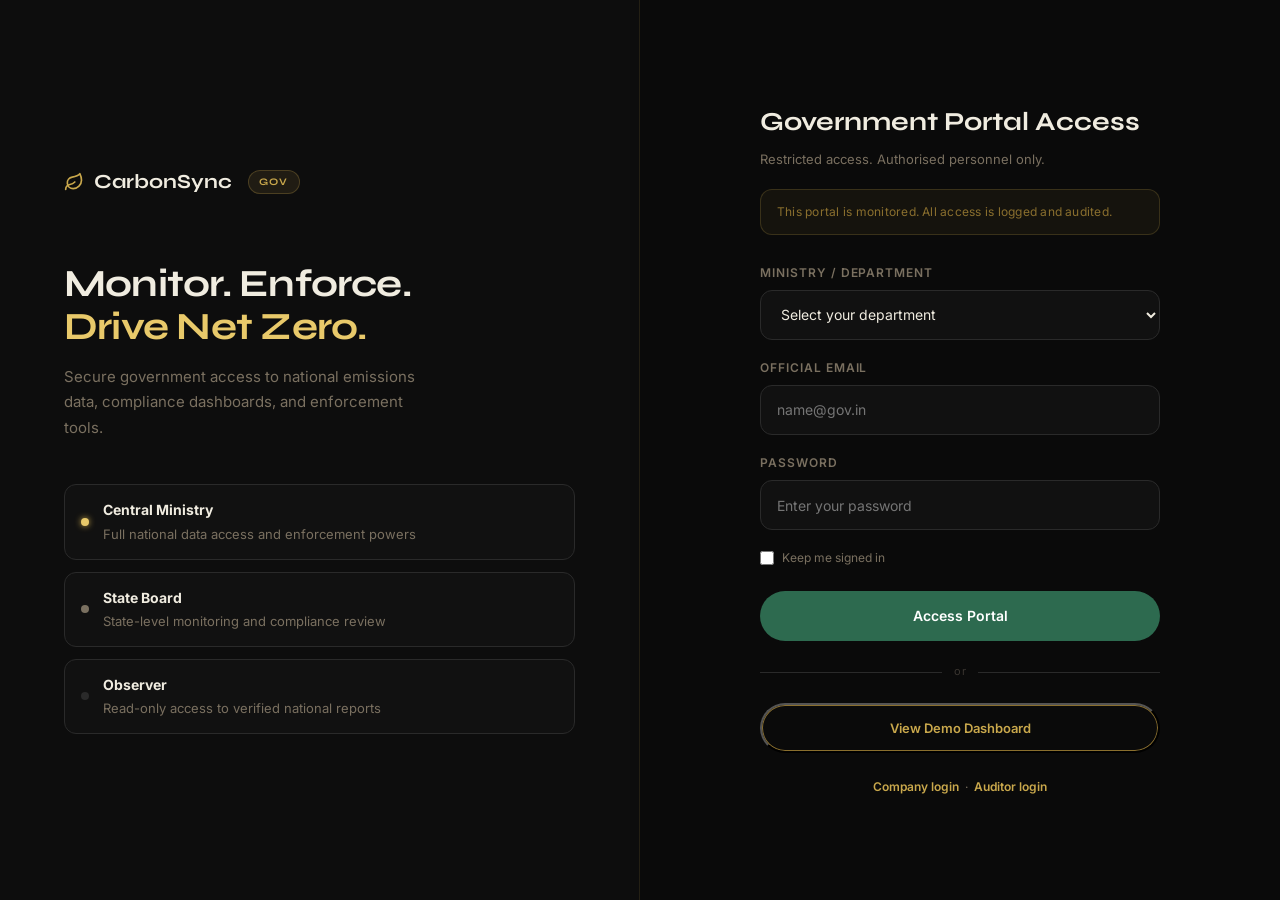
<file: frontend/pages/login-govt.html>
<!DOCTYPE html>
<html lang="en">
<head>
  <meta charset="UTF-8" />
  <meta name="viewport" content="width=device-width, initial-scale=1.0" />
  <title>CarbonSync — Government Portal Access</title>
  <link rel="icon" type="image/svg+xml" href="data:image/svg+xml,%3Csvg xmlns='http://www.w3.org/2000/svg' viewBox='0 0 64 64'%3E%3Crect width='64' height='64' rx='14' fill='%230a0a0a'/%3E%3Crect width='64' height='64' rx='14' fill='none' stroke='%23c9a84c' stroke-width='2' opacity='0.4'/%3E%3Cg transform='translate(13,10) scale(1.58)' stroke='%23c9a84c' stroke-width='1.6' stroke-linecap='round' stroke-linejoin='round' fill='none'%3E%3Cpath d='M11 20A7 7 0 0 1 9.8 6.1C15.5 5 17 4.48 19 2c1 2 2 4.18 2 8 0 5.5-4.78 10-10 10z' fill='%23c9a84c' fill-opacity='0.15'/%3E%3Cpath d='M2 21c0-3 1.85-5.36 5.08-6C9.5 14.52 12 13 13 12'/%3E%3C/g%3E%3C/svg%3E" />
  <link rel="preconnect" href="https://fonts.googleapis.com" />
  <link rel="preconnect" href="https://fonts.gstatic.com" crossorigin />
  <link href="https://fonts.googleapis.com/css2?family=Syne:wght@600;700;800&family=Inter:wght@400;500;600&display=swap" rel="stylesheet" />
  <link rel="stylesheet" href="../styles/variables.css" />
  <link rel="stylesheet" href="../styles/base.css" />
  <link rel="stylesheet" href="../styles/components.css" />
  <style>
    *, *::before, *::after { box-sizing: border-box; margin: 0; padding: 0; }
    body { font-family: var(--font-body); background: var(--color-bg); display: grid; grid-template-columns: 1fr 1fr; min-height: 100vh; }
    .left { background: #0d0d0d; border-right: 1px solid rgba(201,168,76,0.12); display: flex; flex-direction: column; justify-content: center; padding: 64px; }
    .left__logo { display: flex; align-items: center; gap: 10px; font-family: var(--font-display); font-size: 20px; font-weight: 700; color: var(--color-text); margin-bottom: 64px; }
    .left__tag { font-size: 10px; font-weight: 700; text-transform: uppercase; letter-spacing: 0.12em; color: var(--gold); background: rgba(201,168,76,0.1); border: 1px solid rgba(201,168,76,0.25); padding: 3px 10px; border-radius: var(--radius-pill); margin-left: 6px; }
    .left h2 { font-family: var(--font-display); font-size: clamp(26px, 3vw, 40px); font-weight: 700; line-height: 1.12; color: var(--color-text); margin-bottom: 16px; }
    .left h2 em { font-style: normal; color: var(--gold-light); }
    .left > p { font-size: 15px; color: var(--color-text-muted); line-height: 1.7; max-width: 360px; }
    .access-levels { margin-top: 44px; display: flex; flex-direction: column; gap: 12px; }
    .access-item { display: flex; align-items: center; gap: 14px; padding: 14px 16px; background: var(--color-surface); border: 1px solid var(--color-border); border-radius: var(--radius-md); }
    .access-dot { width: 8px; height: 8px; border-radius: 50%; flex-shrink: 0; }
    .access-text { font-size: 13px; color: var(--color-text-muted); }
    .access-text strong { color: var(--color-text); display: block; font-size: 14px; margin-bottom: 2px; }
    .right { display: flex; align-items: center; justify-content: center; padding: 48px; background: var(--color-bg); }
    .form-card { width: 100%; max-width: 400px; }
    .form-card__title { font-family: var(--font-display); font-size: 26px; font-weight: 700; color: var(--color-text); margin-bottom: 6px; }
    .form-card__sub { font-size: 13px; color: var(--color-text-muted); margin-bottom: 20px; }
    .security-notice { background: rgba(201,168,76,0.06); border: 1px solid rgba(201,168,76,0.2); border-radius: var(--radius-md); padding: 12px 16px; font-size: 12px; color: var(--gold-dim); margin-bottom: 28px; letter-spacing: 0.02em; }
    .form-group { margin-bottom: 18px; }
    .form-group label { display: block; font-size: 12px; font-weight: 600; color: var(--color-text-muted); text-transform: uppercase; letter-spacing: 0.08em; margin-bottom: 8px; }
    .form-group input, .form-group select { width: 100%; height: 50px; padding: 0 16px; background: var(--color-surface); border: 1px solid var(--color-border); border-radius: var(--radius-md); font-size: 14px; color: var(--color-text); outline: none; transition: var(--transition); }
    .form-group input:focus, .form-group select:focus { border-color: var(--gold); box-shadow: 0 0 0 3px rgba(201,168,76,0.1); }
    .form-group input.error { border-color: #c97070; }
    .form-group select option { background: var(--color-surface); color: var(--color-text); }
    .field-error { font-size: 11px; color: #c97070; margin-top: 5px; display: none; }
    .form-row { display: flex; justify-content: space-between; align-items: center; margin-bottom: 24px; }
    .remember { display: flex; align-items: center; gap: 8px; font-size: 12px; color: var(--color-text-muted); cursor: pointer; }
    .remember input[type=checkbox] { accent-color: var(--gold); width: 14px; height: 14px; }
    .btn-submit { width: 100%; height: 50px; background: var(--green); color: #fff; border: none; border-radius: var(--radius-pill); font-size: 14px; font-weight: 600; cursor: pointer; transition: var(--transition); display: flex; align-items: center; justify-content: center; gap: 8px; }
    .btn-submit:hover { background: var(--green-light); transform: translateY(-1px); box-shadow: 0 6px 20px rgba(45,106,79,0.3); }
    .btn-submit:disabled { opacity: 0.5; cursor: not-allowed; transform: none; }
    .divider { display: flex; align-items: center; gap: 12px; margin: 22px 0; }
    .divider::before, .divider::after { content: ''; flex: 1; height: 1px; background: var(--color-border); }
    .divider span { font-size: 11px; color: var(--color-text-dim); letter-spacing: 0.06em; }
    .btn-demo { width: 100%; height: 50px; background: transparent; color: var(--gold); border-radius: var(--radius-pill); font-size: 13px; font-weight: 600; cursor: pointer; transition: var(--transition); box-shadow: inset 0 0 0 1px var(--gold-dim); }
    .btn-demo:hover { background: rgba(201,168,76,0.07); box-shadow: inset 0 0 0 1px var(--gold), 0 0 16px rgba(201,168,76,0.1); color: var(--gold-light); }
    .links { text-align: center; margin-top: 22px; font-size: 12px; color: var(--color-text-muted); line-height: 2; }
    .links a { color: var(--gold); font-weight: 600; }
    .links a:hover { color: var(--gold-light); }
    @media(max-width:768px) { body { grid-template-columns: 1fr; } .left { display: none; } .right { padding: 32px 20px; } }
  </style>
</head>
<body>
<div class="left">
  <div class="left__logo">
    <svg width="20" height="20" viewBox="0 0 24 24" fill="none" stroke="currentColor" stroke-width="2" stroke-linecap="round" stroke-linejoin="round" style="color:var(--gold);"><path d="M11 20A7 7 0 0 1 9.8 6.1C15.5 5 17 4.48 19 2c1 2 2 4.18 2 8 0 5.5-4.78 10-10 10z"/><path d="M2 21c0-3 1.85-5.36 5.08-6C9.5 14.52 12 13 13 12"/></svg>
    CarbonSync <span class="left__tag">Gov</span>
  </div>
  <h2>Monitor. Enforce.<br /><em>Drive Net Zero.</em></h2>
  <p>Secure government access to national emissions data, compliance dashboards, and enforcement tools.</p>
  <div class="access-levels">
    <div class="access-item">
      <div class="access-dot" style="background:var(--gold-light);box-shadow:0 0 6px var(--gold);"></div>
      <div class="access-text"><strong>Central Ministry</strong>Full national data access and enforcement powers</div>
    </div>
    <div class="access-item">
      <div class="access-dot" style="background:var(--color-text-muted);"></div>
      <div class="access-text"><strong>State Board</strong>State-level monitoring and compliance review</div>
    </div>
    <div class="access-item">
      <div class="access-dot" style="background:var(--color-border);"></div>
      <div class="access-text"><strong>Observer</strong>Read-only access to verified national reports</div>
    </div>
  </div>
</div>
<div class="right">
  <div class="form-card">
    <div class="form-card__title">Government Portal Access</div>
    <div class="form-card__sub">Restricted access. Authorised personnel only.</div>
    <div class="security-notice">This portal is monitored. All access is logged and audited.</div>
    <form id="login-form" novalidate>
      <div class="form-group">
        <label>Ministry / Department</label>
        <select id="ministry">
          <option value="">Select your department</option>
          <option>Ministry of Environment, Forest &amp; Climate Change</option>
          <option>Central Pollution Control Board</option>
          <option>Maharashtra Pollution Control Board</option>
          <option>Gujarat Pollution Control Board</option>
          <option>Bureau of Energy Efficiency</option>
          <option>Other State Board</option>
        </select>
        <div class="field-error" id="min-err">Please select your department.</div>
      </div>
      <div class="form-group">
        <label>Official Email</label>
        <input type="email" id="email" placeholder="name@gov.in" />
        <div class="field-error" id="email-err">Please enter a valid email.</div>
      </div>
      <div class="form-group">
        <label>Password</label>
        <input type="password" id="password" placeholder="Enter your password" />
        <div class="field-error" id="pass-err">Password required.</div>
      </div>
      <div class="form-row">
        <label class="remember"><input type="checkbox" /> Keep me signed in</label>
      </div>
      <button type="submit" class="btn-submit" id="submit-btn">Access Portal</button>
    </form>
    <div class="divider"><span>or</span></div>
    <button class="btn-demo" onclick="fillDemo()">View Demo Dashboard</button>
    <div class="links">
      <a href="login-company.html">Company login</a> &nbsp;·&nbsp; <a href="login-auditor.html">Auditor login</a>
    </div>
  </div>
</div>
<div class="toast" id="toast"></div>
<script>
  function toast(msg) {
    const t = document.getElementById('toast');
    t.textContent = msg; t.classList.add('show');
    setTimeout(() => t.classList.remove('show'), 3000);
  }
  document.getElementById('login-form').addEventListener('submit', function(e) {
    e.preventDefault();
    const min   = document.getElementById('ministry');
    const email = document.getElementById('email');
    const pass  = document.getElementById('password');
    let ok = true;
    if (!min.value) { document.getElementById('min-err').style.display='block'; ok=false; } else { document.getElementById('min-err').style.display='none'; }
    if (!email.value || !/\S+@\S+\.\S+/.test(email.value)) { email.classList.add('error'); document.getElementById('email-err').style.display='block'; ok=false; } else { email.classList.remove('error'); document.getElementById('email-err').style.display='none'; }
    if (!pass.value) { pass.classList.add('error'); document.getElementById('pass-err').style.display='block'; ok=false; } else { pass.classList.remove('error'); document.getElementById('pass-err').style.display='none'; }
    if (!ok) return;
    const btn = document.getElementById('submit-btn');
    btn.disabled = true;
    btn.innerHTML = '<div class="spinner"></div> Authenticating...';
    setTimeout(() => { window.location.href = 'government.html'; }, 1600);
  });
  function fillDemo() {
    document.getElementById('ministry').value = 'Ministry of Environment, Forest & Climate Change';
    document.getElementById('email').value = 'demo@moefcc.gov.in';
    document.getElementById('password').value = 'demo1234';
    toast('Demo credentials filled — click Access Portal');
  }
</script>
</body>
</html>
</file>
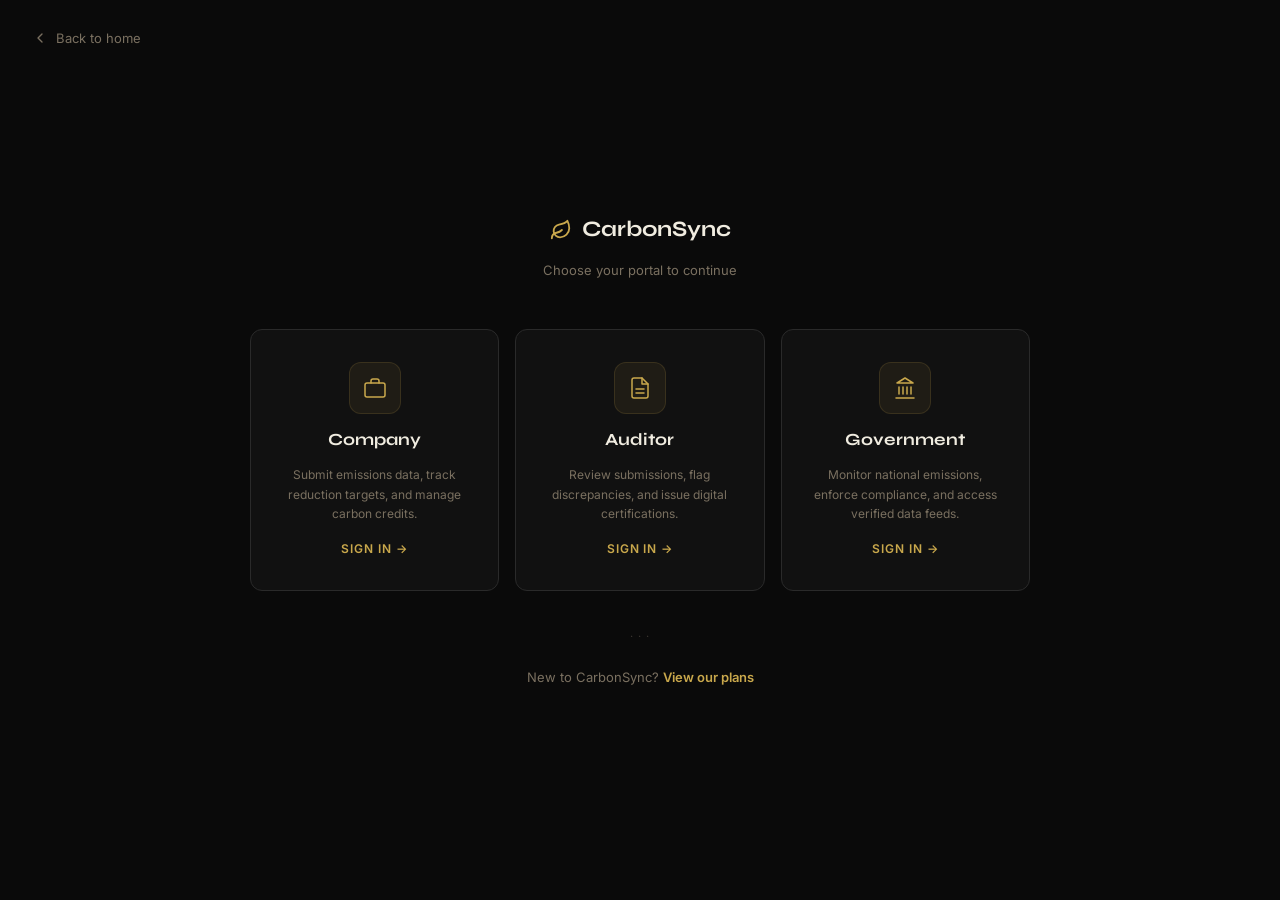
<file: frontend/pages/login.html>
<!DOCTYPE html>
<html lang="en">
<head>
  <meta charset="UTF-8" />
  <meta name="viewport" content="width=device-width, initial-scale=1.0" />
  <title>CarbonSync — Sign In</title>
  <link rel="preconnect" href="https://fonts.googleapis.com" />
  <link rel="preconnect" href="https://fonts.gstatic.com" crossorigin />
  <link href="https://fonts.googleapis.com/css2?family=Syne:wght@600;700;800&family=Inter:wght@400;500;600&display=swap" rel="stylesheet" />
  <link rel="stylesheet" href="../styles/variables.css" />
  <link rel="stylesheet" href="../styles/base.css" />
  <link rel="stylesheet" href="../styles/components.css" />
  <style>
    *, *::before, *::after { box-sizing: border-box; margin: 0; padding: 0; }
    body { font-family: var(--font-body); background: var(--color-bg); min-height: 100vh; display: flex; flex-direction: column; align-items: center; justify-content: center; padding: 40px 20px; }

    .back-link { position: fixed; top: 28px; left: 32px; display: flex; align-items: center; gap: 8px; font-size: 13px; color: var(--color-text-muted); transition: var(--transition); }
    .back-link:hover { color: var(--gold); }
    .back-link svg { width: 16px; height: 16px; }

    .logo { display: flex; align-items: center; gap: 10px; font-family: var(--font-display); font-size: 22px; font-weight: 700; color: var(--color-text); margin-bottom: 12px; }
    .tagline { font-size: 13px; color: var(--color-text-muted); margin-bottom: 48px; text-align: center; }

    .portal-grid { display: grid; grid-template-columns: repeat(3, 1fr); gap: 16px; width: 100%; max-width: 780px; }

    .portal-card {
      background: var(--color-surface);
      border: 1px solid var(--color-border);
      border-radius: var(--radius-md);
      padding: 32px 24px;
      text-align: center;
      cursor: pointer;
      transition: var(--transition);
      position: relative;
      overflow: hidden;
      text-decoration: none;
      display: flex;
      flex-direction: column;
      align-items: center;
      gap: 12px;
    }
    .portal-card::before {
      content: '';
      position: absolute;
      top: 0; left: 0; right: 0;
      height: 2px;
      background: linear-gradient(90deg, transparent, var(--gold), transparent);
      opacity: 0;
      transition: opacity 0.3s;
    }
    .portal-card:hover { border-color: rgba(201,168,76,0.3); transform: translateY(-5px); box-shadow: var(--shadow-hover); }
    .portal-card:hover::before { opacity: 1; }

    .portal-card__icon {
      width: 52px; height: 52px;
      background: rgba(201,168,76,0.08);
      border: 1px solid rgba(201,168,76,0.15);
      border-radius: var(--radius-md);
      display: flex; align-items: center; justify-content: center;
      color: var(--gold);
    }
    .portal-card__icon svg { width: 24px; height: 24px; }
    .portal-card__title { font-family: var(--font-display); font-size: 17px; font-weight: 700; color: var(--color-text); }
    .portal-card__desc { font-size: 12px; color: var(--color-text-muted); line-height: 1.6; }
    .portal-card__cta { font-size: 12px; font-weight: 600; letter-spacing: 0.08em; text-transform: uppercase; color: var(--gold); margin-top: 4px; }

    .divider-text { font-size: 11px; color: var(--color-text-dim); letter-spacing: 0.1em; text-transform: uppercase; margin: 36px 0 20px; }

    .admin-link { font-size: 13px; color: var(--color-text-muted); }
    .admin-link a { color: var(--gold); font-weight: 600; }
    .admin-link a:hover { color: var(--gold-light); }

    @media(max-width: 640px) {
      .portal-grid { grid-template-columns: 1fr; max-width: 360px; }
    }
  </style>
</head>
<body>

<a href="../index.html" class="back-link">
  <svg viewBox="0 0 24 24" fill="none" stroke="currentColor" stroke-width="2" stroke-linecap="round" stroke-linejoin="round"><polyline points="15 18 9 12 15 6"/></svg>
  Back to home
</a>

<div class="logo">
  <svg width="22" height="22" viewBox="0 0 24 24" fill="none" stroke="currentColor" stroke-width="2" stroke-linecap="round" stroke-linejoin="round" style="color:var(--gold);">
    <path d="M11 20A7 7 0 0 1 9.8 6.1C15.5 5 17 4.48 19 2c1 2 2 4.18 2 8 0 5.5-4.78 10-10 10z"/>
    <path d="M2 21c0-3 1.85-5.36 5.08-6C9.5 14.52 12 13 13 12"/>
  </svg>
  CarbonSync
</div>
<p class="tagline">Choose your portal to continue</p>

<div class="portal-grid">

  <!-- Company -->
  <a href="login-company.html" class="portal-card">
    <div class="portal-card__icon">
      <svg viewBox="0 0 24 24" fill="none" stroke="currentColor" stroke-width="1.5" stroke-linecap="round" stroke-linejoin="round"><rect x="2" y="7" width="20" height="14" rx="2"/><path d="M16 7V5a2 2 0 0 0-2-2h-4a2 2 0 0 0-2 2v2"/></svg>
    </div>
    <div class="portal-card__title">Company</div>
    <div class="portal-card__desc">Submit emissions data, track reduction targets, and manage carbon credits.</div>
    <div class="portal-card__cta">Sign In →</div>
  </a>

  <!-- Auditor -->
  <a href="login-auditor.html" class="portal-card">
    <div class="portal-card__icon">
      <svg viewBox="0 0 24 24" fill="none" stroke="currentColor" stroke-width="1.5" stroke-linecap="round" stroke-linejoin="round"><path d="M14 2H6a2 2 0 0 0-2 2v16a2 2 0 0 0 2 2h12a2 2 0 0 0 2-2V8z"/><polyline points="14 2 14 8 20 8"/><line x1="16" y1="13" x2="8" y2="13"/><line x1="16" y1="17" x2="8" y2="17"/></svg>
    </div>
    <div class="portal-card__title">Auditor</div>
    <div class="portal-card__desc">Review submissions, flag discrepancies, and issue digital certifications.</div>
    <div class="portal-card__cta">Sign In →</div>
  </a>

  <!-- Government -->
  <a href="login-govt.html" class="portal-card">
    <div class="portal-card__icon">
      <svg viewBox="0 0 24 24" fill="none" stroke="currentColor" stroke-width="1.5" stroke-linecap="round" stroke-linejoin="round"><line x1="3" y1="22" x2="21" y2="22"/><line x1="6" y1="18" x2="6" y2="11"/><line x1="10" y1="18" x2="10" y2="11"/><line x1="14" y1="18" x2="14" y2="11"/><line x1="18" y1="18" x2="18" y2="11"/><polygon points="12 2 20 7 4 7"/></svg>
    </div>
    <div class="portal-card__title">Government</div>
    <div class="portal-card__desc">Monitor national emissions, enforce compliance, and access verified data feeds.</div>
    <div class="portal-card__cta">Sign In →</div>
  </a>

</div>

<p class="divider-text">· · ·</p>
<p class="admin-link">New to CarbonSync? <a href="#services" onclick="window.location='../index.html#services'">View our plans</a></p>

</body>
</html>
</file>
<file: frontend/styles/variables.css>
/* ============================================================
   CarbonSync — Monochromatic Black & Gold Design System
   ============================================================ */
:root {
  /* ── Core palette ── */
  --color-bg:            #0a0a0a;   /* near-black page background */
  --color-surface:       #111111;   /* card / panel surface */
  --color-surface-2:     #1a1a1a;   /* elevated surface */
  --color-border:        #2a2a2a;   /* subtle dividers */

  /* ── Gold palette ── */
  --gold:                #c9a84c;   /* base gold */
  --gold-light:          #e8c96a;   /* highlight gold */
  --gold-dim:            #8a6f2e;   /* muted gold */
  --gold-glow:           rgba(201,168,76,0.18);  /* glow fill */

  /* ── Glossy gold border gradient ── */
  --gold-border: linear-gradient(135deg, #e8c96a 0%, #c9a84c 40%, #8a6f2e 60%, #c9a84c 80%, #e8c96a 100%);

  /* ── Green (accent only — sparingly) ── */
  --green:               #2d6a4f;
  --green-light:         #52a87a;

  /* ── Text ── */
  --color-text:          #f0ece0;   /* warm off-white */
  --color-text-muted:    #7a7060;   /* muted warm grey */
  --color-text-dim:      #3a3530;   /* very dim */

  /* ── Spacing ── */
  --space-xs:  8px;
  --space-sm:  16px;
  --space-md:  32px;
  --space-lg:  64px;
  --space-xl:  120px;
  --space-2xl: 180px;

  /* ── Radius ── */
  --radius-sm:   6px;
  --radius-md:   12px;
  --radius-lg:   24px;
  --radius-pill: 999px;

  /* ── Typography ── */
  --font-display: 'Syne', sans-serif;
  --font-body:    'Inter', sans-serif;

  /* ── Elevation ── */
  --shadow-soft:  0 2px 20px rgba(0,0,0,0.6);
  --shadow-gold:  0 0 24px rgba(201,168,76,0.12);
  --shadow-hover: 0 8px 40px rgba(0,0,0,0.8), 0 0 20px rgba(201,168,76,0.1);

  /* ── Motion ── */
  --transition: all 0.26s cubic-bezier(0.4, 0, 0.2, 1);
}
</file>
<file: frontend/styles/base.css>
/* ============================================================
   Base — reset, typography, global defaults
   ============================================================ */
*, *::before, *::after { box-sizing: border-box; margin: 0; padding: 0; }

html { scroll-behavior: smooth; -webkit-text-size-adjust: 100%; }

body {
  font-family: var(--font-body);
  background-color: var(--color-bg);
  color: var(--color-text);
  line-height: 1.6;
  -webkit-font-smoothing: antialiased;
  -moz-osx-font-smoothing: grayscale;
}

h1 {
  font-family: var(--font-display);
  font-size: clamp(48px, 6vw, 80px);
  font-weight: 700;
  line-height: 1.08;
  letter-spacing: -0.025em;
  color: var(--color-text);
}
h2 {
  font-family: var(--font-display);
  font-size: clamp(30px, 4vw, 52px);
  font-weight: 600;
  line-height: 1.15;
  letter-spacing: -0.02em;
  color: var(--color-text);
}
h3 { font-size: 20px; font-weight: 600; color: var(--color-text); line-height: 1.3; }
h4 { font-size: 16px; font-weight: 600; color: var(--color-text); }
p  { font-size: 16px; line-height: 1.7; color: var(--color-text-muted); }

a { color: inherit; text-decoration: none; transition: var(--transition); }
img, svg, video { display: block; max-width: 100%; }
ul { list-style: none; }
input, button, textarea, select { font: inherit; }

:focus-visible {
  outline: 1px solid var(--gold);
  outline-offset: 3px;
  border-radius: var(--radius-sm);
}

/* ── Gold glossy border utility ── */
.gold-border {
  position: relative;
  border-radius: var(--radius-md);
}
.gold-border::before {
  content: '';
  position: absolute;
  inset: 0;
  border-radius: inherit;
  padding: 1px;
  background: var(--gold-border);
  -webkit-mask: linear-gradient(#fff 0 0) content-box, linear-gradient(#fff 0 0);
  -webkit-mask-composite: xor;
  mask-composite: exclude;
  pointer-events: none;
}

/* ── Section label pill ── */
.section-label {
  display: inline-flex;
  align-items: center;
  margin-bottom: var(--space-sm);
}
.section-label span {
  font-size: 10px;
  font-weight: 600;
  text-transform: uppercase;
  letter-spacing: 0.18em;
  color: var(--gold);
  padding: 4px 14px;
  border-radius: var(--radius-pill);
  background: rgba(201,168,76,0.08);
  border: 1px solid rgba(201,168,76,0.25);
}
</file>
<file: frontend/styles/layout.css>
/* ============================================================
   Layout — container, sections, grid utilities
   ============================================================ */

/* --- Container --- */
.container {
  width: 100%;
  max-width: 1140px;
  margin: 0 auto;
  padding: 0 5vw;
}

/* --- Sections --- */
.section {
  padding: var(--space-xl) 0;
}
.section--alt {
  background: var(--color-surface);
}

/* --- Flex utilities --- */
.flex         { display: flex; }
.flex-center  { display: flex; align-items: center; justify-content: center; }
.flex-between { display: flex; align-items: center; justify-content: space-between; }
.flex-col     { display: flex; flex-direction: column; }

/* --- Grid utilities --- */
.grid-2 {
  display: grid;
  grid-template-columns: repeat(2, 1fr);
  gap: var(--space-md);
}
.grid-3 {
  display: grid;
  grid-template-columns: repeat(3, 1fr);
  gap: var(--space-md);
}

/* --- Responsive --- */
@media (max-width: 1024px) {
  .grid-3 { grid-template-columns: repeat(2, 1fr); }
}

@media (max-width: 768px) {
  .grid-2,
  .grid-3 { grid-template-columns: 1fr; }

  .section { padding: var(--space-lg) 0; }

  .container { padding: 0 var(--space-sm); }
}

@media (max-width: 480px) {
  .section { padding: var(--space-md) 0; }
}
</file>
<file: frontend/styles/components.css>
/* ============================================================
   Components — buttons, cards, navbar, inputs, reveals
   ============================================================ */

/* ── Primary button — green, used sparingly ── */
.btn-primary {
  display: inline-flex;
  align-items: center;
  justify-content: center;
  gap: 8px;
  padding: 14px 36px;
  background: var(--green);
  color: #fff;
  font-size: 14px;
  font-weight: 600;
  letter-spacing: 0.04em;
  border: none;
  border-radius: var(--radius-pill);
  cursor: pointer;
  transition: var(--transition);
  white-space: nowrap;
}
.btn-primary:hover {
  background: var(--green-light);
  transform: translateY(-2px);
  box-shadow: 0 6px 24px rgba(45,106,79,0.35);
}

/* ── Ghost button — gold outline, glossy ── */
.btn-ghost {
  display: inline-flex;
  align-items: center;
  justify-content: center;
  gap: 8px;
  padding: 13px 36px;
  background: transparent;
  color: var(--gold-light);
  font-size: 14px;
  font-weight: 600;
  letter-spacing: 0.04em;
  border-radius: var(--radius-pill);
  cursor: pointer;
  transition: var(--transition);
  white-space: nowrap;
  position: relative;
  /* Glossy gold border via box-shadow layering */
  box-shadow:
    inset 0 0 0 1px var(--gold),
    0 0 12px rgba(201,168,76,0.08);
}
.btn-ghost:hover {
  background: rgba(201,168,76,0.08);
  color: #fff;
  box-shadow:
    inset 0 0 0 1px var(--gold-light),
    0 0 20px rgba(201,168,76,0.2);
}

/* ── Card ── */
.card {
  background: var(--color-surface);
  border-radius: var(--radius-md);
  padding: 32px;
  box-shadow: var(--shadow-soft);
  transition: var(--transition);
  position: relative;
  /* Subtle gold border */
  border: 1px solid var(--color-border);
}
.card::after {
  content: '';
  position: absolute;
  inset: 0;
  border-radius: inherit;
  padding: 1px;
  background: linear-gradient(135deg, rgba(201,168,76,0.3) 0%, transparent 50%, rgba(201,168,76,0.15) 100%);
  -webkit-mask: linear-gradient(#fff 0 0) content-box, linear-gradient(#fff 0 0);
  -webkit-mask-composite: xor;
  mask-composite: exclude;
  pointer-events: none;
  opacity: 0;
  transition: opacity 0.3s ease;
}
.card:hover {
  transform: translateY(-4px);
  box-shadow: var(--shadow-hover);
  border-color: rgba(201,168,76,0.2);
}
.card:hover::after { opacity: 1; }

/* ── Navbar ── */
.navbar {
  position: fixed;
  top: 0;
  left: 0;
  right: 0;
  z-index: 100;
  height: 64px;
  display: flex;
  align-items: center;
  /* fully transparent on load — hero shows through */
  background: transparent;
  border-bottom: 1px solid transparent;
  transition: background 0.45s cubic-bezier(0.4, 0, 0.2, 1),
              border-color 0.45s cubic-bezier(0.4, 0, 0.2, 1),
              box-shadow 0.45s cubic-bezier(0.4, 0, 0.2, 1);
}
.navbar--scrolled {
  background: rgba(10,10,10,0.96);
  backdrop-filter: blur(18px);
  -webkit-backdrop-filter: blur(18px);
  border-bottom-color: rgba(201,168,76,0.15);
  box-shadow: 0 1px 0 rgba(201,168,76,0.08);
}
.navbar__logo {
  font-family: var(--font-display);
  font-size: 18px;
  font-weight: 700;
  color: var(--color-text);
  letter-spacing: -0.01em;
}
.navbar__links { display: flex; align-items: center; gap: var(--space-md); }
.navbar__links a { font-size: 13px; font-weight: 500; color: var(--color-text-muted); letter-spacing: 0.02em; }
.navbar__links a:hover { color: var(--gold-light); }

/* ── Input ── */
.input {
  height: 52px;
  width: 100%;
  padding: 0 20px;
  background: var(--color-surface-2);
  border: 1px solid var(--color-border);
  border-radius: var(--radius-md);
  font-size: 14px;
  color: var(--color-text);
  outline: none;
  transition: var(--transition);
}
.input:focus {
  border-color: var(--gold);
  box-shadow: 0 0 0 3px rgba(201,168,76,0.1), 0 0 12px rgba(201,168,76,0.08);
}
.input::placeholder { color: var(--color-text-dim); }

/* ── Eyebrow ── */
.eyebrow {
  display: inline-block;
  font-size: 10px;
  font-weight: 600;
  text-transform: uppercase;
  letter-spacing: 0.18em;
  color: var(--gold);
  margin-bottom: var(--space-sm);
}

/* ── Scroll-reveal ── */
.reveal {
  opacity: 0;
  transform: translateY(20px);
  transition: opacity 0.65s cubic-bezier(0.4,0,0.2,1), transform 0.65s cubic-bezier(0.4,0,0.2,1);
}
.reveal.visible { opacity: 1; transform: translateY(0); }
.reveal--delay-1 { transition-delay: 0.1s; }
.reveal--delay-2 { transition-delay: 0.2s; }
.reveal--delay-3 { transition-delay: 0.3s; }

/* ── Gold divider ── */
.gold-line {
  width: 40px;
  height: 1px;
  background: linear-gradient(90deg, transparent, var(--gold), transparent);
  margin: var(--space-sm) 0;
}

/* ── Status pills — monochrome ── */
.pill {
  display: inline-flex;
  align-items: center;
  gap: 5px;
  padding: 3px 10px;
  border-radius: var(--radius-pill);
  font-size: 11px;
  font-weight: 600;
  letter-spacing: 0.04em;
}
.pill-gold   { background: rgba(201,168,76,0.12); color: var(--gold-light); border: 1px solid rgba(201,168,76,0.25); }
.pill-dim    { background: rgba(255,255,255,0.05); color: var(--color-text-muted); border: 1px solid var(--color-border); }
.pill-green  { background: rgba(45,106,79,0.15); color: #52a87a; border: 1px solid rgba(45,106,79,0.3); }
.pill-red    { background: rgba(180,50,50,0.12); color: #c97070; border: 1px solid rgba(180,50,50,0.25); }
.pill-dot    { width: 5px; height: 5px; border-radius: 50%; background: currentColor; }

/* ── Toast ── */
.toast {
  position: fixed;
  bottom: 28px;
  right: 28px;
  background: var(--color-surface-2);
  color: var(--color-text);
  border: 1px solid rgba(201,168,76,0.3);
  padding: 12px 20px;
  border-radius: var(--radius-md);
  font-size: 13px;
  font-weight: 500;
  transform: translateY(60px);
  opacity: 0;
  transition: all 0.32s cubic-bezier(0.4,0,0.2,1);
  z-index: 999;
  box-shadow: 0 0 20px rgba(201,168,76,0.1);
}
.toast.show { transform: translateY(0); opacity: 1; }

/* ── Spinner ── */
.spinner {
  width: 16px;
  height: 16px;
  border: 2px solid rgba(255,255,255,0.15);
  border-top-color: var(--gold-light);
  border-radius: 50%;
  animation: spin 0.7s linear infinite;
}
@keyframes spin { to { transform: rotate(360deg); } }

/* ============================================================
   Responsive overrides
   ============================================================ */

/* ── Navbar mobile ── */
.navbar__links { display: flex; align-items: center; gap: var(--space-md); }
.navbar__hamburger {
  display: none;
  flex-direction: column;
  gap: 5px;
  cursor: pointer;
  padding: 4px;
  background: none;
  border: none;
}
.navbar__hamburger span {
  display: block;
  width: 22px;
  height: 1.5px;
  background: var(--color-text);
  border-radius: 2px;
  transition: var(--transition);
}

/* Mobile nav drawer */
.navbar__drawer {
  display: none;
  position: fixed;
  top: 64px;
  left: 0;
  right: 0;
  background: rgba(10,10,10,0.98);
  backdrop-filter: blur(16px);
  border-bottom: 1px solid rgba(201,168,76,0.15);
  padding: var(--space-sm) var(--space-sm) var(--space-md);
  z-index: 99;
  flex-direction: column;
  gap: 4px;
}
.navbar__drawer.open { display: flex; }
.navbar__drawer a {
  display: block;
  padding: 12px 16px;
  font-size: 15px;
  font-weight: 500;
  color: var(--color-text-muted);
  border-radius: var(--radius-sm);
  transition: var(--transition);
}
.navbar__drawer a:hover { color: var(--gold-light); background: rgba(201,168,76,0.06); }
.navbar__drawer .btn-primary {
  margin-top: 8px;
  width: 100%;
  justify-content: center;
}

@media (max-width: 768px) {
  .navbar__links { display: none; }
  .navbar__hamburger { display: flex; }

  /* Buttons — smaller on mobile */
  .btn-primary, .btn-ghost {
    padding: 12px 24px;
    font-size: 13px;
  }

  /* Cards */
  .card { padding: 22px; }

  /* Input */
  .input { height: 48px; font-size: 15px; }
}

@media (max-width: 480px) {
  .btn-primary, .btn-ghost {
    padding: 11px 20px;
    font-size: 13px;
  }
}
</file>
